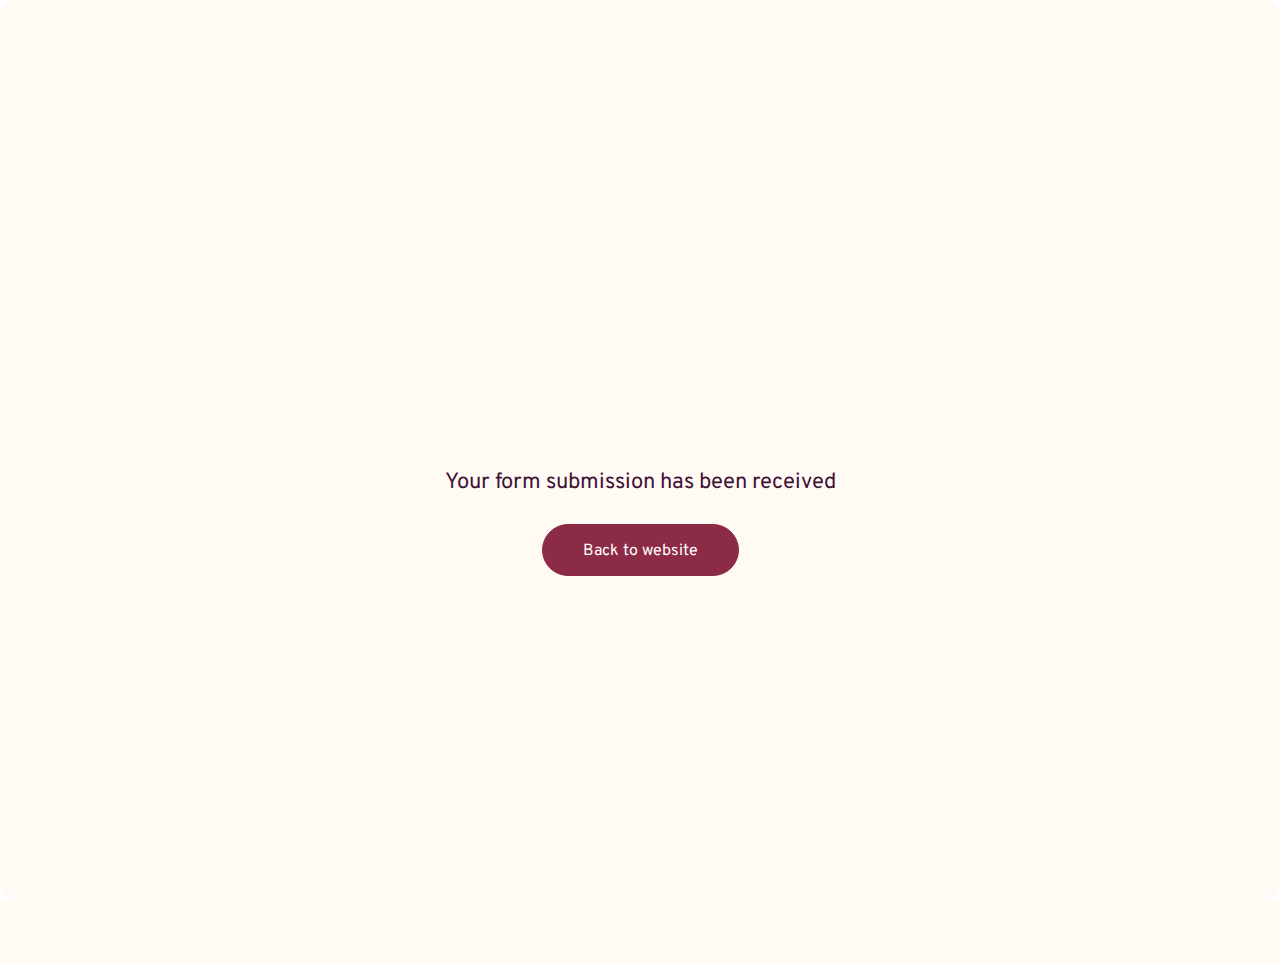
<file: contact/index.html>
<!doctype html>
<html lang="en">

<head>
	<title>Thank you!</title>
	<meta charset="UTF-8" />
	<link rel="stylesheet" href="../css/style.min.css" />
	<meta name="robots" content="noindex, nofollow" />
	<style>
		body {
			opacity: 0;
		}
	</style>
	<meta name="viewport" content="width=device-width, initial-scale=1.0" />
</head>

<body>
	<div class="wrapper">
		<header class="header"></header>
		<main class="page">
			<div class="page__seccess seccess">
				<div class="seccess__container seccess__container--center seccess__container--white">
					<h1 class="title title--seccess">Thank You!</h1>
					<div class="label label label--seccess">
						Your form submission has been received
					</div>
					<a data-watch class="button button--br" href="../index.html/">Back to website</a>
				</div>
			</div>
		</main>
		<footer class="footer"></footer>
	</div>
	<script src="../js/app.min.js"></script>
</body>

</html>
</file>
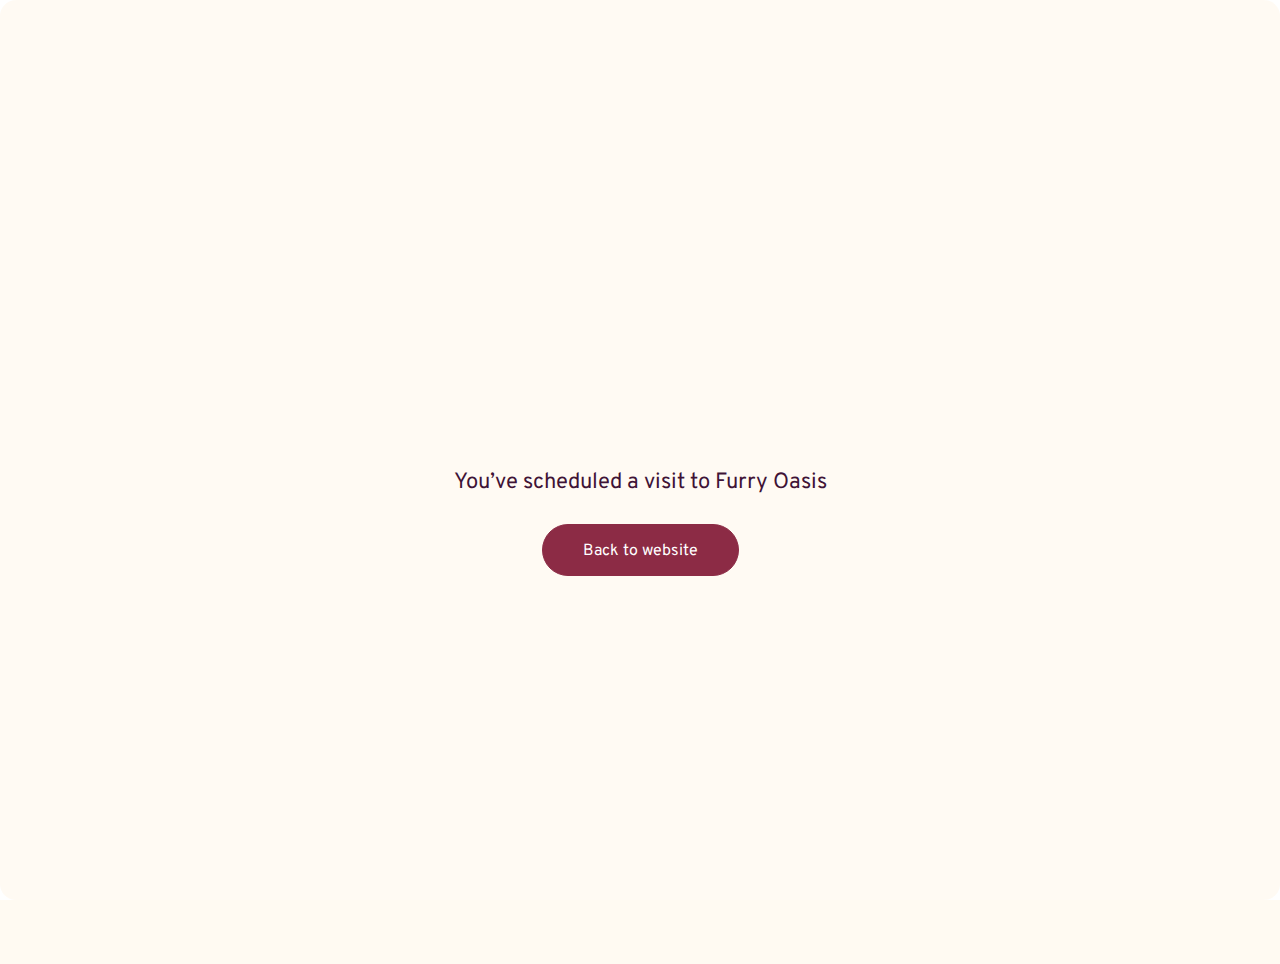
<file: schedule/index.html>
<!doctype html>
<html lang="en">

<head>
	<title>Thank you!</title>
	<meta charset="UTF-8" />
	<link rel="stylesheet" href="../css/style.min.css" />
	<meta name="robots" content="noindex, nofollow" />
	<style>
		body {
			opacity: 0;
		}
	</style>
	<meta name="viewport" content="width=device-width, initial-scale=1.0" />
</head>

<body>
	<div class="wrapper">
		<header class="header"></header>
		<main class="page">
			<div class="page__seccess seccess">
				<div class="seccess__container seccess__container--center seccess__container--white">
					<h1 class="title title--seccess">Thank You!</h1>
					<div class="label label label--seccess">
						You’ve scheduled a visit to Furry Oasis
					</div>
					<a data-watch class="button button--br" href="../index.html/">Back to website</a>
				</div>
			</div>
		</main>
		<footer class="footer"></footer>
	</div>
	<script src="../js/app.min.js"></script>
</body>

</html>
</file>
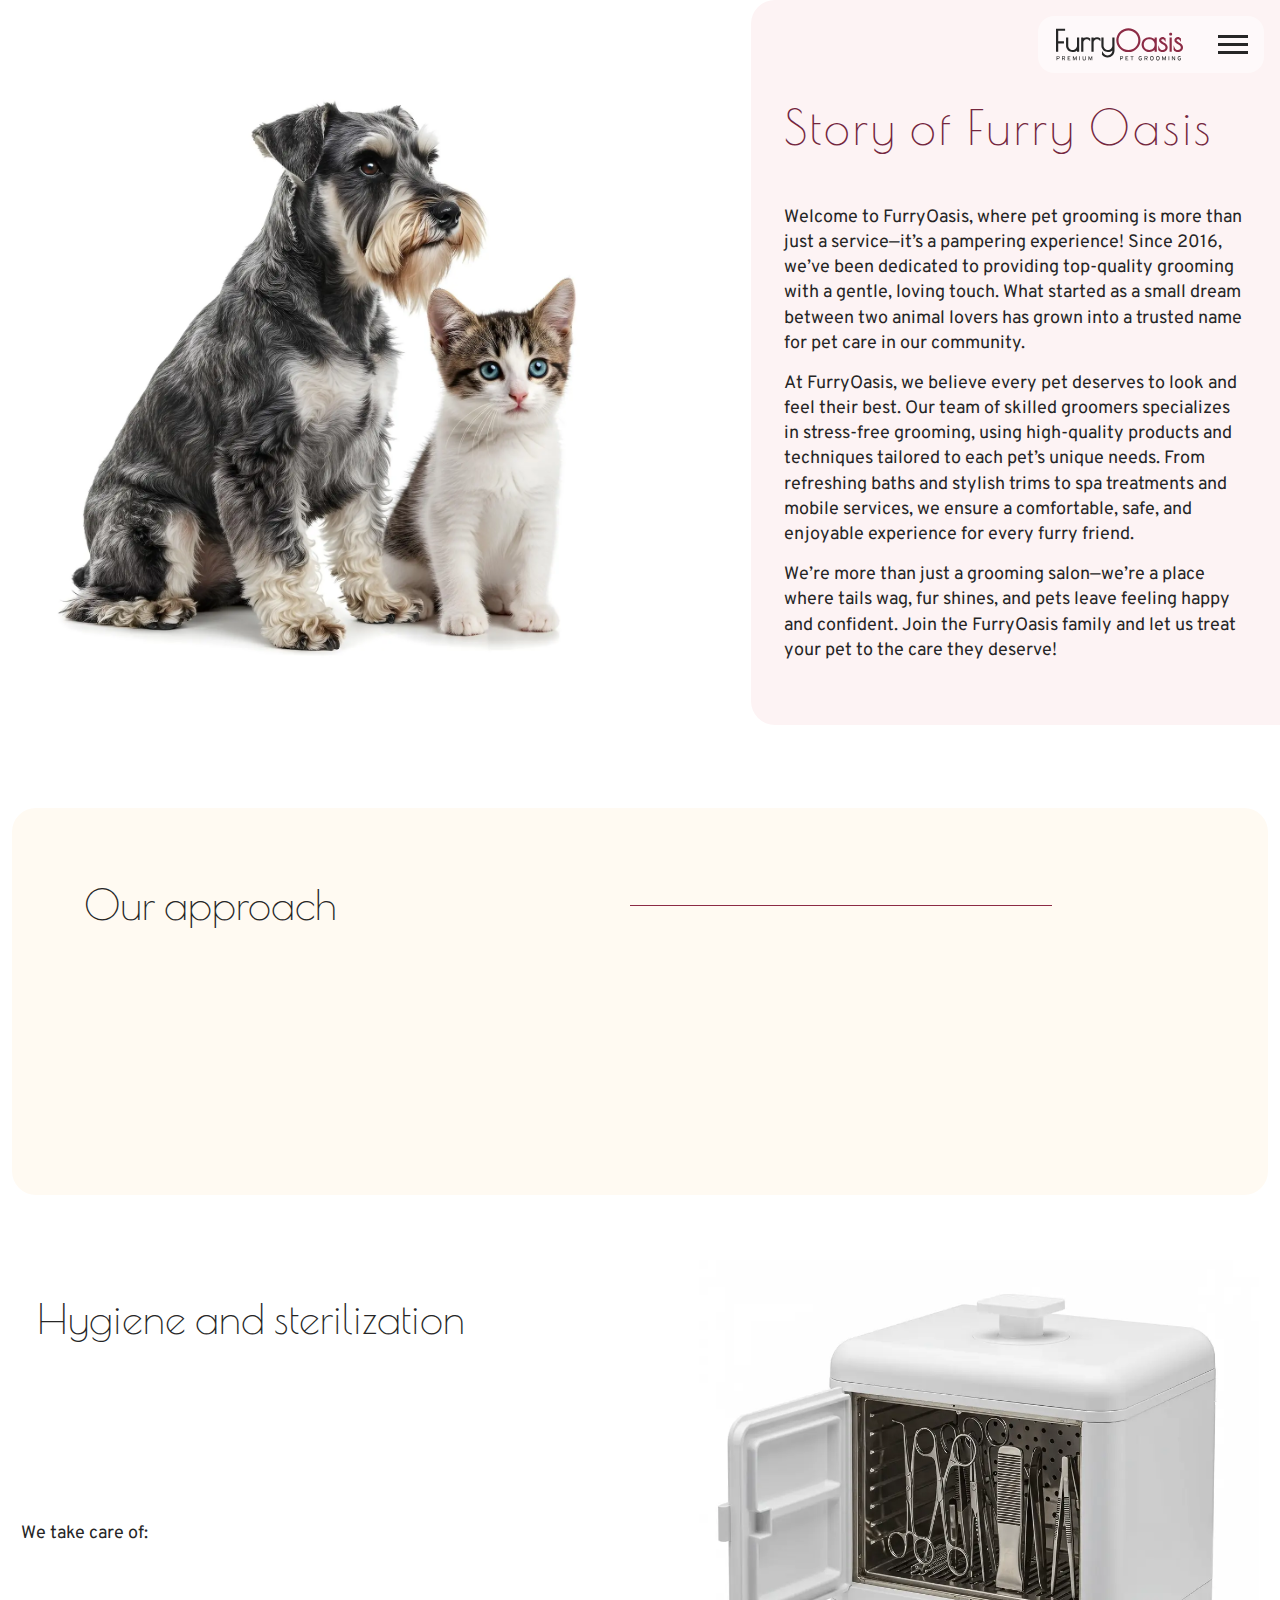
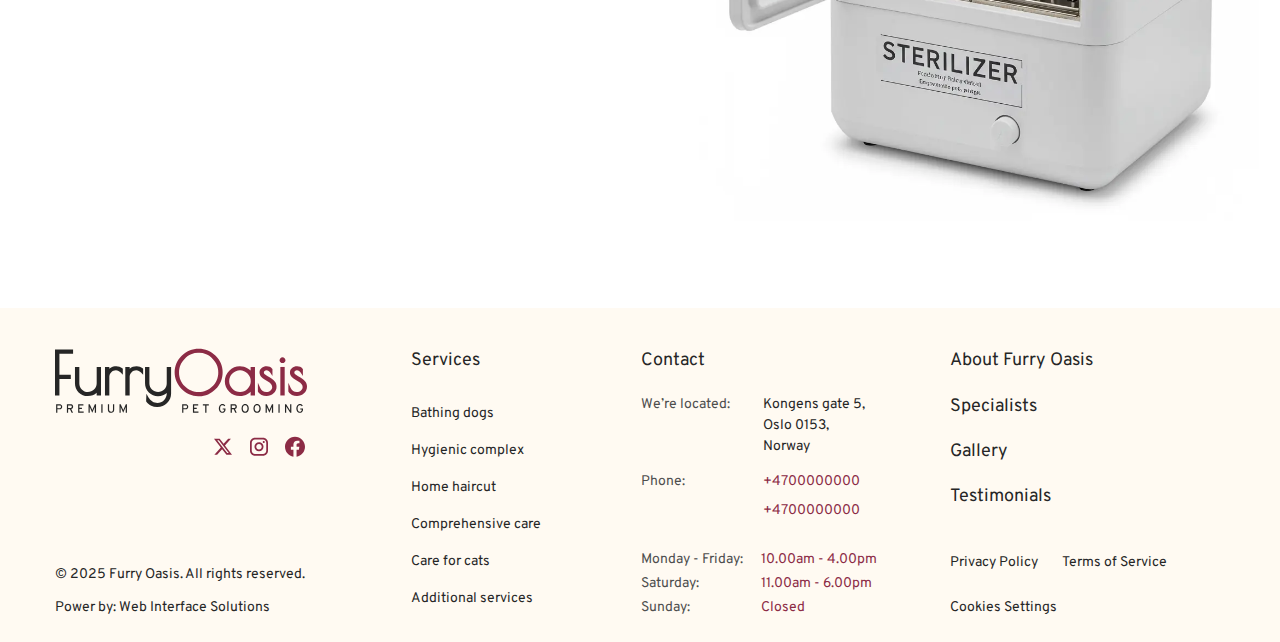
<file: about.html>
<!doctype html>
<html lang="en">

<head>
	<script async src="https://www.googletagmanager.com/gtag/js?id=G-Z068Y1ZDXC&_v=20250318161811"></script>
	<script>
		window.dataLayer = window.dataLayer || [];

		function gtag() {
			dataLayer.push(arguments);
		}
		gtag("js", new Date());

		gtag("config", "G-Z068Y1ZDXC");
	</script>
	<meta charset="UTF-8">
	<meta name="viewport" content="width=device-width, initial-scale=1.0">
	<meta name="format-detection" content="telephone=no">
	<meta name="description" content="Furry Oasis - About">
	<meta name="robots" content="noindex, nofollow">
	<title>Furry Oasis - About</title>
	<style>
		.loading body>*:not(#fls-preloader) {
			opacity: 0;
			visibility: hidden;
		}

		.loaded body>*:not(#fls-preloader) {
			transition:
				opacity 0.3s ease 0.1s,
				visibility 0.3s ease 0.1s;
			opacity: 1;
			visibility: visible;
		}
	</style>
	<link rel="stylesheet" href="css/style.min.css?_v=20250318161811">
	<link rel="shortcut icon" href="favicon.ico">
</head>

<body>
	<div class="wrapper">
		<header class="header">
			<nav class="header__nav">
				<a href="./" class="header__logo">
					<img class="header__logo-img ibg ibg--contain" src="img/logo.svg " alt="logo" />
				</a>
				<ul class="header__links">
					<li data-watch data-watch-once>
						<a class="header__link" href="about.html">About</a>
					</li>
					<li data-watch data-watch-once>
						<a class="header__link" href="./">Services</a>
					</li>
					<li data-watch data-watch-once>
						<a class="header__link" href="./">Specialists</a>
					</li>
					<li data-watch data-watch-once>
						<a class="header__link" href="./">Gallery</a>
					</li>
					<li data-watch data-watch-once>
						<a class="header__link" href="./">Testimonials</a>
					</li>
					<li data-watch data-watch-once>
						<a class="header__link" href="./">Blog</a>
					</li>
					<li data-watch data-watch-once>
						<a class="header__link" href="./">Contact</a>
					</li>
				</ul>
			</nav>

			<div class="header__actions header__actions--clear">
				<a href="./" class="header__logo">
					<img class="header__logo-img ibg ibg--contain" src="img/logo-color.svg " alt="logo" />
				</a>

				<button aria-label="menu" class="icon-menu icon-menu--clear">
					<span></span>
					<span></span>
					<span></span>
				</button>
			</div>
		</header>

		<main class="page">
			<section class="page__story story">
				<div class="story__cnt">
					<div class="story__img">
						<img class="story__image ibg ibg--contain" src="img/about/hero-about.webp" alt="Image" />
					</div>
					<div class="story__body">
						<div class="story__content">
							<h1 data-watch data-watch-once data-watch-threshold="0.6" class="story__title title">
								Story of Furry Oasis
							</h1>
							<div class="story__text text">
								<p data-watch data-watch-once>
									Welcome to FurryOasis, where pet grooming is more than just
									a service—it’s a pampering experience! Since 2016, we’ve
									been dedicated to providing top-quality grooming with a
									gentle, loving touch. What started as a small dream between
									two animal lovers has grown into a trusted name for pet care
									in our community.
								</p>
								<p data-watch data-watch-once>
									At FurryOasis, we believe every pet deserves to look and
									feel their best. Our team of skilled groomers specializes in
									stress-free grooming, using high-quality products and
									techniques tailored to each pet’s unique needs. From
									refreshing baths and stylish trims to spa treatments and
									mobile services, we ensure a comfortable, safe, and
									enjoyable experience for every furry friend.
								</p>
								<p data-watch data-watch-once>
									We’re more than just a grooming salon—we’re a place where
									tails wag, fur shines, and pets leave feeling happy and
									confident. Join the FurryOasis family and let us treat your
									pet to the care they deserve!
								</p>
							</div>
						</div>
					</div>
				</div>
			</section>
			<section class="page__approach approach">
				<div class="approach__cnt">
					<div class="block-header block-header--lr">
						<div class="block-header__lines">
							<h2 data-watch data-watch-once class="block-header__title">
								Our approach
							</h2>
							<div class="block-header__line"></div>
							<div class="block-header__label">Furry Oasis</div>
						</div>
						<div class="block-header__text text">
							<div data-watch data-watch-once>
								<p data-watch data-watch-once>
									We’ve created a cozy and luxurious space where your furry
									friend gets top-notch care and pampering. Our approach
									combines high-quality grooming with a personalized touch,
									ensuring that every pet looks and feels their best. We use
									only premium products, the latest equipment, and gentle
									techniques to keep their coat healthy, shiny, and soft. It’s
									not just about appearance—it’s about their well-being too.
								</p>
							</div>

							<div data-watch data-watch-once>
								<p data-watch data-watch-once>
									We know that every pet is unique, so we take the time to
									understand their personality and needs. Our experienced
									groomers work with patience and care, creating a calm and
									stress-free experience. At our salon, grooming isn’t just a
									service—it’s a special moment of love and care that leaves
									your pet happy, relaxed, and looking fabulous.
								</p>
							</div>
						</div>
					</div>
				</div>
			</section>
			<section class="page__hygiene hygiene">
				<div class="hygiene__container">
					<div class="hygiene__body">
						<h2 class="hygiene__title">Hygiene and sterilization</h2>
						<div class="hygiene__content">
							<div class="hygiene__text text">
								<p data-watch data-watch-once>
									At Furry Oasis, the health of your pets is our top priority,
									so we pay special attention to cleanliness and safety.
									Disinfection and sterilization are an integral part of our
									work, ensuring comfort and protection for every tailed
									guest.
								</p>
							</div>
							<div class="hygiene__list">
								We take care of:
								<ul>
									<li data-watch data-watch-once>
										Sanitizing all surfaces after each visitor;
									</li>
									<li data-watch data-watch-once>
										Sterilizing instruments after each client;
									</li>
									<li data-watch data-watch-once>
										Using disposable materials for hygiene procedures;
									</li>
									<li data-watch data-watch-once>
										Regular antibacterial and antiparasitic disinfection of
										the entire salon.
									</li>
								</ul>
							</div>
							<div class="hygiene__text text">
								<p data-watch data-watch-once>
									By entrusting us with your pet, you can be sure that it is
									in a clean, safe and comfortable environment!
								</p>
							</div>
						</div>
					</div>
					<div class="hygiene__img">
						<img class="hygiene__image ibg ibg--contain" src="img/about/sterilizer.webp" alt="Image" />
					</div>
				</div>
			</section>
		</main>
		<footer class="footer">
			<div class="footer__column">
				<div class="footer__top">
					<a data-goto-header data-goto=".wrapper" href="#" class="footer__logo">
						<img class="footer__image ibg" src="img/logo-color.svg" alt="Image" />
					</a>
					<div class="footer__social">
						<a href="#" class="footer__imglink">
							<img class="footer__simage ibg" src="img/icons/s-fb.svg" alt="Image" />
						</a>
						<a href="#" class="footer__imglink">
							<img class="footer__simage ibg" src="img/icons/s-inst.svg" alt="Image" />
						</a>
						<a href="#" class="footer__imglink">
							<img class="footer__simage ibg" src="img/icons/s-x.svg" alt="Image" />
						</a>
					</div>
				</div>
				<div class="footer__bottom">
					<div>© 2025 Furry Oasis. All rights reserved.</div>
					<div>
						Power by:
						<a class="footer__link" target="_blank" href="https://webintersol.com/">
							Web Interface Solutions</a>
					</div>
				</div>
			</div>
			<div class="footer__column">
				<h2 class="footer__title">Services</h2>
				<div class="footer__items">
					<a href="./" class="footer__link footer__link--small">Bathing dogs</a>
					<a href="./" class="footer__link footer__link--small">Hygienic complex</a>
					<a href="./" class="footer__link footer__link--small">Home haircut</a>
					<a href="./" class="footer__link footer__link--small">Comprehensive care</a>
					<a href="./" class="footer__link footer__link--small">Care for cats</a>
					<a href="./" class="footer__link footer__link--small">Additional services</a>
				</div>
			</div>
			<div class="footer__column">
				<h2 class="footer__title">Contact</h2>
				<div class="footer__contact">
					<address class="footer__box">
						<div class="footer__start">We’re located:</div>
						<div class="footer__end">Kongens gate 5, Oslo 0153, Norway</div>
						<!-- <div class="footer__end">Oslo, Norway</div> -->
					</address>
					<div class="footer__box">
						<div class="footer__start">Phone:</div>
						<div class="footer__end footer__end--color">
							<a href="tel:+4700000000">+4700000000 </a>
							<a href="tel:+4700000000">+4700000000 </a>
						</div>
					</div>

					<div class="footer__schedule">
						<div class="footer__start">Monday - Friday:</div>
						<div class="footer__end footer__end--color">10.00am - 4.00pm</div>
						<div class="footer__start">Saturday:</div>
						<div class="footer__end footer__end--color">11.00am - 6.00pm</div>
						<div class="footer__start">Sunday:</div>
						<div class="footer__end footer__end--color">Closed</div>
					</div>
				</div>
			</div>
			<div class="footer__column">
				<div class="footer__items footer__items--m">
					<a href="about.html" class="footer__link">About Furry Oasis</a>
					<a href="./" class="footer__link">Specialists</a>
					<a href="./" class="footer__link">Gallery</a>
					<a href="./" class="footer__link">Testimonials</a>
				</div>
				<div class="footer__terms">
					<a class="footer__link" href="#">Privacy Policy</a>
					<a class="footer__link" href="#">Terms of Service</a>
					<a class="footer__link" href="#">Cookies Settings</a>
				</div>
			</div>
		</footer>

	</div>
	<div>
		<div id="fls-preloader">
			<script>
				function preloader() {
					const preloaderImages = document.querySelector("[data-preloader]") ?
						document.querySelectorAll("[data-preloader] img") :
						document.querySelectorAll("img");

					// Налаштування
					const bgColor = "#000";
					const textColor = "#002117";
					const stroke = "#8c2b45";
					const fill = "#000";
					const strokeWidth = 1 + "%";

					if (preloaderImages.length) {
						const preloaderStyleTemplate = `
				<style>
					* {
						padding: 0px;
						margin: 0px;
						border: 0px;
						box-sizing: border-box;
					}
					/* Головний блок */
					#fls-preloader{
						pointer-events: none;
						z-index: -1;
						position: fixed;
						width: 100%;
						height: 100%;
						top: 0;
						left: 0;
						display: flex;
						justify-content:center;
						align-items: center;
						background-color: ${bgColor};
						transition: opacity 0.3s ease, visibility 0.3s ease ;
					}
					/* Блок з елементами */
					.fls-preloader-body{
						position: relative;
						width: 20%;
						font-size: 8vw;
						aspect-ratio: 1;
						display: flex;
						flex-direction: column;
						align-items: center;
						justify-content: center;
					}

					.preloader-counter{
						position: relative;
						text-align: center;
						width: 100%;
					}

					img {
						vertical-align: top;
						}

					.preloader-counter img{
          
						width: 70%;
          
						aspect-ratio: 1 / 1;
					}
					.lock body{
						overflow: hidden;
						touch-action: none;
						overscroll-behavior: none;
					}

					@media (max-width: 61.99875em) {
						.fls-preloader-body{
							width: 30%;
						}
					}

					@media (max-width: 29.99875em) {
						.fls-preloader-body{
							width: 50%;
						}
					}
				
				</style>`;

						document.head.insertAdjacentHTML("beforeend", preloaderStyleTemplate);

						const preloaderTemplate = document.querySelector("#fls-preloader");

						const preloaderBody = document.createElement("div");
						preloaderBody.classList.add("fls-preloader-body");

						const preloaderBodyWidth =
							preloaderTemplate.appendChild(preloaderBody).offsetWidth;

						const preloaderPrg = `
						<svg style="position: absolute; top: 0px; left: 0px; width: 100%; height: 100%; fill: ${fill}; stroke: ${stroke}; stroke-width: ${strokeWidth};">
							<circle class="preloader-circle" stroke-linecap="round" cx=${preloaderBodyWidth / 2} cy=${preloaderBodyWidth / 2} r="${(preloaderBodyWidth * (1 - parseFloat(strokeWidth) / 100)) / 2}"></circle>
						</svg>
						<div class="preloader-counter"> 
							<img src="img/logo.svg" alt="loader">
						</div>
				`;

						preloaderBody.insertAdjacentHTML("beforeend", preloaderPrg);
						document.body.appendChild(preloaderTemplate);

						const counter = document.querySelector(".preloader-counter");

						const preloaderCircle = document.querySelector(".preloader-circle");
						const totalLength = preloaderCircle.getTotalLength();

						preloaderCircle.setAttribute("stroke-dasharray", totalLength);
						preloaderCircle.setAttribute("stroke-dashoffset", totalLength);

						setTimeout(() => {
							preloaderCircle.style.transition = "stroke-dashoffset 0.3s linear";
						}, 0);

						htmlDocument = document.documentElement;
						let imagesLoadedCount = (progress = 0);

						htmlDocument.classList.add("loading");
						htmlDocument.classList.add("lock");

						preloaderImages.forEach((preloaderImage) => {
							const imgClone = document.createElement("img");
							if (imgClone) {
								imgClone.onload = imageLoaded;
								imgClone.onerror = imageLoaded;
								preloaderImage.dataset.src ?
									(imgClone.src = preloaderImage.dataset.src) :
									(imgClone.src = preloaderImage.src);
							}
						});

						function setValueProgress(progress) {
							preloaderCircle.setAttribute("stroke-dashoffset", progress);
						}

						function imageLoaded() {
							imagesLoadedCount++;
							progress = (totalLength / preloaderImages.length) * imagesLoadedCount;
							setValueProgress(totalLength - progress);

							if (Math.floor(progress) + 1 >= Math.floor(totalLength)) {
								addLoadedClass();
							} else null;
						}

						function addLoadedClass() {
							htmlDocument.classList.add("loaded");
							htmlDocument.classList.remove("lock");
							htmlDocument.classList.remove("loading");
							setInterval(() => {
								preloaderTemplate.remove();
							}, 100);
						}
					} else {
						preloaderTemplate.remove();
					}
				}
				preloader();
			</script>
		</div>
	</div>
	<script src="js/app.min.js?_v=20250318161811"></script>
</body>

</html>
</file>
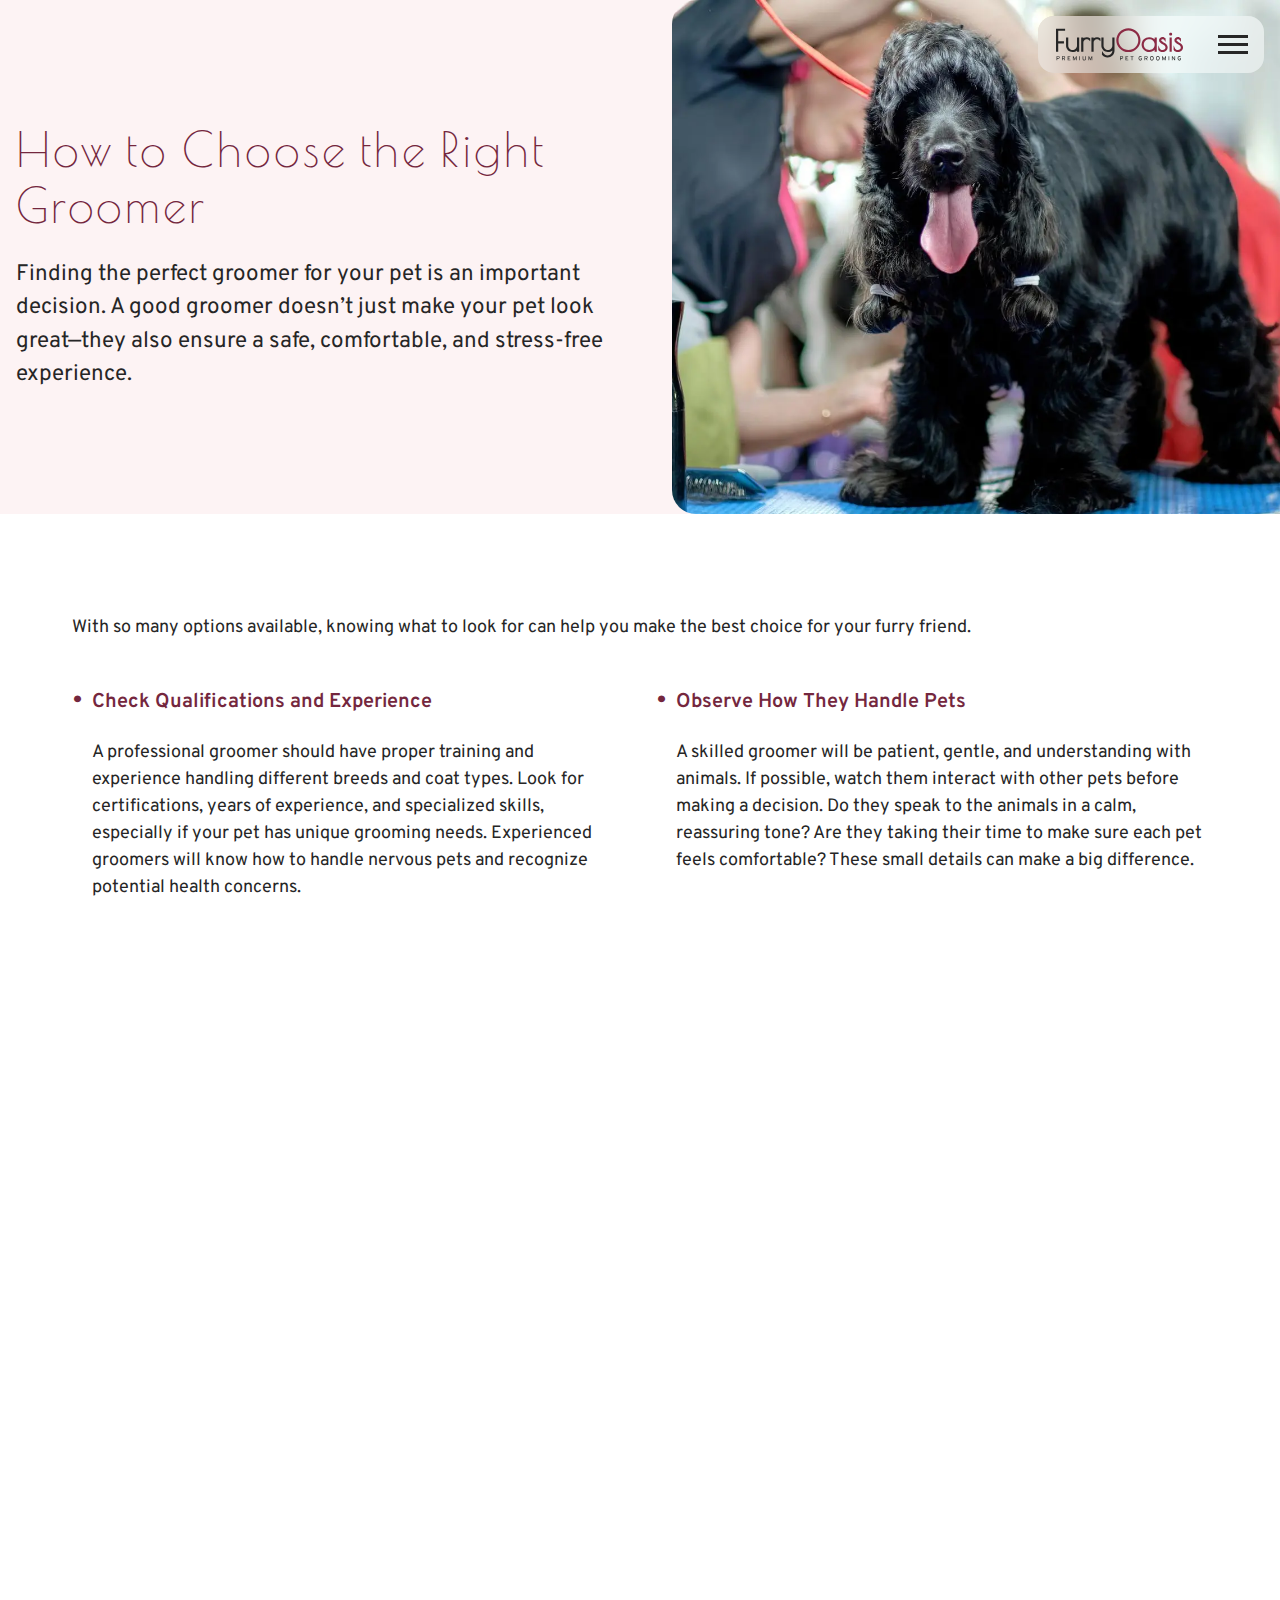
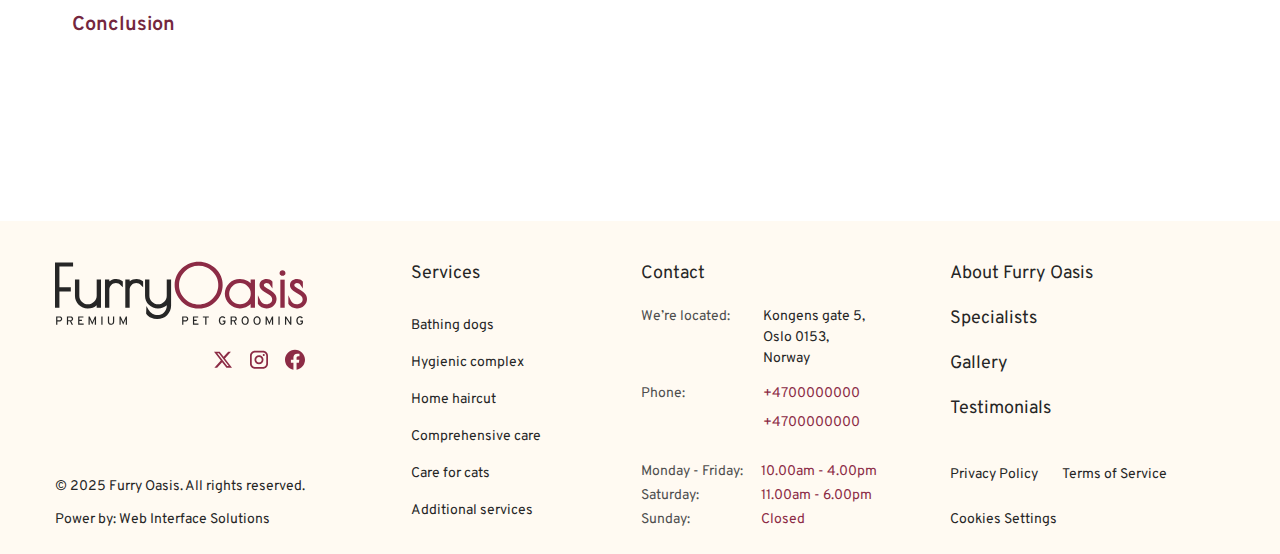
<file: how_to_choose_the_right_groomer.html>
<!doctype html>
<html lang="en">

<head>
	<script async src="https://www.googletagmanager.com/gtag/js?id=G-Z068Y1ZDXC&_v=20250318161811"></script>
	<script>
		window.dataLayer = window.dataLayer || [];

		function gtag() {
			dataLayer.push(arguments);
		}
		gtag("js", new Date());

		gtag("config", "G-Z068Y1ZDXC");
	</script>
	<meta charset="UTF-8">
	<meta name="viewport" content="width=device-width, initial-scale=1.0">
	<meta name="format-detection" content="telephone=no">
	<meta name="description" content="Furry Oasis - How to Choose the Right Groomer">
	<meta name="robots" content="noindex, nofollow">
	<title>How to Choose the Right Groomer</title>
	<style>
		.loading body>*:not(#fls-preloader) {
			opacity: 0;
			visibility: hidden;
		}

		.loaded body>*:not(#fls-preloader) {
			transition:
				opacity 0.3s ease 0.1s,
				visibility 0.3s ease 0.1s;
			opacity: 1;
			visibility: visible;
		}
	</style>
	<link rel="stylesheet" href="css/style.min.css?_v=20250318161811">
	<link rel="shortcut icon" href="favicon.ico">
</head>

<body>
	<div class="wrapper">
		<header class="header">
			<nav class="header__nav">
				<a href="./" class="header__logo">
					<img class="header__logo-img ibg ibg--contain" src="img/logo.svg " alt="logo" />
				</a>
				<ul class="header__links">
					<li data-watch data-watch-once>
						<a class="header__link" href="about.html">About</a>
					</li>
					<li data-watch data-watch-once>
						<a class="header__link" href="./">Services</a>
					</li>
					<li data-watch data-watch-once>
						<a class="header__link" href="./">Specialists</a>
					</li>
					<li data-watch data-watch-once>
						<a class="header__link" href="./">Gallery</a>
					</li>
					<li data-watch data-watch-once>
						<a class="header__link" href="./">Testimonials</a>
					</li>
					<li data-watch data-watch-once>
						<a class="header__link" href="./">Blog</a>
					</li>
					<li data-watch data-watch-once>
						<a class="header__link" href="./">Contact</a>
					</li>
				</ul>
			</nav>

			<div class="header__actions header__actions--clear">
				<a href="./" class="header__logo">
					<img class="header__logo-img ibg ibg--contain" src="img/logo-color.svg " alt="logo" />
				</a>

				<button aria-label="menu" class="icon-menu icon-menu--clear">
					<span></span>
					<span></span>
					<span></span>
				</button>
			</div>
		</header>

		<main class="page">
			<section class="page__blog-hero blog-hero">
				<div class="blog-hero__content">
					<div class="blog-hero__body">
						<h1 data-watch data-watch-once data-watch-threshold="0.6" class="blog-hero__title title">
							How to Choose the Right Groomer
						</h1>
						<div class="blog-hero__text text">
							<p data-watch data-watch-once>
								Finding the perfect groomer for your pet is an important
								decision. A good groomer doesn’t just make your pet look
								great—they also ensure a safe, comfortable, and stress-free
								experience.
							</p>
						</div>
					</div>
					<div class="blog-hero__img">
						<img class="blog-hero__image ibg" src="img/blog/5-5.webp" alt="Image" />
					</div>
				</div>
			</section>
			<section class="page__content content">
				<div class="content__cnt">
					<div class="content__text text">
						<p data-watch data-watch-once>
							With so many options available, knowing what to look for can
							help you make the best choice for your furry friend.
						</p>
					</div>
					<div class="content__body">
						<div class="content__items">
							<ul class="content__column">
								<li data-watch data-watch-once>
									<h2>Check Qualifications and Experience</h2>
									<div>
										<p>
											A professional groomer should have proper training and
											experience handling different breeds and coat types.
											Look for certifications, years of experience, and
											specialized skills, especially if your pet has unique
											grooming needs. Experienced groomers will know how to
											handle nervous pets and recognize potential health
											concerns.
										</p>
									</div>
								</li>
								<li data-watch data-watch-once>
									<h2>Visit the Grooming Facility</h2>
									<div>
										<p>
											Before booking an appointment, visit the grooming salon
											to see the environment. A reputable groomer will
											maintain a clean, safe, and well-organized space. Check
											if the facility is free of strong odors, has sanitized
											tools, and provides a comfortable area for pets to wait.
										</p>
									</div>
								</li>
								<li data-watch data-watch-once>
									<h2>Ask About Grooming Techniques and Products</h2>
									<div>
										<p>
											Different pets have different sensitivities, so it’s
											important to ask about the products and techniques used.
											A good groomer should use pet-safe shampoos and
											conditioners suited to your pet’s skin and coat type. If
											your pet has allergies or skin conditions, the groomer
											should be willing to accommodate special requests.
										</p>
									</div>
								</li>
								<li data-watch data-watch-once>
									<h2>Read Reviews and Ask for Recommendations</h2>
									<div>
										<p>
											Online reviews and word-of-mouth recommendations are
											great ways to find a trustworthy groomer. Ask fellow pet
											owners, your veterinarian, or local pet groups for their
											experiences. Look for groomers with consistently
											positive feedback regarding their professionalism, care,
											and customer service.
										</p>
									</div>
								</li>
							</ul>
							<ul class="content__column">
								<li data-watch data-watch-once>
									<h2>Observe How They Handle Pets</h2>
									<div>
										<p>
											A skilled groomer will be patient, gentle, and
											understanding with animals. If possible, watch them
											interact with other pets before making a decision. Do
											they speak to the animals in a calm, reassuring tone?
											Are they taking their time to make sure each pet feels
											comfortable? These small details can make a big
											difference.
										</p>
									</div>
								</li>
								<li data-watch data-watch-once>
									<h2>Inquire About Safety Measures</h2>
									<div>
										<p>
											Your pet’s safety should always come first. Ask about
											the salon’s procedures for handling anxious pets,
											emergency situations, and sanitation. A responsible
											groomer will have protocols in place to prevent
											accidents and ensure a low-stress experience for every
											pet.
										</p>
									</div>
								</li>
								<li data-watch data-watch-once>
									<h2>Start with a Trial Appointment</h2>
									<div>
										<p>
											If you’re unsure, book a simple service like a bath or
											nail trim before scheduling a full grooming session.
											This allows you to see how your pet reacts to the
											groomer and whether they feel comfortable in the
											environment.
										</p>
									</div>
								</li>
							</ul>
						</div>
					</div>
					<h2 class="content__title">Conclusion</h2>
					<div class="content__text text">
						<p data-watch data-watch-once>
							Choosing the right groomer is essential for your pet’s health,
							comfort, and happiness. By doing some research, visiting the
							facility, and ensuring they prioritize safety and gentle care,
							you can find a
						</p>
					</div>
				</div>
			</section>
		</main>
		<footer class="footer">
			<div class="footer__column">
				<div class="footer__top">
					<a data-goto-header data-goto=".wrapper" href="#" class="footer__logo">
						<img class="footer__image ibg" src="img/logo-color.svg" alt="Image" />
					</a>
					<div class="footer__social">
						<a href="#" class="footer__imglink">
							<img class="footer__simage ibg" src="img/icons/s-fb.svg" alt="Image" />
						</a>
						<a href="#" class="footer__imglink">
							<img class="footer__simage ibg" src="img/icons/s-inst.svg" alt="Image" />
						</a>
						<a href="#" class="footer__imglink">
							<img class="footer__simage ibg" src="img/icons/s-x.svg" alt="Image" />
						</a>
					</div>
				</div>
				<div class="footer__bottom">
					<div>© 2025 Furry Oasis. All rights reserved.</div>
					<div>
						Power by:
						<a class="footer__link" target="_blank" href="https://webintersol.com/">
							Web Interface Solutions</a>
					</div>
				</div>
			</div>
			<div class="footer__column">
				<h2 class="footer__title">Services</h2>
				<div class="footer__items">
					<a href="./" class="footer__link footer__link--small">Bathing dogs</a>
					<a href="./" class="footer__link footer__link--small">Hygienic complex</a>
					<a href="./" class="footer__link footer__link--small">Home haircut</a>
					<a href="./" class="footer__link footer__link--small">Comprehensive care</a>
					<a href="./" class="footer__link footer__link--small">Care for cats</a>
					<a href="./" class="footer__link footer__link--small">Additional services</a>
				</div>
			</div>
			<div class="footer__column">
				<h2 class="footer__title">Contact</h2>
				<div class="footer__contact">
					<address class="footer__box">
						<div class="footer__start">We’re located:</div>
						<div class="footer__end">Kongens gate 5, Oslo 0153, Norway</div>
						<!-- <div class="footer__end">Oslo, Norway</div> -->
					</address>
					<div class="footer__box">
						<div class="footer__start">Phone:</div>
						<div class="footer__end footer__end--color">
							<a href="tel:+4700000000">+4700000000 </a>
							<a href="tel:+4700000000">+4700000000 </a>
						</div>
					</div>

					<div class="footer__schedule">
						<div class="footer__start">Monday - Friday:</div>
						<div class="footer__end footer__end--color">10.00am - 4.00pm</div>
						<div class="footer__start">Saturday:</div>
						<div class="footer__end footer__end--color">11.00am - 6.00pm</div>
						<div class="footer__start">Sunday:</div>
						<div class="footer__end footer__end--color">Closed</div>
					</div>
				</div>
			</div>
			<div class="footer__column">
				<div class="footer__items footer__items--m">
					<a href="about.html" class="footer__link">About Furry Oasis</a>
					<a href="./" class="footer__link">Specialists</a>
					<a href="./" class="footer__link">Gallery</a>
					<a href="./" class="footer__link">Testimonials</a>
				</div>
				<div class="footer__terms">
					<a class="footer__link" href="#">Privacy Policy</a>
					<a class="footer__link" href="#">Terms of Service</a>
					<a class="footer__link" href="#">Cookies Settings</a>
				</div>
			</div>
		</footer>

	</div>
	<div>
		<div id="fls-preloader">
			<script>
				function preloader() {
					const preloaderImages = document.querySelector("[data-preloader]") ?
						document.querySelectorAll("[data-preloader] img") :
						document.querySelectorAll("img");

					// Налаштування
					const bgColor = "#000";
					const textColor = "#002117";
					const stroke = "#8c2b45";
					const fill = "#000";
					const strokeWidth = 1 + "%";

					if (preloaderImages.length) {
						const preloaderStyleTemplate = `
				<style>
					* {
						padding: 0px;
						margin: 0px;
						border: 0px;
						box-sizing: border-box;
					}
					/* Головний блок */
					#fls-preloader{
						pointer-events: none;
						z-index: -1;
						position: fixed;
						width: 100%;
						height: 100%;
						top: 0;
						left: 0;
						display: flex;
						justify-content:center;
						align-items: center;
						background-color: ${bgColor};
						transition: opacity 0.3s ease, visibility 0.3s ease ;
					}
					/* Блок з елементами */
					.fls-preloader-body{
						position: relative;
						width: 20%;
						font-size: 8vw;
						aspect-ratio: 1;
						display: flex;
						flex-direction: column;
						align-items: center;
						justify-content: center;
					}

					.preloader-counter{
						position: relative;
						text-align: center;
						width: 100%;
					}

					img {
						vertical-align: top;
						}

					.preloader-counter img{
          
						width: 70%;
          
						aspect-ratio: 1 / 1;
					}
					.lock body{
						overflow: hidden;
						touch-action: none;
						overscroll-behavior: none;
					}

					@media (max-width: 61.99875em) {
						.fls-preloader-body{
							width: 30%;
						}
					}

					@media (max-width: 29.99875em) {
						.fls-preloader-body{
							width: 50%;
						}
					}
				
				</style>`;

						document.head.insertAdjacentHTML("beforeend", preloaderStyleTemplate);

						const preloaderTemplate = document.querySelector("#fls-preloader");

						const preloaderBody = document.createElement("div");
						preloaderBody.classList.add("fls-preloader-body");

						const preloaderBodyWidth =
							preloaderTemplate.appendChild(preloaderBody).offsetWidth;

						const preloaderPrg = `
						<svg style="position: absolute; top: 0px; left: 0px; width: 100%; height: 100%; fill: ${fill}; stroke: ${stroke}; stroke-width: ${strokeWidth};">
							<circle class="preloader-circle" stroke-linecap="round" cx=${preloaderBodyWidth / 2} cy=${preloaderBodyWidth / 2} r="${(preloaderBodyWidth * (1 - parseFloat(strokeWidth) / 100)) / 2}"></circle>
						</svg>
						<div class="preloader-counter"> 
							<img src="img/logo.svg" alt="loader">
						</div>
				`;

						preloaderBody.insertAdjacentHTML("beforeend", preloaderPrg);
						document.body.appendChild(preloaderTemplate);

						const counter = document.querySelector(".preloader-counter");

						const preloaderCircle = document.querySelector(".preloader-circle");
						const totalLength = preloaderCircle.getTotalLength();

						preloaderCircle.setAttribute("stroke-dasharray", totalLength);
						preloaderCircle.setAttribute("stroke-dashoffset", totalLength);

						setTimeout(() => {
							preloaderCircle.style.transition = "stroke-dashoffset 0.3s linear";
						}, 0);

						htmlDocument = document.documentElement;
						let imagesLoadedCount = (progress = 0);

						htmlDocument.classList.add("loading");
						htmlDocument.classList.add("lock");

						preloaderImages.forEach((preloaderImage) => {
							const imgClone = document.createElement("img");
							if (imgClone) {
								imgClone.onload = imageLoaded;
								imgClone.onerror = imageLoaded;
								preloaderImage.dataset.src ?
									(imgClone.src = preloaderImage.dataset.src) :
									(imgClone.src = preloaderImage.src);
							}
						});

						function setValueProgress(progress) {
							preloaderCircle.setAttribute("stroke-dashoffset", progress);
						}

						function imageLoaded() {
							imagesLoadedCount++;
							progress = (totalLength / preloaderImages.length) * imagesLoadedCount;
							setValueProgress(totalLength - progress);

							if (Math.floor(progress) + 1 >= Math.floor(totalLength)) {
								addLoadedClass();
							} else null;
						}

						function addLoadedClass() {
							htmlDocument.classList.add("loaded");
							htmlDocument.classList.remove("lock");
							htmlDocument.classList.remove("loading");
							setInterval(() => {
								preloaderTemplate.remove();
							}, 100);
						}
					} else {
						preloaderTemplate.remove();
					}
				}
				preloader();
			</script>
		</div>
	</div>
	<script src="js/app.min.js?_v=20250318161811"></script>
</body>

</html>
</file>
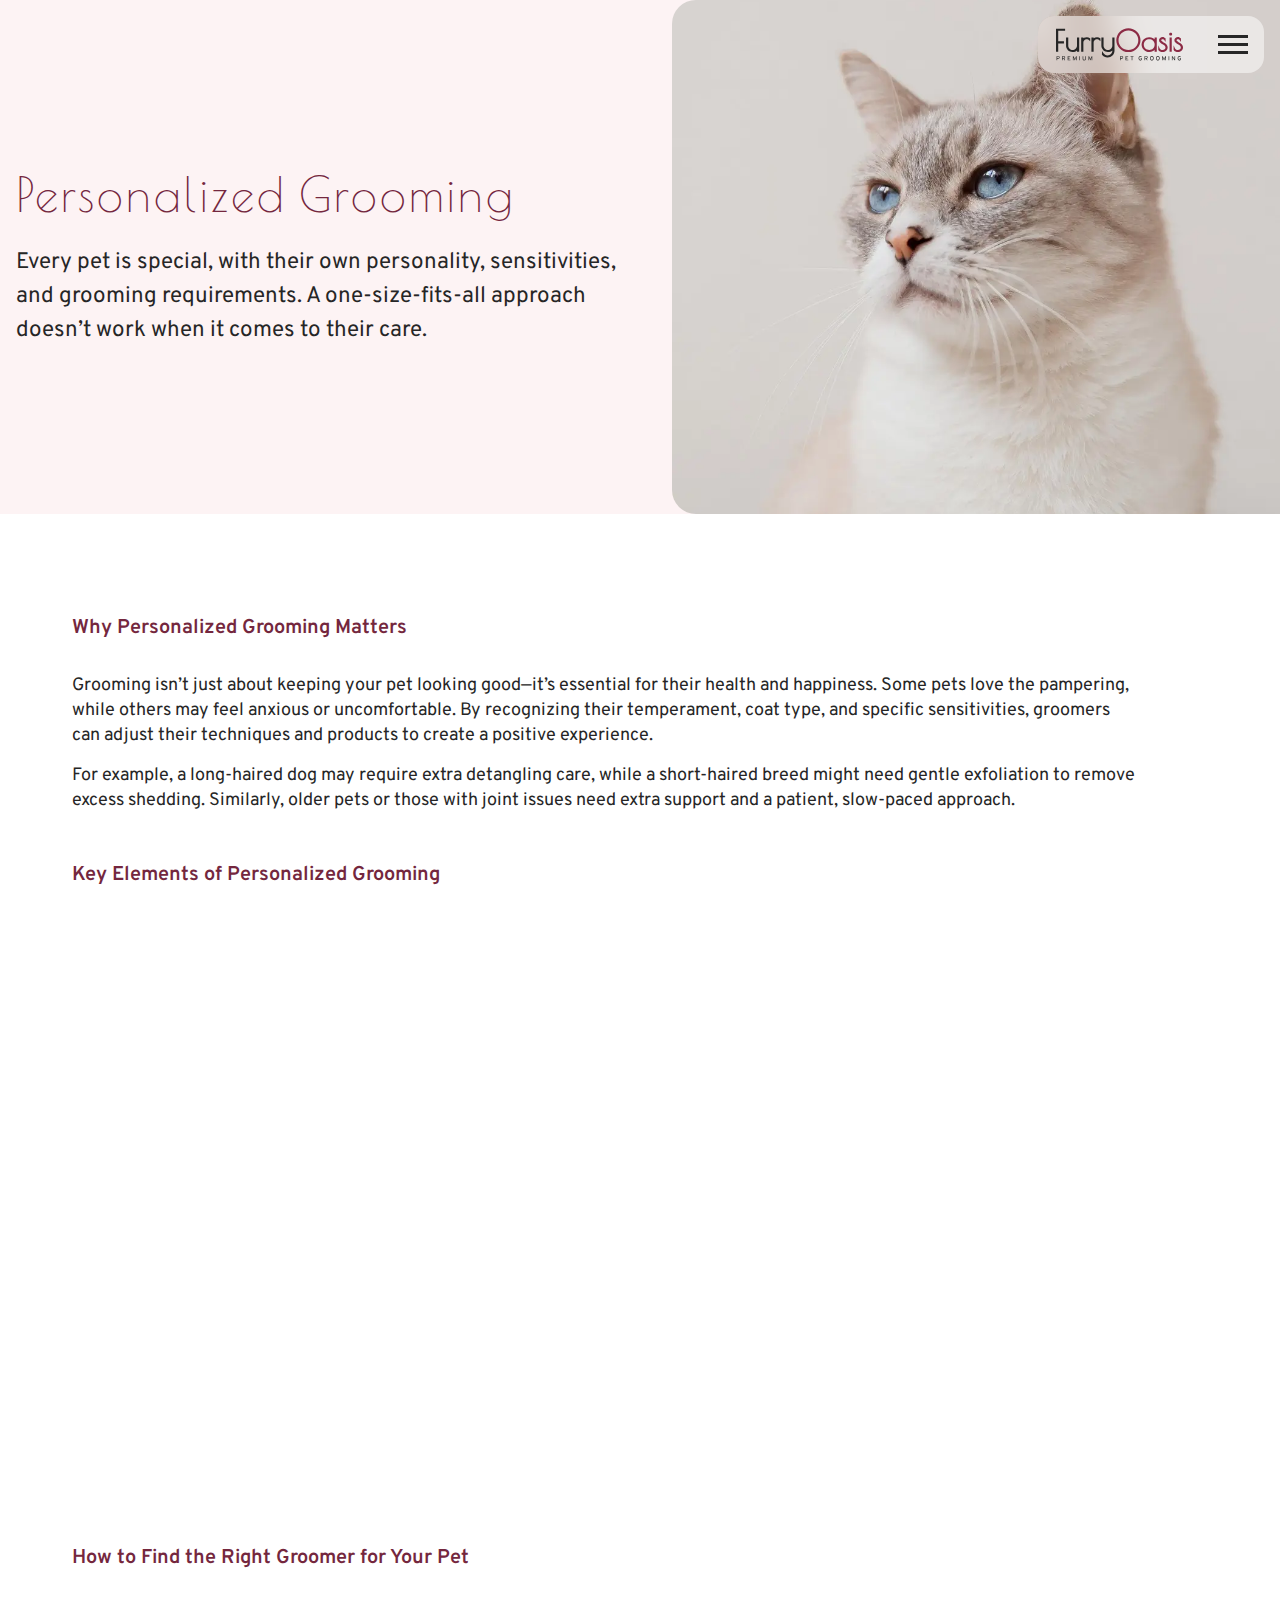
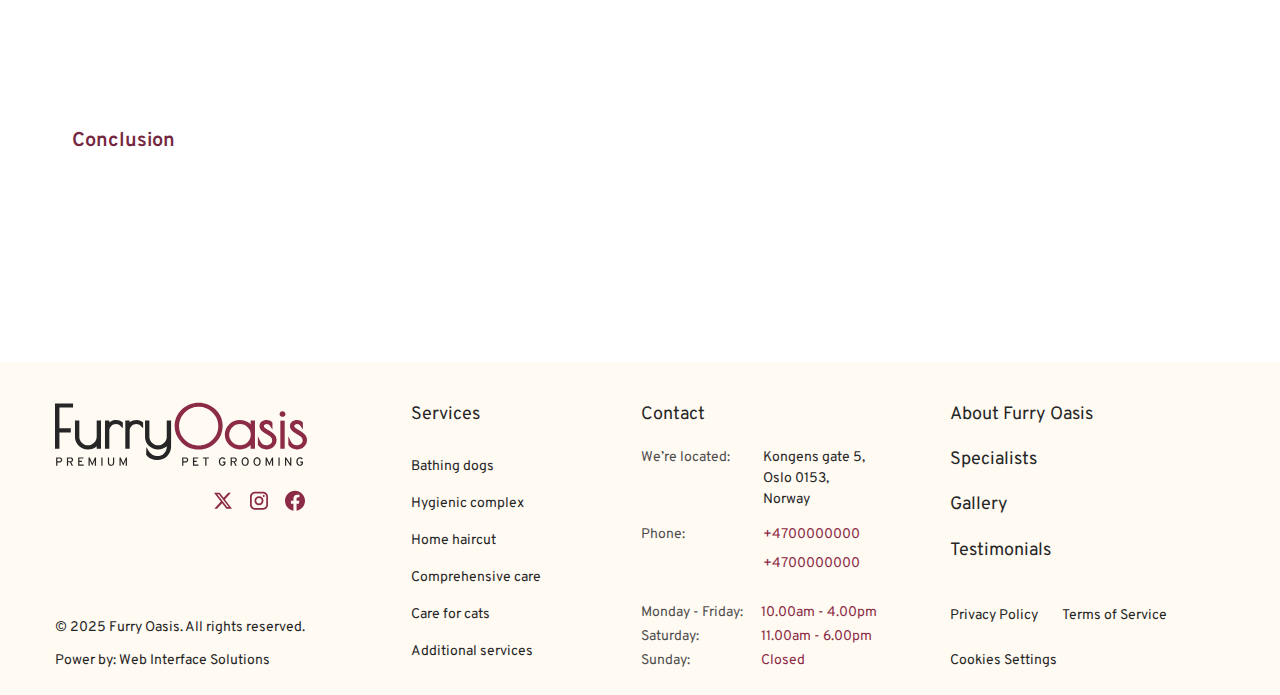
<file: personalized_grooming.html>
<!doctype html>
<html lang="en">

<head>
	<script async src="https://www.googletagmanager.com/gtag/js?id=G-Z068Y1ZDXC&_v=20250318161811"></script>
	<script>
		window.dataLayer = window.dataLayer || [];

		function gtag() {
			dataLayer.push(arguments);
		}
		gtag("js", new Date());

		gtag("config", "G-Z068Y1ZDXC");
	</script>
	<meta charset="UTF-8">
	<meta name="viewport" content="width=device-width, initial-scale=1.0">
	<meta name="format-detection" content="telephone=no">
	<meta name="description" content="Furry Oasis - Personalized Grooming">
	<meta name="robots" content="noindex, nofollow">
	<title>Personalized Grooming</title>
	<style>
		.loading body>*:not(#fls-preloader) {
			opacity: 0;
			visibility: hidden;
		}

		.loaded body>*:not(#fls-preloader) {
			transition:
				opacity 0.3s ease 0.1s,
				visibility 0.3s ease 0.1s;
			opacity: 1;
			visibility: visible;
		}
	</style>
	<link rel="stylesheet" href="css/style.min.css?_v=20250318161811">
	<link rel="shortcut icon" href="favicon.ico">
</head>

<body>
	<div class="wrapper">
		<header class="header">
			<nav class="header__nav">
				<a href="./" class="header__logo">
					<img class="header__logo-img ibg ibg--contain" src="img/logo.svg " alt="logo" />
				</a>
				<ul class="header__links">
					<li data-watch data-watch-once>
						<a class="header__link" href="about.html">About</a>
					</li>
					<li data-watch data-watch-once>
						<a class="header__link" href="./">Services</a>
					</li>
					<li data-watch data-watch-once>
						<a class="header__link" href="./">Specialists</a>
					</li>
					<li data-watch data-watch-once>
						<a class="header__link" href="./">Gallery</a>
					</li>
					<li data-watch data-watch-once>
						<a class="header__link" href="./">Testimonials</a>
					</li>
					<li data-watch data-watch-once>
						<a class="header__link" href="./">Blog</a>
					</li>
					<li data-watch data-watch-once>
						<a class="header__link" href="./">Contact</a>
					</li>
				</ul>
			</nav>

			<div class="header__actions header__actions--clear">
				<a href="./" class="header__logo">
					<img class="header__logo-img ibg ibg--contain" src="img/logo-color.svg " alt="logo" />
				</a>

				<button aria-label="menu" class="icon-menu icon-menu--clear">
					<span></span>
					<span></span>
					<span></span>
				</button>
			</div>
		</header>

		<main class="page">
			<section class="page__blog-hero blog-hero">
				<div class="blog-hero__content">
					<div class="blog-hero__body">
						<h1 data-watch data-watch-once data-watch-threshold="0.6" class="blog-hero__title title">
							Personalized Grooming
						</h1>
						<div class="blog-hero__text text">
							<p data-watch data-watch-once>
								Every pet is special, with their own personality,
								sensitivities, and grooming requirements. A one-size-fits-all
								approach doesn’t work when it comes to their care.
							</p>
						</div>
					</div>
					<div class="blog-hero__img">
						<img class="blog-hero__image ibg" src="img/blog/2-2.webp" alt="Image" />
					</div>
				</div>
			</section>
			<section class="page__content content">
				<div class="content__cnt">
					<h2 class="content__title">Why Personalized Grooming Matters</h2>
					<div class="content__text text">
						<p data-watch data-watch-once>
							Grooming isn’t just about keeping your pet looking good—it’s
							essential for their health and happiness. Some pets love the
							pampering, while others may feel anxious or uncomfortable. By
							recognizing their temperament, coat type, and specific
							sensitivities, groomers can adjust their techniques and products
							to create a positive experience.
						</p>
						<p data-watch data-watch-once>
							For example, a long-haired dog may require extra detangling
							care, while a short-haired breed might need gentle exfoliation
							to remove excess shedding. Similarly, older pets or those with
							joint issues need extra support and a patient, slow-paced
							approach.
						</p>
					</div>
					<h2 class="content__title">
						Key Elements of Personalized Grooming
					</h2>
					<div class="content__body">
						<div class="content__items">
							<ul class="content__column">
								<li data-watch data-watch-once>
									<h3>Breed-Specific Care</h3>
									<div>
										<p>
											Different breeds have different grooming needs. A
											Poodle’s curly coat requires regular trimming and
											brushing, while a Husky benefits from specialized
											deshedding treatments. Tailoring services to
											breed-specific requirements prevents discomfort and
											promotes coat health
										</p>
									</div>
								</li>
								<li data-watch data-watch-once>
									<h3>Skin and Coat Considerations</h3>
									<div>
										<p>
											Pets with sensitive skin need hypoallergenic shampoos
											and conditioners, while those prone to matting require
											frequent brushing and detangling. Understanding coat
											texture and skin conditions ensures the right products
											and techniques are used.
										</p>
									</div>
								</li>
								<li data-watch data-watch-once>
									<h3>Comfort and Stress Reduction</h3>
									<div>
										<p>
											Some pets are naturally anxious about grooming. A
											skilled groomer will adjust their approach, using
											calming techniques, breaks, or even specialized tools
											like silent clippers for noise-sensitive animals.
										</p>
									</div>
								</li>
							</ul>
							<ul class="content__column">
								<li data-watch data-watch-once>
									<h3>Personalized Styling</h3>
									<div>
										<p>
											Owners may have preferences for their pet’s appearance,
											whether it’s a breed-standard cut or a unique style that
											matches their pet’s personality. Discussing preferences
											ensures satisfaction for both pet and owner.
										</p>
									</div>
								</li>
								<li data-watch data-watch-once>
									<h3>Health Monitoring</h3>
									<div>
										<p>
											A personalized grooming experience includes checking for
											early signs of health issues, such as lumps, skin
											irritations, or ear infections. Regular visits to a
											knowledgeable groomer can help detect problems before
											they become serious.
										</p>
									</div>
								</li>
							</ul>
						</div>
					</div>
					<h2 class="content__title">
						How to Find the Right Groomer for Your Pet
					</h2>
					<div class="content__text text">
						<p data-watch data-watch-once>
							Choosing a professional groomer who understands and prioritizes
							personalized care is key. Look for groomers who take the time to
							ask about your pet’s temperament, health history, and grooming
							preferences. A good groomer will adjust their approach based on
							your pet’s comfort level and needs.
						</p>
					</div>
					<h2 class="content__title">Conclusion</h2>
					<div class="content__text text">
						<p data-watch data-watch-once>
							Personalized grooming goes beyond aesthetics—it’s about making
							sure your pet feels comfortable, happy, and well cared for. By
							understanding their unique needs and preferences, you can ensure
							each grooming session is a positive and beneficial experience.
							Whether it’s a simple bath, a stylish trim, or a full spa
							treatment, personalized grooming helps your pet look and feel
							their best.
						</p>
					</div>
				</div>
			</section>
		</main>
		<footer class="footer">
			<div class="footer__column">
				<div class="footer__top">
					<a data-goto-header data-goto=".wrapper" href="#" class="footer__logo">
						<img class="footer__image ibg" src="img/logo-color.svg" alt="Image" />
					</a>
					<div class="footer__social">
						<a href="#" class="footer__imglink">
							<img class="footer__simage ibg" src="img/icons/s-fb.svg" alt="Image" />
						</a>
						<a href="#" class="footer__imglink">
							<img class="footer__simage ibg" src="img/icons/s-inst.svg" alt="Image" />
						</a>
						<a href="#" class="footer__imglink">
							<img class="footer__simage ibg" src="img/icons/s-x.svg" alt="Image" />
						</a>
					</div>
				</div>
				<div class="footer__bottom">
					<div>© 2025 Furry Oasis. All rights reserved.</div>
					<div>
						Power by:
						<a class="footer__link" target="_blank" href="https://webintersol.com/">
							Web Interface Solutions</a>
					</div>
				</div>
			</div>
			<div class="footer__column">
				<h2 class="footer__title">Services</h2>
				<div class="footer__items">
					<a href="./" class="footer__link footer__link--small">Bathing dogs</a>
					<a href="./" class="footer__link footer__link--small">Hygienic complex</a>
					<a href="./" class="footer__link footer__link--small">Home haircut</a>
					<a href="./" class="footer__link footer__link--small">Comprehensive care</a>
					<a href="./" class="footer__link footer__link--small">Care for cats</a>
					<a href="./" class="footer__link footer__link--small">Additional services</a>
				</div>
			</div>
			<div class="footer__column">
				<h2 class="footer__title">Contact</h2>
				<div class="footer__contact">
					<address class="footer__box">
						<div class="footer__start">We’re located:</div>
						<div class="footer__end">Kongens gate 5, Oslo 0153, Norway</div>
						<!-- <div class="footer__end">Oslo, Norway</div> -->
					</address>
					<div class="footer__box">
						<div class="footer__start">Phone:</div>
						<div class="footer__end footer__end--color">
							<a href="tel:+4700000000">+4700000000 </a>
							<a href="tel:+4700000000">+4700000000 </a>
						</div>
					</div>

					<div class="footer__schedule">
						<div class="footer__start">Monday - Friday:</div>
						<div class="footer__end footer__end--color">10.00am - 4.00pm</div>
						<div class="footer__start">Saturday:</div>
						<div class="footer__end footer__end--color">11.00am - 6.00pm</div>
						<div class="footer__start">Sunday:</div>
						<div class="footer__end footer__end--color">Closed</div>
					</div>
				</div>
			</div>
			<div class="footer__column">
				<div class="footer__items footer__items--m">
					<a href="about.html" class="footer__link">About Furry Oasis</a>
					<a href="./" class="footer__link">Specialists</a>
					<a href="./" class="footer__link">Gallery</a>
					<a href="./" class="footer__link">Testimonials</a>
				</div>
				<div class="footer__terms">
					<a class="footer__link" href="#">Privacy Policy</a>
					<a class="footer__link" href="#">Terms of Service</a>
					<a class="footer__link" href="#">Cookies Settings</a>
				</div>
			</div>
		</footer>

	</div>
	<div>
		<div id="fls-preloader">
			<script>
				function preloader() {
					const preloaderImages = document.querySelector("[data-preloader]") ?
						document.querySelectorAll("[data-preloader] img") :
						document.querySelectorAll("img");

					// Налаштування
					const bgColor = "#000";
					const textColor = "#002117";
					const stroke = "#8c2b45";
					const fill = "#000";
					const strokeWidth = 1 + "%";

					if (preloaderImages.length) {
						const preloaderStyleTemplate = `
				<style>
					* {
						padding: 0px;
						margin: 0px;
						border: 0px;
						box-sizing: border-box;
					}
					/* Головний блок */
					#fls-preloader{
						pointer-events: none;
						z-index: -1;
						position: fixed;
						width: 100%;
						height: 100%;
						top: 0;
						left: 0;
						display: flex;
						justify-content:center;
						align-items: center;
						background-color: ${bgColor};
						transition: opacity 0.3s ease, visibility 0.3s ease ;
					}
					/* Блок з елементами */
					.fls-preloader-body{
						position: relative;
						width: 20%;
						font-size: 8vw;
						aspect-ratio: 1;
						display: flex;
						flex-direction: column;
						align-items: center;
						justify-content: center;
					}

					.preloader-counter{
						position: relative;
						text-align: center;
						width: 100%;
					}

					img {
						vertical-align: top;
						}

					.preloader-counter img{
          
						width: 70%;
          
						aspect-ratio: 1 / 1;
					}
					.lock body{
						overflow: hidden;
						touch-action: none;
						overscroll-behavior: none;
					}

					@media (max-width: 61.99875em) {
						.fls-preloader-body{
							width: 30%;
						}
					}

					@media (max-width: 29.99875em) {
						.fls-preloader-body{
							width: 50%;
						}
					}
				
				</style>`;

						document.head.insertAdjacentHTML("beforeend", preloaderStyleTemplate);

						const preloaderTemplate = document.querySelector("#fls-preloader");

						const preloaderBody = document.createElement("div");
						preloaderBody.classList.add("fls-preloader-body");

						const preloaderBodyWidth =
							preloaderTemplate.appendChild(preloaderBody).offsetWidth;

						const preloaderPrg = `
						<svg style="position: absolute; top: 0px; left: 0px; width: 100%; height: 100%; fill: ${fill}; stroke: ${stroke}; stroke-width: ${strokeWidth};">
							<circle class="preloader-circle" stroke-linecap="round" cx=${preloaderBodyWidth / 2} cy=${preloaderBodyWidth / 2} r="${(preloaderBodyWidth * (1 - parseFloat(strokeWidth) / 100)) / 2}"></circle>
						</svg>
						<div class="preloader-counter"> 
							<img src="img/logo.svg" alt="loader">
						</div>
				`;

						preloaderBody.insertAdjacentHTML("beforeend", preloaderPrg);
						document.body.appendChild(preloaderTemplate);

						const counter = document.querySelector(".preloader-counter");

						const preloaderCircle = document.querySelector(".preloader-circle");
						const totalLength = preloaderCircle.getTotalLength();

						preloaderCircle.setAttribute("stroke-dasharray", totalLength);
						preloaderCircle.setAttribute("stroke-dashoffset", totalLength);

						setTimeout(() => {
							preloaderCircle.style.transition = "stroke-dashoffset 0.3s linear";
						}, 0);

						htmlDocument = document.documentElement;
						let imagesLoadedCount = (progress = 0);

						htmlDocument.classList.add("loading");
						htmlDocument.classList.add("lock");

						preloaderImages.forEach((preloaderImage) => {
							const imgClone = document.createElement("img");
							if (imgClone) {
								imgClone.onload = imageLoaded;
								imgClone.onerror = imageLoaded;
								preloaderImage.dataset.src ?
									(imgClone.src = preloaderImage.dataset.src) :
									(imgClone.src = preloaderImage.src);
							}
						});

						function setValueProgress(progress) {
							preloaderCircle.setAttribute("stroke-dashoffset", progress);
						}

						function imageLoaded() {
							imagesLoadedCount++;
							progress = (totalLength / preloaderImages.length) * imagesLoadedCount;
							setValueProgress(totalLength - progress);

							if (Math.floor(progress) + 1 >= Math.floor(totalLength)) {
								addLoadedClass();
							} else null;
						}

						function addLoadedClass() {
							htmlDocument.classList.add("loaded");
							htmlDocument.classList.remove("lock");
							htmlDocument.classList.remove("loading");
							setInterval(() => {
								preloaderTemplate.remove();
							}, 100);
						}
					} else {
						preloaderTemplate.remove();
					}
				}
				preloader();
			</script>
		</div>
	</div>
	<script src="js/app.min.js?_v=20250318161811"></script>
</body>

</html>
</file>
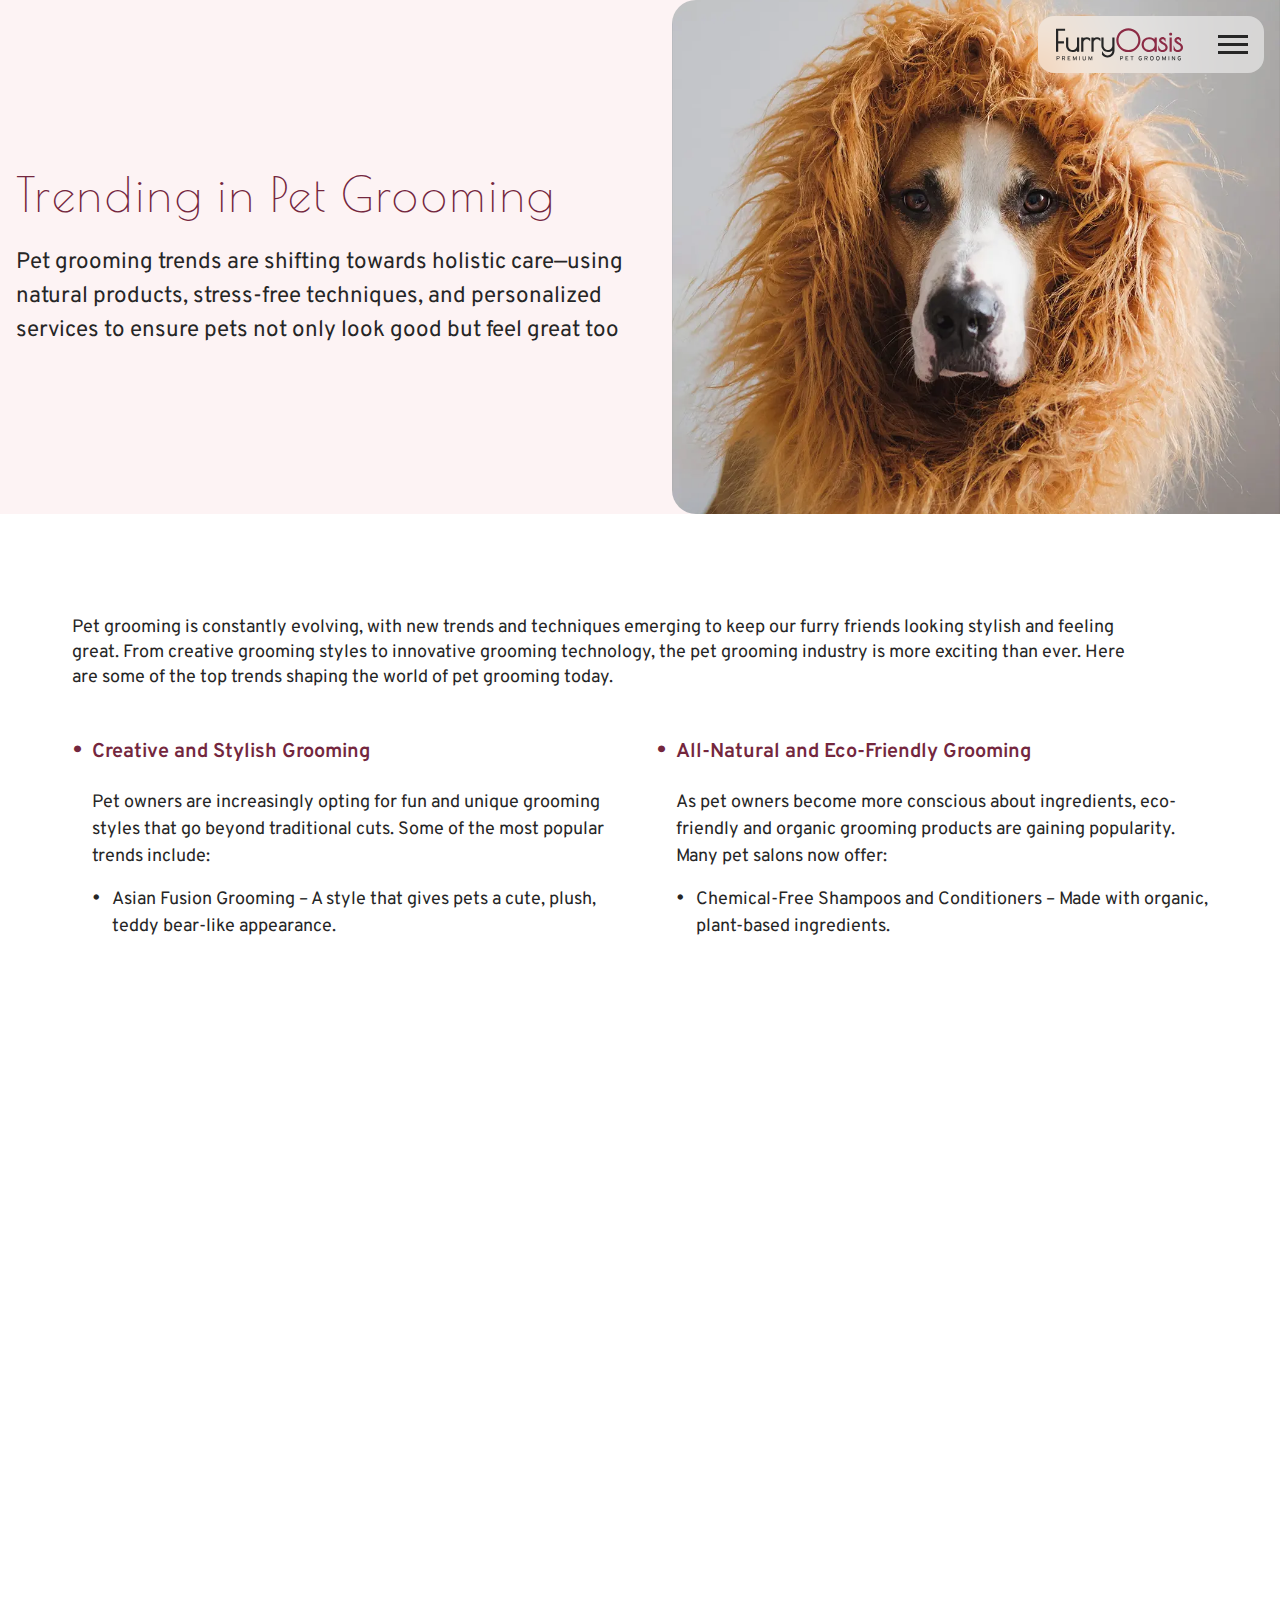
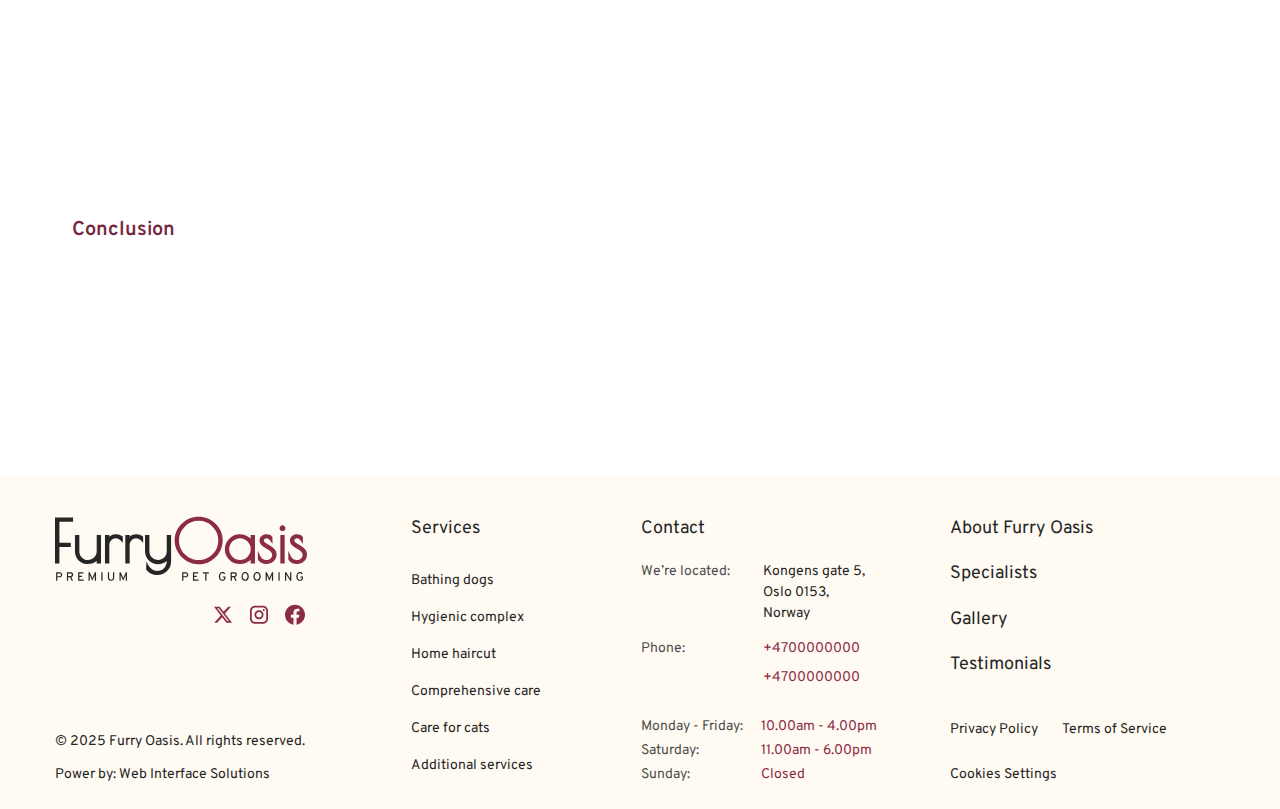
<file: pet_grooming.html>
<!doctype html>
<html lang="en">

<head>
	<script async src="https://www.googletagmanager.com/gtag/js?id=G-Z068Y1ZDXC&_v=20250318161811"></script>
	<script>
		window.dataLayer = window.dataLayer || [];

		function gtag() {
			dataLayer.push(arguments);
		}
		gtag("js", new Date());

		gtag("config", "G-Z068Y1ZDXC");
	</script>
	<meta charset="UTF-8">
	<meta name="viewport" content="width=device-width, initial-scale=1.0">
	<meta name="format-detection" content="telephone=no">
	<meta name="description" content="Furry Oasis - Trending in Pet Grooming">
	<meta name="robots" content="noindex, nofollow">
	<title>Trending in Pet Grooming</title>
	<style>
		.loading body>*:not(#fls-preloader) {
			opacity: 0;
			visibility: hidden;
		}

		.loaded body>*:not(#fls-preloader) {
			transition:
				opacity 0.3s ease 0.1s,
				visibility 0.3s ease 0.1s;
			opacity: 1;
			visibility: visible;
		}
	</style>
	<link rel="stylesheet" href="css/style.min.css?_v=20250318161811">
	<link rel="shortcut icon" href="favicon.ico">
</head>

<body>
	<div class="wrapper">
		<header class="header">
			<nav class="header__nav">
				<a href="./" class="header__logo">
					<img class="header__logo-img ibg ibg--contain" src="img/logo.svg " alt="logo" />
				</a>
				<ul class="header__links">
					<li data-watch data-watch-once>
						<a class="header__link" href="about.html">About</a>
					</li>
					<li data-watch data-watch-once>
						<a class="header__link" href="./">Services</a>
					</li>
					<li data-watch data-watch-once>
						<a class="header__link" href="./">Specialists</a>
					</li>
					<li data-watch data-watch-once>
						<a class="header__link" href="./">Gallery</a>
					</li>
					<li data-watch data-watch-once>
						<a class="header__link" href="./">Testimonials</a>
					</li>
					<li data-watch data-watch-once>
						<a class="header__link" href="./">Blog</a>
					</li>
					<li data-watch data-watch-once>
						<a class="header__link" href="./">Contact</a>
					</li>
				</ul>
			</nav>

			<div class="header__actions header__actions--clear">
				<a href="./" class="header__logo">
					<img class="header__logo-img ibg ibg--contain" src="img/logo-color.svg " alt="logo" />
				</a>

				<button aria-label="menu" class="icon-menu icon-menu--clear">
					<span></span>
					<span></span>
					<span></span>
				</button>
			</div>
		</header>

		<main class="page">
			<section class="page__blog-hero blog-hero">
				<div class="blog-hero__content">
					<div class="blog-hero__body">
						<h1 data-watch data-watch-once data-watch-threshold="0.6" class="blog-hero__title title">Trending in Pet Grooming</h1>
						<div class="blog-hero__text text">
							<p data-watch data-watch-once>
								Pet grooming trends are shifting towards holistic care—using
								natural products, stress-free techniques, and personalized
								services to ensure pets not only look good but feel great too
							</p>
						</div>
					</div>
					<div class="blog-hero__img">
						<img class="blog-hero__image ibg" src="img/blog/1-1.webp" alt="Image" />
					</div>
				</div>
			</section>
			<section class="page__content content">
				<div class="content__cnt">
					<div class="content__text text">
						<p data-watch data-watch-once>
							Pet grooming is constantly evolving, with new trends and
							techniques emerging to keep our furry friends looking stylish
							and feeling great. From creative grooming styles to innovative
							grooming technology, the pet grooming industry is more exciting
							than ever. Here are some of the top trends shaping the world of
							pet grooming today.
						</p>
					</div>
					<div class="content__body">
						<div class="content__items">
							<ul class="content__column">
								<li data-watch data-watch-once>
									<h2>Creative and Stylish Grooming</h2>
									<div>
										<p>
											Pet owners are increasingly opting for fun and unique
											grooming styles that go beyond traditional cuts. Some of
											the most popular trends include:
										</p>
									</div>
									<ul>
										<li data-watch data-watch-once>
											Asian Fusion Grooming – A style that gives pets a cute,
											plush, teddy bear-like appearance.
										</li>
										<li data-watch data-watch-once>
											Bright and Playful Dye Jobs – Safe, pet-friendly dyes
											allow for fun pops of color, from pastel highlights to
											full-body artistic designs.
										</li>
										<li data-watch data-watch-once>
											Breed-Specific Styling – More pet parents are requesting
											customized cuts that highlight their pet’s breed
											characteristics while adding a modern twist.
										</li>
									</ul>
								</li>
								<li data-watch data-watch-once>
									<h2>Spa-Like Luxury Grooming Treatments</h2>
									<div>
										<p>
											High-end grooming services are on the rise, offering
											pets a full spa experience. Popular luxury treatments
											include:
										</p>
									</div>
									<ul>
										<li data-watch data-watch-once>
											Aromatherapy Baths – Using essential oils to create a
											calming, relaxing experience.
										</li>
										<li data-watch data-watch-once>
											Hydrotherapy Massages – Water-based treatments that
											promote muscle relaxation and joint health.
										</li>
										<li data-watch data-watch-once>
											Facial Treatments – Special shampoos and conditioners
											designed to brighten fur and keep the face fresh and
											clean.
										</li>
									</ul>
								</li>
								<li data-watch data-watch-once>
									<h2>High-Tech Grooming Tools and Equipment</h2>
									<div>
										<p>
											Technology is transforming pet grooming, making the
											process safer, faster, and more comfortable for pets.
											Some cutting-edge advancements include:
										</p>
									</div>
									<ul>
										<li data-watch data-watch-once>
											Silent Clippers and Dryers – Designed for
											noise-sensitive pets to reduce stress during grooming.
										</li>
										<li data-watch data-watch-once>
											Self-Cleaning Brushes – Making it easier to remove
											excess fur and prevent matting.
										</li>
										<li data-watch data-watch-once>
											Ozone Therapy Machines – Used to treat skin conditions
											and improve coat health.
										</li>
									</ul>
								</li>
							</ul>
							<ul class="content__column">
								<li data-watch data-watch-once>
									<h2>All-Natural and Eco-Friendly Grooming</h2>
									<div>
										<p>
											As pet owners become more conscious about ingredients,
											eco-friendly and organic grooming products are gaining
											popularity. Many pet salons now offer:
										</p>
									</div>
									<ul>
										<li data-watch data-watch-once>
											Chemical-Free Shampoos and Conditioners – Made with
											organic, plant-based ingredients.
										</li>
										<li data-watch data-watch-once>
											Biodegradable Grooming Wipes – A sustainable option for
											quick clean-ups.
										</li>
										<li data-watch data-watch-once>
											Waterless Grooming Products – Perfect for pets who
											dislike baths or need a quick refresh.
										</li>
									</ul>
								</li>
								<li data-watch data-watch-once>
									<h2>Mobile and In-Home Grooming Services</h2>
									<div>
										<p>
											With busy schedules, many pet owners are turning to
											mobile grooming vans and in-home services for
											convenience. These options reduce stress for pets by
											eliminating the need for travel and providing one-on-one
											attention in a familiar setting.
										</p>
									</div>
								</li>
								<li data-watch data-watch-once>
									<h2>
										Specialized Grooming for Senior Pets and Special Needs
										Animals
									</h2>
									<div>
										<p>
											Older pets and those with health conditions require
											extra care during grooming. Groomers are now offering
											specialized services such as:
										</p>
									</div>
									<ul>
										<li data-watch data-watch-once>
											Gentle Handling Techniques – Designed for pets with
											arthritis or mobility issues.
										</li>
										<li data-watch data-watch-once>
											Customized Grooming Sessions – Adjusting the pace and
											duration to suit the pet’s comfort level.
										</li>
										<li data-watch data-watch-once>
											Facial Treatments – Special shampoos and conditioners
											designed to brighten fur and keep the face fresh and
											clean.
										</li>
									</ul>
								</li>
							</ul>
						</div>
					</div>
					<h2 class="content__title">Conclusion</h2>
					<div class="content__text text">
						<p data-watch data-watch-once>
							Pet grooming is no longer just about basic hygiene—it’s an art
							form and a wellness experience tailored to each pet’s needs.
							Whether it’s luxury spa treatments, eco-friendly products, or
							high-tech grooming tools, the latest trends ensure pets look
							their best while feeling relaxed and pampered. As the industry
							continues to grow, pet owners have more options than ever to
							give their furry friends the best care possible.
						</p>
					</div>
				</div>
			</section>
		</main>
		<footer class="footer">
			<div class="footer__column">
				<div class="footer__top">
					<a data-goto-header data-goto=".wrapper" href="#" class="footer__logo">
						<img class="footer__image ibg" src="img/logo-color.svg" alt="Image" />
					</a>
					<div class="footer__social">
						<a href="#" class="footer__imglink">
							<img class="footer__simage ibg" src="img/icons/s-fb.svg" alt="Image" />
						</a>
						<a href="#" class="footer__imglink">
							<img class="footer__simage ibg" src="img/icons/s-inst.svg" alt="Image" />
						</a>
						<a href="#" class="footer__imglink">
							<img class="footer__simage ibg" src="img/icons/s-x.svg" alt="Image" />
						</a>
					</div>
				</div>
				<div class="footer__bottom">
					<div>© 2025 Furry Oasis. All rights reserved.</div>
					<div>
						Power by:
						<a class="footer__link" target="_blank" href="https://webintersol.com/">
							Web Interface Solutions</a>
					</div>
				</div>
			</div>
			<div class="footer__column">
				<h2 class="footer__title">Services</h2>
				<div class="footer__items">
					<a href="./" class="footer__link footer__link--small">Bathing dogs</a>
					<a href="./" class="footer__link footer__link--small">Hygienic complex</a>
					<a href="./" class="footer__link footer__link--small">Home haircut</a>
					<a href="./" class="footer__link footer__link--small">Comprehensive care</a>
					<a href="./" class="footer__link footer__link--small">Care for cats</a>
					<a href="./" class="footer__link footer__link--small">Additional services</a>
				</div>
			</div>
			<div class="footer__column">
				<h2 class="footer__title">Contact</h2>
				<div class="footer__contact">
					<address class="footer__box">
						<div class="footer__start">We’re located:</div>
						<div class="footer__end">Kongens gate 5, Oslo 0153, Norway</div>
						<!-- <div class="footer__end">Oslo, Norway</div> -->
					</address>
					<div class="footer__box">
						<div class="footer__start">Phone:</div>
						<div class="footer__end footer__end--color">
							<a href="tel:+4700000000">+4700000000 </a>
							<a href="tel:+4700000000">+4700000000 </a>
						</div>
					</div>

					<div class="footer__schedule">
						<div class="footer__start">Monday - Friday:</div>
						<div class="footer__end footer__end--color">10.00am - 4.00pm</div>
						<div class="footer__start">Saturday:</div>
						<div class="footer__end footer__end--color">11.00am - 6.00pm</div>
						<div class="footer__start">Sunday:</div>
						<div class="footer__end footer__end--color">Closed</div>
					</div>
				</div>
			</div>
			<div class="footer__column">
				<div class="footer__items footer__items--m">
					<a href="about.html" class="footer__link">About Furry Oasis</a>
					<a href="./" class="footer__link">Specialists</a>
					<a href="./" class="footer__link">Gallery</a>
					<a href="./" class="footer__link">Testimonials</a>
				</div>
				<div class="footer__terms">
					<a class="footer__link" href="#">Privacy Policy</a>
					<a class="footer__link" href="#">Terms of Service</a>
					<a class="footer__link" href="#">Cookies Settings</a>
				</div>
			</div>
		</footer>

	</div>
	<div>
		<div id="fls-preloader">
			<script>
				function preloader() {
					const preloaderImages = document.querySelector("[data-preloader]") ?
						document.querySelectorAll("[data-preloader] img") :
						document.querySelectorAll("img");

					// Налаштування
					const bgColor = "#000";
					const textColor = "#002117";
					const stroke = "#8c2b45";
					const fill = "#000";
					const strokeWidth = 1 + "%";

					if (preloaderImages.length) {
						const preloaderStyleTemplate = `
				<style>
					* {
						padding: 0px;
						margin: 0px;
						border: 0px;
						box-sizing: border-box;
					}
					/* Головний блок */
					#fls-preloader{
						pointer-events: none;
						z-index: -1;
						position: fixed;
						width: 100%;
						height: 100%;
						top: 0;
						left: 0;
						display: flex;
						justify-content:center;
						align-items: center;
						background-color: ${bgColor};
						transition: opacity 0.3s ease, visibility 0.3s ease ;
					}
					/* Блок з елементами */
					.fls-preloader-body{
						position: relative;
						width: 20%;
						font-size: 8vw;
						aspect-ratio: 1;
						display: flex;
						flex-direction: column;
						align-items: center;
						justify-content: center;
					}

					.preloader-counter{
						position: relative;
						text-align: center;
						width: 100%;
					}

					img {
						vertical-align: top;
						}

					.preloader-counter img{
          
						width: 70%;
          
						aspect-ratio: 1 / 1;
					}
					.lock body{
						overflow: hidden;
						touch-action: none;
						overscroll-behavior: none;
					}

					@media (max-width: 61.99875em) {
						.fls-preloader-body{
							width: 30%;
						}
					}

					@media (max-width: 29.99875em) {
						.fls-preloader-body{
							width: 50%;
						}
					}
				
				</style>`;

						document.head.insertAdjacentHTML("beforeend", preloaderStyleTemplate);

						const preloaderTemplate = document.querySelector("#fls-preloader");

						const preloaderBody = document.createElement("div");
						preloaderBody.classList.add("fls-preloader-body");

						const preloaderBodyWidth =
							preloaderTemplate.appendChild(preloaderBody).offsetWidth;

						const preloaderPrg = `
						<svg style="position: absolute; top: 0px; left: 0px; width: 100%; height: 100%; fill: ${fill}; stroke: ${stroke}; stroke-width: ${strokeWidth};">
							<circle class="preloader-circle" stroke-linecap="round" cx=${preloaderBodyWidth / 2} cy=${preloaderBodyWidth / 2} r="${(preloaderBodyWidth * (1 - parseFloat(strokeWidth) / 100)) / 2}"></circle>
						</svg>
						<div class="preloader-counter"> 
							<img src="img/logo.svg" alt="loader">
						</div>
				`;

						preloaderBody.insertAdjacentHTML("beforeend", preloaderPrg);
						document.body.appendChild(preloaderTemplate);

						const counter = document.querySelector(".preloader-counter");

						const preloaderCircle = document.querySelector(".preloader-circle");
						const totalLength = preloaderCircle.getTotalLength();

						preloaderCircle.setAttribute("stroke-dasharray", totalLength);
						preloaderCircle.setAttribute("stroke-dashoffset", totalLength);

						setTimeout(() => {
							preloaderCircle.style.transition = "stroke-dashoffset 0.3s linear";
						}, 0);

						htmlDocument = document.documentElement;
						let imagesLoadedCount = (progress = 0);

						htmlDocument.classList.add("loading");
						htmlDocument.classList.add("lock");

						preloaderImages.forEach((preloaderImage) => {
							const imgClone = document.createElement("img");
							if (imgClone) {
								imgClone.onload = imageLoaded;
								imgClone.onerror = imageLoaded;
								preloaderImage.dataset.src ?
									(imgClone.src = preloaderImage.dataset.src) :
									(imgClone.src = preloaderImage.src);
							}
						});

						function setValueProgress(progress) {
							preloaderCircle.setAttribute("stroke-dashoffset", progress);
						}

						function imageLoaded() {
							imagesLoadedCount++;
							progress = (totalLength / preloaderImages.length) * imagesLoadedCount;
							setValueProgress(totalLength - progress);

							if (Math.floor(progress) + 1 >= Math.floor(totalLength)) {
								addLoadedClass();
							} else null;
						}

						function addLoadedClass() {
							htmlDocument.classList.add("loaded");
							htmlDocument.classList.remove("lock");
							htmlDocument.classList.remove("loading");
							setInterval(() => {
								preloaderTemplate.remove();
							}, 100);
						}
					} else {
						preloaderTemplate.remove();
					}
				}
				preloader();
			</script>
		</div>
	</div>
	<script src="js/app.min.js?_v=20250318161811"></script>
</body>

</html>
</file>
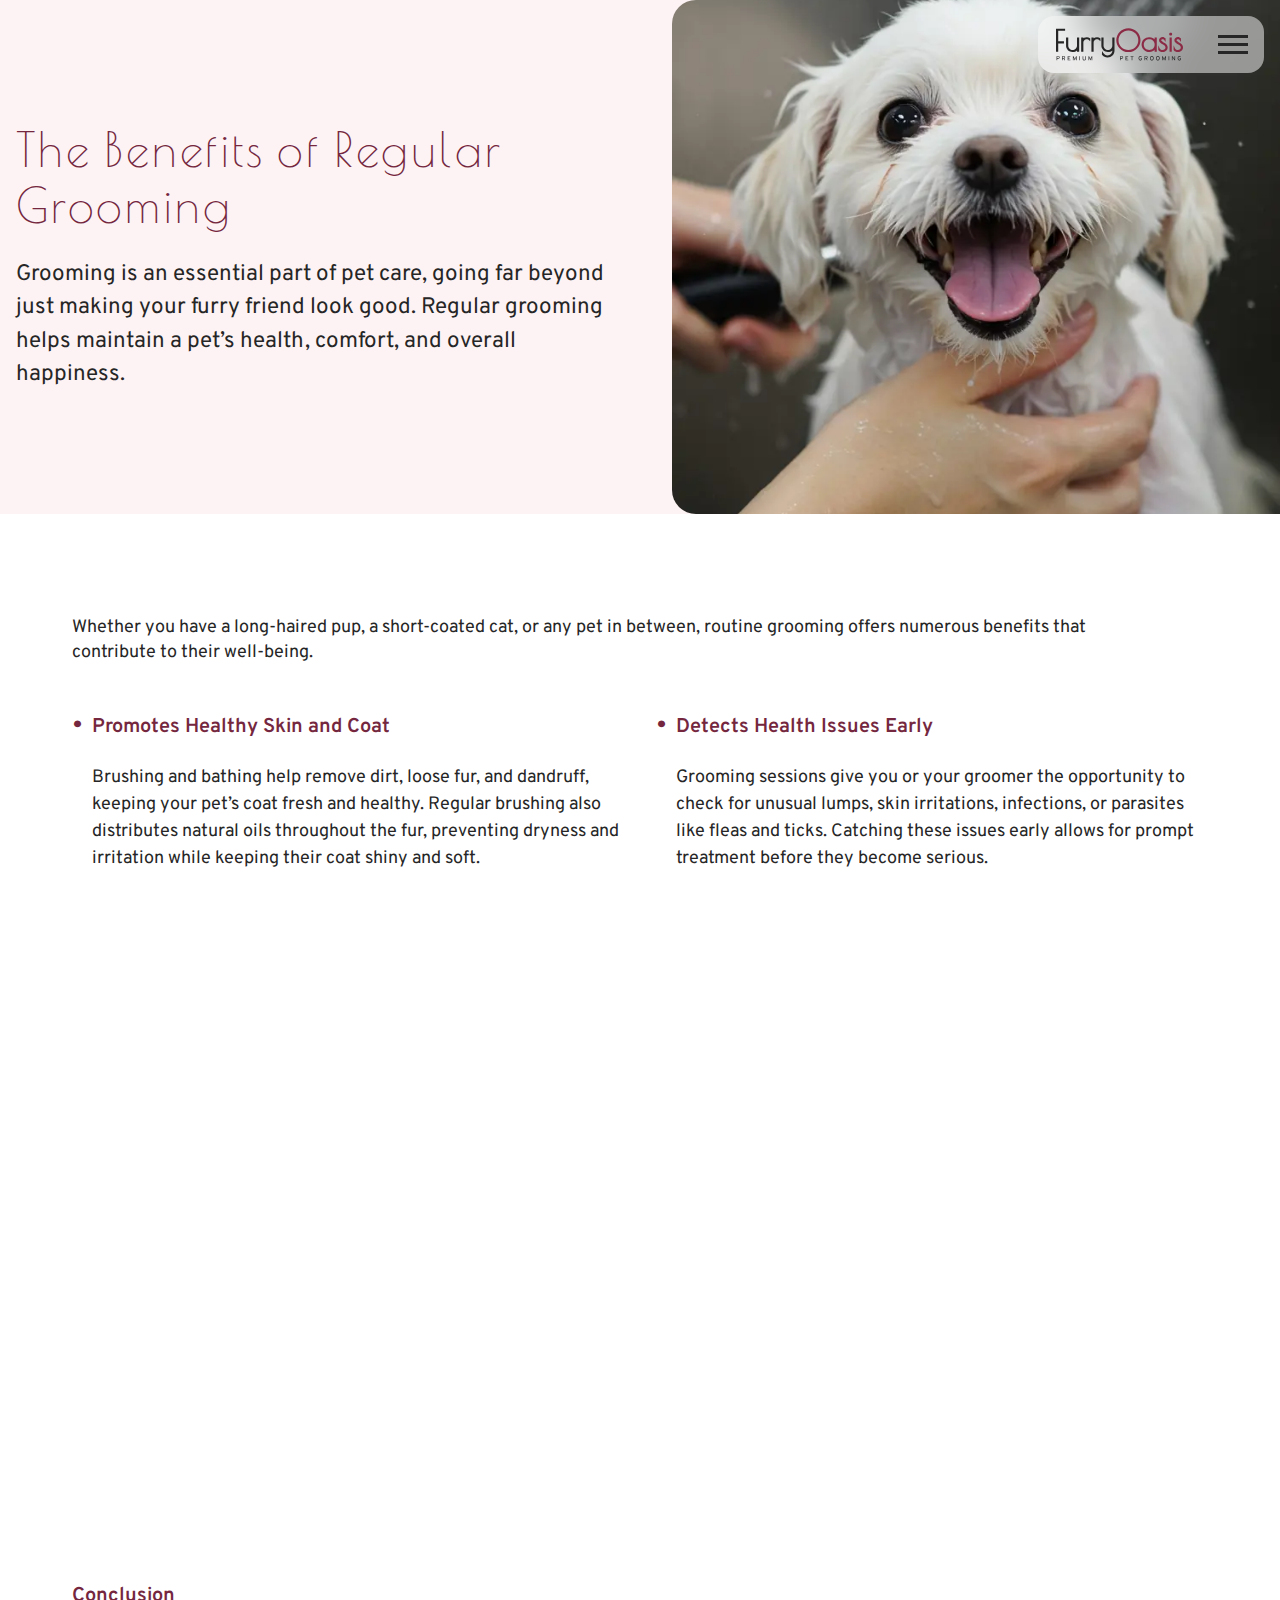
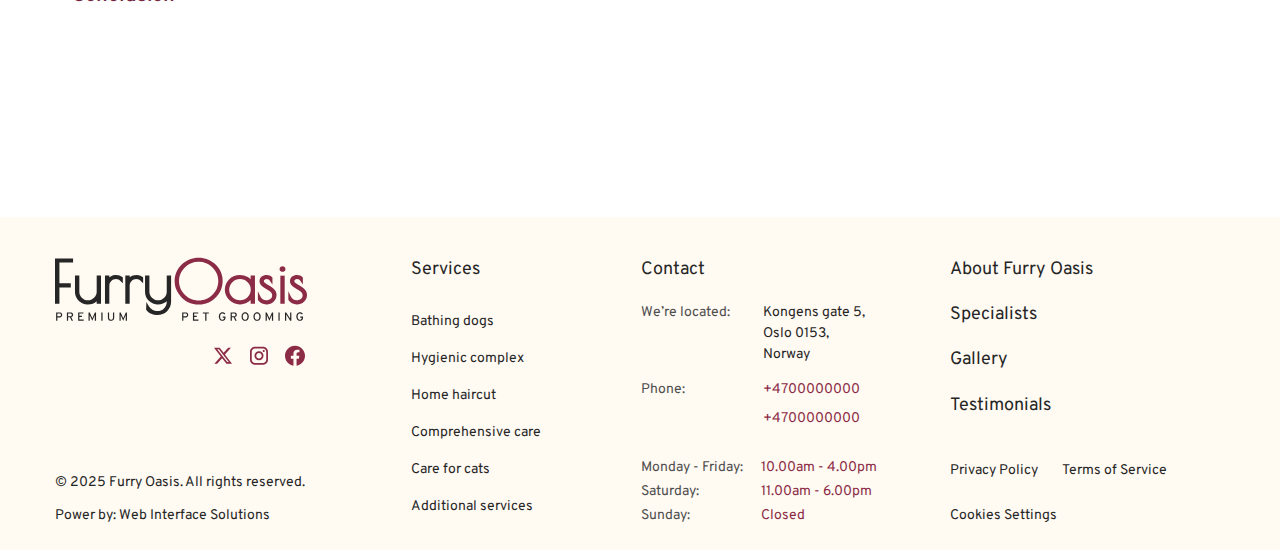
<file: the_benefits_of_regular_grooming.html>
<!doctype html>
<html lang="en">

<head>
	<script async src="https://www.googletagmanager.com/gtag/js?id=G-Z068Y1ZDXC&_v=20250318161811"></script>
	<script>
		window.dataLayer = window.dataLayer || [];

		function gtag() {
			dataLayer.push(arguments);
		}
		gtag("js", new Date());

		gtag("config", "G-Z068Y1ZDXC");
	</script>
	<meta charset="UTF-8">
	<meta name="viewport" content="width=device-width, initial-scale=1.0">
	<meta name="format-detection" content="telephone=no">
	<meta name="description" content="Furry Oasis - The Benefits of Regular Grooming">
	<meta name="robots" content="noindex, nofollow">
	<title>The Benefits of Regular Grooming</title>
	<style>
		.loading body>*:not(#fls-preloader) {
			opacity: 0;
			visibility: hidden;
		}

		.loaded body>*:not(#fls-preloader) {
			transition:
				opacity 0.3s ease 0.1s,
				visibility 0.3s ease 0.1s;
			opacity: 1;
			visibility: visible;
		}
	</style>
	<link rel="stylesheet" href="css/style.min.css?_v=20250318161811">
	<link rel="shortcut icon" href="favicon.ico">
</head>

<body>
	<div class="wrapper">
		<header class="header">
			<nav class="header__nav">
				<a href="./" class="header__logo">
					<img class="header__logo-img ibg ibg--contain" src="img/logo.svg " alt="logo" />
				</a>
				<ul class="header__links">
					<li data-watch data-watch-once>
						<a class="header__link" href="about.html">About</a>
					</li>
					<li data-watch data-watch-once>
						<a class="header__link" href="./">Services</a>
					</li>
					<li data-watch data-watch-once>
						<a class="header__link" href="./">Specialists</a>
					</li>
					<li data-watch data-watch-once>
						<a class="header__link" href="./">Gallery</a>
					</li>
					<li data-watch data-watch-once>
						<a class="header__link" href="./">Testimonials</a>
					</li>
					<li data-watch data-watch-once>
						<a class="header__link" href="./">Blog</a>
					</li>
					<li data-watch data-watch-once>
						<a class="header__link" href="./">Contact</a>
					</li>
				</ul>
			</nav>

			<div class="header__actions header__actions--clear">
				<a href="./" class="header__logo">
					<img class="header__logo-img ibg ibg--contain" src="img/logo-color.svg " alt="logo" />
				</a>

				<button aria-label="menu" class="icon-menu icon-menu--clear">
					<span></span>
					<span></span>
					<span></span>
				</button>
			</div>
		</header>

		<main class="page">
			<section class="page__blog-hero blog-hero">
				<div class="blog-hero__content">
					<div class="blog-hero__body">
						<h1 data-watch data-watch-once data-watch-threshold="0.6" class="blog-hero__title title">
							The Benefits of Regular Grooming
						</h1>
						<div class="blog-hero__text text">
							<p data-watch data-watch-once>
								Grooming is an essential part of pet care, going far beyond
								just making your furry friend look good. Regular grooming
								helps maintain a pet’s health, comfort, and overall happiness.
							</p>
						</div>
					</div>
					<div class="blog-hero__img">
						<img class="blog-hero__image ibg" src="img/blog/4-4.webp" alt="Image" />
					</div>
				</div>
			</section>
			<section class="page__content content">
				<div class="content__cnt">
					<div class="content__text text">
						<p data-watch data-watch-once>
							Whether you have a long-haired pup, a short-coated cat, or any
							pet in between, routine grooming offers numerous benefits that
							contribute to their well-being.
						</p>
					</div>
					<div class="content__body">
						<div class="content__items">
							<ul class="content__column">
								<li data-watch data-watch-once>
									<h2>Promotes Healthy Skin and Coat</h2>
									<div>
										<p>
											Brushing and bathing help remove dirt, loose fur, and
											dandruff, keeping your pet’s coat fresh and healthy.
											Regular brushing also distributes natural oils
											throughout the fur, preventing dryness and irritation
											while keeping their coat shiny and soft.
										</p>
									</div>
								</li>
								<li data-watch data-watch-once>
									<h2>Prevents Matting and Shedding Issues</h2>
									<div>
										<p>
											Pets with longer hair are prone to tangles and mats,
											which can cause discomfort and even lead to skin
											infections. Regular grooming prevents these issues and
											keeps your pet’s coat manageable. For short-haired
											breeds, frequent brushing helps minimize excessive
											shedding and keeps your home cleaner.
										</p>
									</div>
								</li>
								<li data-watch data-watch-once>
									<h2>Supports Ear, Eye, and Dental Health</h2>
									<div>
										<p>
											Grooming isn’t just about fur—it includes cleaning
											sensitive areas like ears, eyes, and teeth. Checking and
											cleaning your pet’s ears helps prevent infections, while
											trimming fur around the eyes reduces irritation. Regular
											brushing of teeth helps prevent plaque buildup, bad
											breath, and gum disease.
										</p>
									</div>
								</li>
								<li data-watch data-watch-once>
									<h2>Keeps Nails Trimmed and Paws Healthy</h2>
									<div>
										<p>
											Overgrown nails can be painful for pets, making walking
											uncomfortable and even leading to joint issues over
											time. Routine nail trims help prevent these problems,
											ensuring your pet moves around comfortably. Grooming
											also includes checking paws for cuts, cracks, or debris
											that could cause discomfort.
										</p>
									</div>
								</li>
							</ul>
							<ul class="content__column">
								<li data-watch data-watch-once>
									<h2>Detects Health Issues Early</h2>
									<div>
										<p>
											Grooming sessions give you or your groomer the
											opportunity to check for unusual lumps, skin
											irritations, infections, or parasites like fleas and
											ticks. Catching these issues early allows for prompt
											treatment before they become serious.
										</p>
									</div>
								</li>
								<li data-watch data-watch-once>
									<h2>Enhances Comfort and Reduces Stress</h2>
									<div>
										<p>
											A well-groomed pet feels more comfortable and relaxed.
											Removing excess fur, keeping their coat free of mats,
											and maintaining clean ears and nails contribute to their
											overall well-being. Regular grooming also reduces
											anxiety for pets who get nervous during grooming
											sessions, as they become more familiar with the process.
										</p>
									</div>
								</li>
								<li data-watch data-watch-once>
									<h2>Strengthens the Bond Between You and Your Pet</h2>
									<div>
										<p>
											If you groom your pet at home, the process can be a
											great bonding experience. Gentle brushing and care
											create a sense of trust and affection, making your pet
											feel safe and loved. Even if you take them to a
											professional groomer, regular visits reinforce positive
											interactions with humans.
										</p>
									</div>
								</li>
							</ul>
						</div>
					</div>

					<h2 class="content__title">Conclusion</h2>
					<div class="content__text text">
						<p data-watch data-watch-once>
							Regular grooming is a vital part of keeping your pet happy,
							healthy, and comfortable. It’s more than just a beauty
							routine—it’s a way to ensure their well-being and catch
							potential health concerns early. Whether you groom your pet at
							home or visit a professional, maintaining a consistent schedule
							will keep them looking and feeling their best!
						</p>
					</div>
				</div>
			</section>
		</main>
		<footer class="footer">
			<div class="footer__column">
				<div class="footer__top">
					<a data-goto-header data-goto=".wrapper" href="#" class="footer__logo">
						<img class="footer__image ibg" src="img/logo-color.svg" alt="Image" />
					</a>
					<div class="footer__social">
						<a href="#" class="footer__imglink">
							<img class="footer__simage ibg" src="img/icons/s-fb.svg" alt="Image" />
						</a>
						<a href="#" class="footer__imglink">
							<img class="footer__simage ibg" src="img/icons/s-inst.svg" alt="Image" />
						</a>
						<a href="#" class="footer__imglink">
							<img class="footer__simage ibg" src="img/icons/s-x.svg" alt="Image" />
						</a>
					</div>
				</div>
				<div class="footer__bottom">
					<div>© 2025 Furry Oasis. All rights reserved.</div>
					<div>
						Power by:
						<a class="footer__link" target="_blank" href="https://webintersol.com/">
							Web Interface Solutions</a>
					</div>
				</div>
			</div>
			<div class="footer__column">
				<h2 class="footer__title">Services</h2>
				<div class="footer__items">
					<a href="./" class="footer__link footer__link--small">Bathing dogs</a>
					<a href="./" class="footer__link footer__link--small">Hygienic complex</a>
					<a href="./" class="footer__link footer__link--small">Home haircut</a>
					<a href="./" class="footer__link footer__link--small">Comprehensive care</a>
					<a href="./" class="footer__link footer__link--small">Care for cats</a>
					<a href="./" class="footer__link footer__link--small">Additional services</a>
				</div>
			</div>
			<div class="footer__column">
				<h2 class="footer__title">Contact</h2>
				<div class="footer__contact">
					<address class="footer__box">
						<div class="footer__start">We’re located:</div>
						<div class="footer__end">Kongens gate 5, Oslo 0153, Norway</div>
						<!-- <div class="footer__end">Oslo, Norway</div> -->
					</address>
					<div class="footer__box">
						<div class="footer__start">Phone:</div>
						<div class="footer__end footer__end--color">
							<a href="tel:+4700000000">+4700000000 </a>
							<a href="tel:+4700000000">+4700000000 </a>
						</div>
					</div>

					<div class="footer__schedule">
						<div class="footer__start">Monday - Friday:</div>
						<div class="footer__end footer__end--color">10.00am - 4.00pm</div>
						<div class="footer__start">Saturday:</div>
						<div class="footer__end footer__end--color">11.00am - 6.00pm</div>
						<div class="footer__start">Sunday:</div>
						<div class="footer__end footer__end--color">Closed</div>
					</div>
				</div>
			</div>
			<div class="footer__column">
				<div class="footer__items footer__items--m">
					<a href="about.html" class="footer__link">About Furry Oasis</a>
					<a href="./" class="footer__link">Specialists</a>
					<a href="./" class="footer__link">Gallery</a>
					<a href="./" class="footer__link">Testimonials</a>
				</div>
				<div class="footer__terms">
					<a class="footer__link" href="#">Privacy Policy</a>
					<a class="footer__link" href="#">Terms of Service</a>
					<a class="footer__link" href="#">Cookies Settings</a>
				</div>
			</div>
		</footer>

	</div>
	<div>
		<div id="fls-preloader">
			<script>
				function preloader() {
					const preloaderImages = document.querySelector("[data-preloader]") ?
						document.querySelectorAll("[data-preloader] img") :
						document.querySelectorAll("img");

					// Налаштування
					const bgColor = "#000";
					const textColor = "#002117";
					const stroke = "#8c2b45";
					const fill = "#000";
					const strokeWidth = 1 + "%";

					if (preloaderImages.length) {
						const preloaderStyleTemplate = `
				<style>
					* {
						padding: 0px;
						margin: 0px;
						border: 0px;
						box-sizing: border-box;
					}
					/* Головний блок */
					#fls-preloader{
						pointer-events: none;
						z-index: -1;
						position: fixed;
						width: 100%;
						height: 100%;
						top: 0;
						left: 0;
						display: flex;
						justify-content:center;
						align-items: center;
						background-color: ${bgColor};
						transition: opacity 0.3s ease, visibility 0.3s ease ;
					}
					/* Блок з елементами */
					.fls-preloader-body{
						position: relative;
						width: 20%;
						font-size: 8vw;
						aspect-ratio: 1;
						display: flex;
						flex-direction: column;
						align-items: center;
						justify-content: center;
					}

					.preloader-counter{
						position: relative;
						text-align: center;
						width: 100%;
					}

					img {
						vertical-align: top;
						}

					.preloader-counter img{
          
						width: 70%;
          
						aspect-ratio: 1 / 1;
					}
					.lock body{
						overflow: hidden;
						touch-action: none;
						overscroll-behavior: none;
					}

					@media (max-width: 61.99875em) {
						.fls-preloader-body{
							width: 30%;
						}
					}

					@media (max-width: 29.99875em) {
						.fls-preloader-body{
							width: 50%;
						}
					}
				
				</style>`;

						document.head.insertAdjacentHTML("beforeend", preloaderStyleTemplate);

						const preloaderTemplate = document.querySelector("#fls-preloader");

						const preloaderBody = document.createElement("div");
						preloaderBody.classList.add("fls-preloader-body");

						const preloaderBodyWidth =
							preloaderTemplate.appendChild(preloaderBody).offsetWidth;

						const preloaderPrg = `
						<svg style="position: absolute; top: 0px; left: 0px; width: 100%; height: 100%; fill: ${fill}; stroke: ${stroke}; stroke-width: ${strokeWidth};">
							<circle class="preloader-circle" stroke-linecap="round" cx=${preloaderBodyWidth / 2} cy=${preloaderBodyWidth / 2} r="${(preloaderBodyWidth * (1 - parseFloat(strokeWidth) / 100)) / 2}"></circle>
						</svg>
						<div class="preloader-counter"> 
							<img src="img/logo.svg" alt="loader">
						</div>
				`;

						preloaderBody.insertAdjacentHTML("beforeend", preloaderPrg);
						document.body.appendChild(preloaderTemplate);

						const counter = document.querySelector(".preloader-counter");

						const preloaderCircle = document.querySelector(".preloader-circle");
						const totalLength = preloaderCircle.getTotalLength();

						preloaderCircle.setAttribute("stroke-dasharray", totalLength);
						preloaderCircle.setAttribute("stroke-dashoffset", totalLength);

						setTimeout(() => {
							preloaderCircle.style.transition = "stroke-dashoffset 0.3s linear";
						}, 0);

						htmlDocument = document.documentElement;
						let imagesLoadedCount = (progress = 0);

						htmlDocument.classList.add("loading");
						htmlDocument.classList.add("lock");

						preloaderImages.forEach((preloaderImage) => {
							const imgClone = document.createElement("img");
							if (imgClone) {
								imgClone.onload = imageLoaded;
								imgClone.onerror = imageLoaded;
								preloaderImage.dataset.src ?
									(imgClone.src = preloaderImage.dataset.src) :
									(imgClone.src = preloaderImage.src);
							}
						});

						function setValueProgress(progress) {
							preloaderCircle.setAttribute("stroke-dashoffset", progress);
						}

						function imageLoaded() {
							imagesLoadedCount++;
							progress = (totalLength / preloaderImages.length) * imagesLoadedCount;
							setValueProgress(totalLength - progress);

							if (Math.floor(progress) + 1 >= Math.floor(totalLength)) {
								addLoadedClass();
							} else null;
						}

						function addLoadedClass() {
							htmlDocument.classList.add("loaded");
							htmlDocument.classList.remove("lock");
							htmlDocument.classList.remove("loading");
							setInterval(() => {
								preloaderTemplate.remove();
							}, 100);
						}
					} else {
						preloaderTemplate.remove();
					}
				}
				preloader();
			</script>
		</div>
	</div>
	<script src="js/app.min.js?_v=20250318161811"></script>
</body>

</html>
</file>
<file: css/style.min.css>
@import url(https://fonts.googleapis.com/css?family=Overpass:regular,500,600&display=swap);@import url(https://fonts.googleapis.com/css?family=Poiret+One:regular&display=swap);/*! tailwindcss v4.0.3 | MIT License | https://tailwindcss.com */:root{--dark-grey:#262626;--grey:#4e4e4e;--dark-burgundi:#74273e;--burgundi:#8c2b45;--light-burg:#fdf3f4;--light-beige:#fffaf2;--white:#fff;--burg-opacity:hsla(0, 0%, 15%, 0.6);--dark-burg-opacity:hsla(342, 50%, 30%, 0.6);--white-opacity-30:hsla(0, 0%, 100%, 0.3);--beige-opacity-80:hsla(37, 100%, 97%, 0.8);--dark-grey-opacity-30:hsla(0, 0%, 15%, 0.3)}*{padding:0;margin:0;border:0}*,*::after,*::before{box-sizing:border-box}*::after,*::before{display:inline-block}body,html{height:100%;min-width:360px}body{color:#262626;line-height:1;font-family:Overpass;font-size:1.125rem;-ms-text-size-adjust:100%;-moz-text-size-adjust:100%;-webkit-text-size-adjust:100%;-webkit-font-smoothing:antialiased;-moz-osx-font-smoothing:grayscale}button,input,textarea{font-family:Overpass;font-size:inherit;line-height:inherit;color:inherit;background-color:rgba(0,0,0,0)}input,textarea{width:100%}label{display:inline-block}button,option,select{cursor:pointer}a{display:inline-block;color:inherit;text-decoration:none}ul li{list-style:none}img{vertical-align:top}h1,h2,h3,h4,h5,h6{font-weight:inherit;font-size:inherit}::-webkit-scrollbar{display:none}html{scrollbar-width:none;-ms-overflow-style:none}.lock body{overflow:hidden;touch-action:none;-ms-scroll-chaining:none;overscroll-behavior:none}.loaded body{opacity:1;transition:opacity .1ms}.wrapper{min-height:100%;display:flex;flex-direction:column;overflow:hidden}@supports (overflow:clip){.wrapper{overflow:clip}}.wrapper>main{flex:1 1 auto}.wrapper>*{min-width:0}[class*=__container]{max-width:117.5rem;margin:0 auto;padding:0 1.25rem}[class*="--gc"]{display:grid;min-width:0;grid-template-columns:1.25rem 1fr minmax(auto,115rem) 1fr 1.25rem}[class*="--gc"]>*{min-width:0;grid-column:3/4}.button{opacity:0;-webkit-transform:translate(0,5%);transform:translate(0,5%);display:inline-flex;border-radius:1.875rem;backdrop-filter:blur(1.09375rem);color:var(--white,#fff);font-size:1rem;font-style:normal;font-weight:400;line-height:150%;white-space:nowrap;transition:color .3s,background-color .3s,opacity .3s ease .5s,-webkit-transform .3s ease .5s;transition:color .3s,background-color .3s,transform .3s ease .5s,opacity .3s ease .5s;transition:color .3s,background-color .3s,transform .3s ease .5s,opacity .3s ease .5s,-webkit-transform .3s ease .5s;justify-content:center;align-items:center;background:var(--white-opacity-30,hsla(0,0%,100%,.3));padding-top:.875rem;padding-bottom:.75rem;padding-left:2.5rem;padding-right:2.5rem;border:.0625rem solid transparent}.button._watcher-view{-webkit-transform:translate(0,0);transform:translate(0,0);opacity:1}.button--opa{color:var(--white,#fff);background:var(--dark-grey-opacity-30,rgba(38,38,38,.3))}.button--tr{color:var(--burgundi,#8c2b45);background:rgba(0,0,0,0);border:.0625rem solid var(--burgundi,#8c2b45)}.button--br{background:var(--burgundi,#8c2b45);color:var(--white,#fff);border:.0625rem solid var(--burgundi,#8c2b45)}.button--bropa{backdrop-filter:blur(17.5px);background:var(--dark-burg-opacity,rgba(116,39,62,.6));color:var(--white,#fff)}.button--fw{width:100%;padding-left:0;padding-right:0}input[type=email],input[type=tel],input[type=text],textarea{-webkit-appearance:none;appearance:none}.input{width:100%;display:block;caret-color:inherit;font-size:1rem;line-height:normal;color:var(--dark-burg-opacity,rgba(116,39,62,.6));font-family:Overpass;font-style:normal;font-weight:400;line-height:150%;border:.0625rem solid transparent;background:#fff;padding:1rem 1.5rem;border-radius:1.875rem}.input._form-focus{background:var(--light-beige,#fffaf2);outline:1px solid var(--beige-opacity-80,rgba(255,250,242,.8));color:var(--dark-burg-opacity,rgba(116,39,62,.6))}.input[placeholder]:not([data-placeholder-nohiden])::-webkit-input-placeholder{-webkit-transition:opacity .3s;transition:opacity .3s;color:gray;font-family:"Open Sans";font-size:1rem;font-style:normal;font-weight:300;line-height:normal}.input[placeholder]:not([data-placeholder-nohiden]):-ms-input-placeholder{-ms-transition:opacity .3s;transition:opacity .3s;color:gray;font-family:"Open Sans";font-size:1rem;font-style:normal;font-weight:300;line-height:normal}.input[placeholder]:not([data-placeholder-nohiden])::-ms-input-placeholder{-ms-transition:opacity .3s;transition:opacity .3s;color:gray;font-family:"Open Sans";font-size:1rem;font-style:normal;font-weight:300;line-height:normal}.input[placeholder]:not([data-placeholder-nohiden])::placeholder{transition:opacity .3s;color:gray;font-family:"Open Sans";font-size:1rem;font-style:normal;font-weight:300;line-height:normal}.input[placeholder]:not([data-placeholder-nohiden]):focus::-webkit-input-placeholder{opacity:0}.input[placeholder]:not([data-placeholder-nohiden]):focus:-ms-input-placeholder{opacity:0}.input[placeholder]:not([data-placeholder-nohiden]):focus::-ms-input-placeholder{opacity:0}.input[placeholder]:not([data-placeholder-nohiden]):focus::placeholder{opacity:0}textarea.input{resize:vertical;padding:1rem 1.5rem;height:5.5rem}input:invalid{color:red}.select{min-width:0;position:relative}.select__body{position:relative}.select__title{color:inherit;text-align:left;cursor:pointer;width:100%;display:block;caret-color:inherit;font-size:1rem;line-height:normal;color:var(--dark-burg-opacity,rgba(116,39,62,.6));font-family:Overpass;font-style:normal;font-weight:400;line-height:150%;border:.0625rem solid transparent;background:#fff;padding:1rem 1.5rem;border-radius:1.875rem;transition:all .3s}._select-open .select__title{border-radius:1.875rem 1.875rem 0 0}._select-open .select__title::before{content:"";position:absolute;right:1.5rem;top:1rem;display:inline-block;background:url(../img/icons/arrow-top.svg) 0 0 no-repeat;background-size:cover;width:24px;height:24px;transition:all .3s;-webkit-transform:rotate(0);transform:rotate(0)}.select__title::before{content:"";position:absolute;right:1.5rem;top:1rem;display:inline-block;background:url(../img/icons/arrow-top.svg) 0 0 no-repeat;background-size:cover;width:24px;height:24px;transition:all .3s;-webkit-transform:rotate(180deg);transform:rotate(180deg)}.select__value{transition:all .3s;display:flex;min-width:0;align-items:center;gap:.625rem}.select__value>*{flex:1 1 auto}.select__value:after{content:"";align-self:stretch;flex:0 0 10px;transition:all .3s ease 0s;display:flex;justify-content:center;align-items:center}._select-open .select__value:after{-webkit-transform:rotate(-180deg);transform:rotate(-180deg)}.select__value._select-pseudo-label::before{content:attr(data-pseudo-label);opacity:.3}.select__content{flex:1 1 auto;overflow:hidden;text-overflow:ellipsis;white-space:nowrap}.select__text{flex:1 1 auto;overflow:hidden;text-overflow:ellipsis;white-space:nowrap}.select__input{width:100%;background-color:rgba(0,0,0,0);height:100%}.select__options{color:#000;position:absolute;top:calc(100% - .0625rem);min-width:100%;left:0;background:#fff9f0;border-top:0;overflow:hidden;border-radius:1.875rem;transition:all .3s}._select-open .select__options{border-radius:0 0 1.875rem 1.875rem}.select__scroll{overflow-y:auto;overflow-x:hidden;max-height:12.5rem}.select__option{width:100%;text-align:left;cursor:pointer;padding:1rem 1.5rem;color:inherit}.select__option:not(:last-child){border-bottom:1px solid var(--dark-burg-opacity,rgba(116,39,62,.6))}.select__option._select-selected{background-color:#eee}.select__option--pen{border-bottom:none;pointer-events:none}.select__row{display:inline-flex;align-items:center}.select--show-top .select__options{top:auto;bottom:calc(100% - .0625rem);border:1px solid #d9d9d9;border-bottom:0;border-radius:4px 4px 0 0;padding:5px 0 10px 0}._select-tag{cursor:pointer}.qs-datepicker-container{margin:5px;font-size:1rem;font-family:sans-serif;color:var(--dark-grey,#262626);position:absolute;width:15.625em;display:flex;flex-direction:column;z-index:9001;-webkit-user-select:none;-ms-user-select:none;user-select:none;overflow:hidden;background:#fff;padding:5px}.qs-datepicker-container:after,.qs-datepicker-container:before{content:"";width:100%;height:2px;left:0;z-index:2;position:absolute}.qs-datepicker-container:before{top:0}.qs-datepicker-container:after{bottom:0}.qs-datepicker-container *{box-sizing:border-box}.qs-datepicker-container.qs-centered{position:fixed;top:50%;left:50%;-webkit-transform:translate(-50%,-50%);transform:translate(-50%,-50%)}.qs-datepicker-container.qs-hidden{display:none}.qs-datepicker .qs-overlay{position:absolute;top:0;left:0;background:rgba(0,0,0,.75);color:#fff;width:100%;height:100%;padding:.5em;z-index:1;opacity:1;transition:opacity .3s;display:flex;flex-direction:column}.qs-datepicker .qs-overlay.qs-hidden{opacity:0;z-index:-1}.qs-datepicker .qs-overlay .qs-overlay-year{background:rgba(0,0,0,0);border:none;border-bottom:1px solid #fff;border-radius:0;color:#fff;font-size:.875em;padding:.25em 0;width:80%;text-align:center;margin:0 auto;display:block}.qs-datepicker .qs-overlay .qs-overlay-year::-webkit-inner-spin-button{-webkit-appearance:none}.qs-datepicker .qs-overlay .qs-close{padding:.5em;cursor:pointer;position:absolute;top:0;right:0}.qs-datepicker .qs-overlay .qs-submit{border:1px solid #fff;border-radius:.26392em;padding:.5em;margin:0 auto auto;cursor:pointer;background:rgba(128,128,128,.4)}.qs-datepicker .qs-overlay .qs-submit.qs-disabled{color:gray;border-color:gray;cursor:not-allowed}.qs-datepicker .qs-overlay .qs-overlay-month-container{display:flex;flex-wrap:wrap;flex-grow:1}.qs-datepicker .qs-overlay .qs-overlay-month{display:flex;justify-content:center;align-items:center;width:33.33333%;cursor:pointer;opacity:.5;transition:opacity .15s}.qs-datepicker .qs-overlay .qs-overlay-month.active,.qs-datepicker .qs-overlay .qs-overlay-month:hover{opacity:1}.qs-datepicker .qs-controls{width:100%;display:flex;justify-content:space-between;align-items:center;flex-grow:1;flex-shrink:0;color:var(--burgundi,#8c2b45);-webkit-filter:blur(0);filter:blur(0);transition:-webkit-filter .3s;transition:filter .3s;transition:filter .3s,-webkit-filter .3s;transition:filter .3s,-webkit-filter .3s}.qs-datepicker .qs-controls.qs-blur{-webkit-filter:blur(5px);filter:blur(5px)}.qs-datepicker .qs-arrow{height:1.5625em;width:1.5625em;position:relative;cursor:pointer;border-radius:.26392em;transition:background .15s}.qs-datepicker .qs-arrow:hover{background:rgba(0,0,0,.1)}.qs-datepicker .qs-arrow:hover.qs-left:after{border-right-color:#000}.qs-datepicker .qs-arrow:hover.qs-right:after{border-left-color:#000}.qs-datepicker .qs-arrow:after{content:"";border:.39062em solid transparent;position:absolute;top:50%;transition:border .2s}.qs-datepicker .qs-arrow.qs-left:after{border-right-color:gray;right:50%;-webkit-transform:translate(25%,-50%);transform:translate(25%,-50%)}.qs-datepicker .qs-arrow.qs-right:after{border-left-color:gray;left:50%;-webkit-transform:translate(-25%,-50%);transform:translate(-25%,-50%)}.qs-datepicker .qs-month-year{font-weight:700;transition:border .2s;border-bottom:1px solid transparent;cursor:pointer}.qs-datepicker .qs-month-year:hover{border-bottom:1px solid gray}.qs-datepicker .qs-month-year:active:focus,.qs-datepicker .qs-month-year:focus{outline:0}.qs-datepicker .qs-month{padding-right:.5ex}.qs-datepicker .qs-year{padding-left:.5ex}.qs-datepicker .qs-squares{display:flex;color:var(--dark-grey,#262626);flex-wrap:wrap;padding:.3125em;-webkit-filter:blur(0);filter:blur(0);transition:-webkit-filter .3s;transition:filter .3s;transition:filter .3s,-webkit-filter .3s;transition:filter .3s,-webkit-filter .3s}.qs-datepicker .qs-squares.qs-blur{-webkit-filter:blur(5px);filter:blur(5px)}.qs-datepicker .qs-square{width:14.28571%;height:1.5625em;display:flex;border-radius:.5rem;align-items:center;justify-content:center;cursor:pointer;transition:background .1s}.qs-datepicker .qs-square.qs-current{font-weight:700}.qs-datepicker .qs-square.qs-current span{text-decoration:underline}.qs-datepicker .qs-square.qs-active{background:var(--burgundi,#8c2b45);color:#fff}.qs-datepicker .qs-square.qs-range-date-start:not(.qs-range-date-6){border-top-right-radius:0;border-bottom-right-radius:0}.qs-datepicker .qs-square.qs-range-date-middle{background:#d4ebf2}.qs-datepicker .qs-square.qs-range-date-middle:not(.qs-range-date-0):not(.qs-range-date-6){border-radius:0}.qs-datepicker .qs-square.qs-range-date-middle.qs-range-date-0{border-top-right-radius:0;border-bottom-right-radius:0}.qs-datepicker .qs-square.qs-range-date-end:not(.qs-range-date-0),.qs-datepicker .qs-square.qs-range-date-middle.qs-range-date-6{border-top-left-radius:0;border-bottom-left-radius:0}.qs-datepicker .qs-square.qs-disabled span{opacity:.2}.qs-datepicker .qs-square.qs-empty{cursor:default}.qs-datepicker .qs-square.qs-disabled{cursor:not-allowed}.qs-datepicker .qs-square.qs-day{cursor:default}.qs-datepicker .qs-square:not(.qs-empty):not(.qs-disabled):not(.qs-day):not(.qs-active):hover{background:var(--burgundi,#8c2b45);color:#fff}.qs-datepicker .qs-event{position:relative}.qs-datepicker .qs-event:after{content:"";position:absolute;width:.46875em;height:.46875em;border-radius:50%;background:#07f;bottom:0;right:0}.qs-datepicker .qs-event.qs-disabled:after,.qs-datepicker .qs-event.qs-empty:after{background:#cce4ff}body::after{content:"";background-color:var(--burg-opacity,rgba(38,38,38,.6));position:fixed;width:100%;height:100%;top:0;left:0;opacity:0;transition:opacity .8s ease 0s;pointer-events:none;z-index:149}.popup-show body::after{opacity:1}.popup{position:fixed;top:0;left:0;bottom:0;right:0;padding:30px 10px;transition:visibility .8s ease 0s;visibility:hidden;pointer-events:none}.popup .popup__close{position:absolute;top:0;right:0}.popup_show{z-index:150;visibility:visible;overflow:auto;pointer-events:auto}.popup_show .popup__content{visibility:visible;-webkit-transform:scale(1);transform:scale(1)}.popup__wrapper{display:flex;flex-direction:column;align-items:center;min-height:100%;flex:1 1 auto;width:100%;display:flex;justify-content:center;align-items:center}.popup__content{backdrop-filter:blur(17.5px);color:var(--white,#fff);visibility:hidden;-webkit-transform:scale(0);transform:scale(0);transition:-webkit-transform .3s ease 0s;transition:transform .3s ease 0s;transition:transform .3s ease 0s,-webkit-transform .3s ease 0s;background-color:var(--dark-burg-opacity,rgba(116,39,62,.6));padding:20px;width:100%;max-width:47.1875rem;border-radius:1rem}.lock .popup__content{visibility:visible}.popup__title{color:var(--white,#fff);font-family:"Poiret One";font-style:normal;font-weight:400;line-height:120%}.popup__list{padding-left:1rem}.popup__list ul{display:grid}.popup__list ul li{color:var(--white,#fff);font-size:1.25rem;font-style:normal;font-weight:600;line-height:167%;transition:color .5s;display:inline-flex;gap:1rem}.popup__list ul li::before{margin-top:.625rem;padding-left:.5rem;content:"";display:inline-block;background-color:var(--beige-opacity-80,rgba(255,250,242,.8));background-size:cover;width:.5rem;height:.5rem;border-radius:50%;flex:0 0 .5rem}.tabs__navigation{display:flex}.tabs__title{border:1px solid #eee;padding:.625rem .9375rem;border-radius:.3125rem}.tabs__title._tab-active{border:1px solid #000}.tabs__content{border:1px solid #eee;padding:.625rem .9375rem}.ibg{width:100%;height:100%;-o-object-fit:cover;object-fit:cover}.ibg--top{-o-object-position:top;object-position:top}.ibg--bottom{-o-object-position:bottom;object-position:bottom}.ibg--left{-o-object-position:left;object-position:left}.ibg--right{-o-object-position:right;object-position:right}.ibg--contain{-o-object-fit:contain;object-fit:contain}.content__column{list-style-type:none;counter-reset:item}.content__column li{margin-left:1.25rem;position:relative}.content__column li:before{counter-increment:item;content:"•";position:absolute;left:0;top:0;z-index:1;-webkit-transform:translate(-1.25rem,0);transform:translate(-1.25rem,0);color:var(--dark-burgundi,#74273e);font-size:1.625rem;font-style:normal;font-weight:600;line-height:1}.content__column ul{list-style-type:none;counter-reset:item2}.content__column ul li{margin-left:1.25rem;position:relative}.content__column ul li:before{counter-increment:item2;content:"•";color:#262626;font-size:1.25rem;position:absolute;line-height:1.3;left:0;top:0}.schedule__button{transition:all .3s;-webkit-filter:grayscale(1);filter:grayscale(1)}body::-webkit-scrollbar{display:none}.title{opacity:0;-webkit-transform:translate(0,10%);transform:translate(0,10%);transition:opacity .5s,-webkit-transform .5s;transition:transform .5s,opacity .5s;transition:transform .5s,opacity .5s,-webkit-transform .5s;color:var(--white,#fff);font-family:"Poiret One";font-style:normal;font-weight:400;line-height:1.2;letter-spacing:.175rem}.title._watcher-view{transition-delay:.1s;-webkit-transform:translate(0,0);transform:translate(0,0);opacity:1}[class*="--white"]{color:var(--white,#4e4e4e)}[class*="--grey"]{color:var(--grey,#4e4e4e)}[class*="--dark-burgundi"]{color:var(--dark-burgundi,#74273e)}[class*="--burgundi"]{color:var(--burgundi,#8c2b45)}[class*="--no-wrap"]{white-space:nowrap}[class*="--capital"]{text-transform:capitalize}[class*="--upp"]{text-transform:uppercase}[class*="--center"]{display:block;text-align:center;justify-items:center}[class*=decor]{pointer-events:none}[class*=_link]{transition:color .3s}[class*=__cntr]{margin-left:2.5rem;margin-right:2.5rem}.text{color:var(--dark-grey,#262626);font-size:1.125rem;font-style:normal;font-weight:400;line-height:1.4;display:grid;gap:.9375rem}.text p{opacity:0;-webkit-transform:translate(0,10%);transform:translate(0,10%);transition:opacity .5s,-webkit-transform .5s;transition:opacity .5s,transform .5s;transition:opacity .5s,transform .5s,-webkit-transform .5s}.text p._watcher-view{opacity:1;-webkit-transform:translate(0,0);transform:translate(0,0)}.text p._watcher-view:nth-child(1){transition-delay:275ms}.text p._watcher-view:nth-child(2){transition-delay:.35s}.text p._watcher-view:nth-child(3){transition-delay:425ms}.text p._watcher-view:nth-child(4){transition-delay:.5s}.text p._watcher-view:nth-child(5){transition-delay:575ms}.text p._watcher-view:nth-child(6){transition-delay:.65s}.text p._watcher-view:nth-child(7){transition-delay:725ms}.text p._watcher-view:nth-child(8){transition-delay:.8s}.text p._watcher-view:nth-child(9){transition-delay:875ms}.text p._watcher-view:nth-child(10){transition-delay:.95s}.block-header__text div{opacity:0;-webkit-transform:translate(0,10%);transform:translate(0,10%);transition:opacity .5s,-webkit-transform .5s;transition:opacity .5s,transform .5s;transition:opacity .5s,transform .5s,-webkit-transform .5s}.block-header__text div._watcher-view{opacity:1;-webkit-transform:translate(0,0);transform:translate(0,0)}.block-header__text div._watcher-view:nth-child(1){transition-delay:275ms}.block-header__text div._watcher-view:nth-child(2){transition-delay:.35s}.block-header__text div._watcher-view:nth-child(3){transition-delay:425ms}.block-header__text div._watcher-view:nth-child(4){transition-delay:.5s}.block-header__text div._watcher-view:nth-child(5){transition-delay:575ms}.block-header__text div._watcher-view:nth-child(6){transition-delay:.65s}.block-header__text div._watcher-view:nth-child(7){transition-delay:725ms}.block-header__text div._watcher-view:nth-child(8){transition-delay:.8s}.block-header__text div._watcher-view:nth-child(9){transition-delay:875ms}.block-header__text div._watcher-view:nth-child(10){transition-delay:.95s}.block-header__text div p{opacity:0;-webkit-transform:translate(0,10%);transform:translate(0,10%);transition:opacity .5s,-webkit-transform .5s;transition:opacity .5s,transform .5s;transition:opacity .5s,transform .5s,-webkit-transform .5s}.block-header__text div p._watcher-view{opacity:1;-webkit-transform:translate(0,0);transform:translate(0,0)}.block-header__text div p._watcher-view:nth-child(1){transition-delay:275ms}.block-header__text div p._watcher-view:nth-child(2){transition-delay:.35s}.block-header__text div p._watcher-view:nth-child(3){transition-delay:425ms}.block-header__text div p._watcher-view:nth-child(4){transition-delay:.5s}.block-header__text div p._watcher-view:nth-child(5){transition-delay:575ms}.block-header__text div p._watcher-view:nth-child(6){transition-delay:.65s}.block-header__text div p._watcher-view:nth-child(7){transition-delay:725ms}.block-header__text div p._watcher-view:nth-child(8){transition-delay:.8s}.block-header__text div p._watcher-view:nth-child(9){transition-delay:875ms}.block-header__text div p._watcher-view:nth-child(10){transition-delay:.95s}ul li{opacity:0;-webkit-transform:translate(0,10%);transform:translate(0,10%);transition:opacity .3s,-webkit-transform .3s;transition:opacity .3s,transform .3s;transition:opacity .3s,transform .3s,-webkit-transform .3s}ul li._watcher-view{opacity:1;-webkit-transform:translate(0,0);transform:translate(0,0)}ul li._watcher-view:nth-child(1){transition-delay:175ms}ul li._watcher-view:nth-child(2){transition-delay:.25s}ul li._watcher-view:nth-child(3){transition-delay:325ms}ul li._watcher-view:nth-child(4){transition-delay:.4s}ul li._watcher-view:nth-child(5){transition-delay:475ms}ul li._watcher-view:nth-child(6){transition-delay:.55s}ul li._watcher-view:nth-child(7){transition-delay:625ms}ul li._watcher-view:nth-child(8){transition-delay:.7s}ul li._watcher-view:nth-child(9){transition-delay:775ms}ul li._watcher-view:nth-child(10){transition-delay:.85s}svg{pointer-events:none}.swiper-button-disabled{color:gray;opacity:.5;pointer-events:none;cursor:default;transition:all 0s}.common{padding-top:12.5rem;padding-bottom:6.25rem}.card-hover{transition:all .3s;border-radius:.5rem;background:var(--dark-burg-opacity,rgba(116,39,62,.6))}.card-hover .services-hero__img{overflow:hidden;border-radius:.5rem}.card-hover .hero__g-img{overflow:hidden;border-radius:.5rem}.card-hover .hero__s-img{overflow:hidden;border-radius:.5rem}.card-hover .item-blog__image{overflow:hidden;border-radius:.5rem}.card-hover .item-blog__img{overflow:hidden;border-radius:.5rem}.card-hover .item-blog__img-wrapper{overflow:hidden;border-radius:.5rem}.card-hover img{border-radius:.5rem;overflow:hidden;-webkit-transform:scale(1.000001);transform:scale(1.000001);transition:all .3s}.card-hover svg{transition:all .3s}.block-header{padding-left:2.5rem;padding-right:2.5rem}.block-header__title{opacity:0;-webkit-transform:translate(0,10%);transform:translate(0,10%);transition:opacity .5s,-webkit-transform .5s;transition:transform .5s,opacity .5s;transition:transform .5s,opacity .5s,-webkit-transform .5s;color:var(--dark-grey,#262626);font-family:"Poiret One";font-style:normal;font-weight:400;line-height:120%}.block-header__title._watcher-view{transition-delay:.1s;-webkit-transform:translate(0,0);transform:translate(0,0);opacity:1}.block-header__text{margin-top:1.5rem}.block-header__label{opacity:0;-webkit-transform:translate(0,10%);transform:translate(0,10%);transition:opacity .5s,-webkit-transform .5s;transition:transform .5s,opacity .5s;transition:transform .5s,opacity .5s,-webkit-transform .5s;color:var(--dark-grey,#262626);font-family:"Poiret One";font-style:normal;font-weight:400;line-height:140%}.block-header__label._watcher-view{transition-delay:.1s;-webkit-transform:translate(0,0);transform:translate(0,0);opacity:1}.block-header__lines{width:100%;gap:2.5rem;display:grid;align-items:center}.block-header__line{line-height:1;font-size:0;width:100%}.block-header__line::before{content:"";top:0;left:0;width:100%;height:.0625rem;background-color:var(--burgundi,#8c2b45)}.block-header--center .block-header__lines{grid-template-columns:1.24fr 1.9fr 1.24fr}.block-header--lr .block-header__lines{grid-template-columns:1.15fr 1fr auto}.block-header--lr .block-header__text{display:grid;grid-template-columns:repeat(2,1fr)}.block-header--lr .block-header__text p{max-width:47.1875rem}.block-header--l .block-header__lines{grid-template-columns:minmax(9.375rem,47.1875rem) 1fr}.header{position:fixed;width:100%;background-color:#3a3a3a;gap:2rem;color:#3a3a3a;z-index:100}.header__logo{position:relative;z-index:100;cursor:pointer}.header__logo-img{aspect-ratio:160/40}.header__actions{backdrop-filter:blur(17.5px);position:fixed;top:2.5rem;right:2.5rem;display:flex;justify-content:center;align-items:center;gap:2rem;border-radius:1rem;background:var(--dark-burg-opacity,rgba(116,39,62,.6));transition:all .3s;padding:1.5rem}.header__actions--clear{background:rgba(255,255,255,.5);backdrop-filter:blur(17.5px)}.header__links{display:flex;flex-wrap:wrap;gap:1.5625rem;position:relative;top:0;left:0;justify-content:space-between}.header__nav{display:grid;width:100%;gap:1.875rem;transition:padding .3s,opacity .2s,-webkit-transform .3s;transition:transform .3s,padding .3s,opacity .2s;transition:transform .3s,padding .3s,opacity .2s,-webkit-transform .3s;visibility:hidden;pointer-events:none;justify-content:space-between;grid-template-columns:auto 1fr 55px;height:0}.header__nav.active{overflow:auto;padding:1.875rem 2.5rem;height:100%;visibility:visible;pointer-events:all}.header__nav a{white-space:nowrap;color:#cdcdcd;font-size:1.125rem;font-style:normal;font-weight:400;line-height:1.5}.icon-menu{cursor:pointer;display:flex;flex-direction:column;gap:.3125rem;width:1.875rem}.icon-menu span{width:1.875rem;height:.1875rem;background:#fff;transition:all .3s}.icon-menu--clear span{background:var(--dark-grey,#262626)}html .open span:nth-child(1){opacity:0;-webkit-transform:rotate(45deg);transform:rotate(45deg)}html .open span:nth-child(2){-webkit-transform:rotate(180deg);transform:rotate(180deg)}html .open span:nth-child(3){-webkit-transform:rotate(-45deg);transform:rotate(-45deg);opacity:0}html.menu-open .header__nav{transition:all .3s;padding-top:3.75rem}html.menu-open .header__actions{background:rgba(0,0,0,0);backdrop-filter:blur(0)}html.menu-open .header__actions--clear .open span:nth-child(2){background:#fff;-webkit-transform:rotate(180deg);transform:rotate(180deg)}.footer{background:var(--light-beige,#fffaf2);padding-top:2.5rem;padding-bottom:1.5rem;padding-right:1rem;display:grid;grid-template-columns:1.8fr 1fr 1.5fr 2fr;gap:2rem}.footer [class*=__link]{transition:color .3s}.footer address{margin-bottom:.875rem;font-style:normal}.footer__column{align-items:start;display:grid;gap:1.25rem}.footer__column .footer__bottom,.footer__column .footer__terms{align-self:self-end}.footer__top{max-width:15.75rem}.footer__logo{width:100%}.footer__image{max-width:15.75rem}.footer__social{width:100%;display:flex;gap:.75rem}.footer__imglink{transition:all .3s;-webkit-transform:scale(1.0001);transform:scale(1.0001)}.footer__simage{aspect-ratio:1/1;flex:0 0 1.5rem;width:1.5rem}.footer__bottom{display:grid;gap:.75rem;color:var(--dark-grey,#262626);font-size:.875rem;font-style:normal;font-weight:400;line-height:150%}.footer__bottom .footer__link{color:var(--dark-grey,#262626);font-size:.875rem;font-style:normal;font-weight:400;line-height:150%}.footer__link{color:var(--dark-grey,#262626);font-size:1.125rem;font-style:normal;font-weight:400;line-height:140%}.footer__link--small{font-size:.875rem;line-height:150%}.footer__items{display:grid;gap:1rem;justify-items:start}.footer__items--m{gap:1.25rem}.footer__title{color:var(--dark-grey,#262626);font-size:18px;font-style:normal;font-weight:400;line-height:140%}.footer__box{width:100%;display:grid;gap:.5rem;grid-template-columns:repeat(2,1fr)}.footer__start{color:var(--grey,#4e4e4e);font-size:.875rem;font-style:normal;font-weight:400;line-height:150%;display:flex}.footer__end{display:flex;align-items:center;color:var(--dark-grey,#262626);font-size:.875rem;font-style:normal;font-weight:400;line-height:150%}.footer__end--color{display:grid;gap:.5rem;color:var(--burgundi,#8c2b45);font-size:.875rem;font-style:normal;font-weight:400;line-height:150%}.footer__schedule{margin-top:1.75rem;width:100%;display:grid;grid-template-columns:repeat(2,1fr);-webkit-column-gap:.5rem;-moz-column-gap:.5rem;column-gap:.5rem;row-gap:.1875rem}.footer__schedule div{white-space:nowrap}.footer__schedule div:nth-child(even){text-align:start;justify-self:start}.footer__terms{display:flex;flex-wrap:wrap;gap:1.5rem}.footer__terms .footer__link{color:var(--dark-grey,#262626);font-style:normal;font-weight:400;line-height:150%;font-size:.875rem}.page__contact{padding-bottom:3.75rem}.page__story{margin-bottom:2rem}.hero{position:relative;color:var(--white,#fff);height:100%;min-height:100svh;width:100%;padding:1rem;padding-right:2.5rem;padding-bottom:2.5rem;transition:all .3s;display:grid;grid-template-columns:auto auto;justify-content:space-between;gap:3.125rem}.hero__vid{height:100%;position:absolute;top:0;left:0;z-index:0}.hero__video{width:100%;-o-object-fit:cover;object-fit:cover;aspect-ratio:1950/100}.hero__content{position:relative;z-index:2;max-width:37.5rem;display:flex;flex-direction:column;justify-content:space-between}.hero__text{color:var(--white,#fff)}.hero__logo{opacity:0;-webkit-transform:translate(0,10%);transform:translate(0,10%);transition:opacity .5s,-webkit-transform .5s;transition:transform .5s,opacity .5s;transition:transform .5s,opacity .5s,-webkit-transform .5s}.hero__logo._watcher-view{transition-delay:.1s;-webkit-transform:translate(0,0);transform:translate(0,0);opacity:1}.hero__br{align-items:end;display:flex}.hero__body{position:relative;z-index:2}.hero__more{display:grid;grid-template-columns:1fr 1fr;align-items:end}.hero__actions{justify-content:space-between;display:flex;gap:.75rem}.hero__gallery{border-radius:1rem;background:var(--dark-burg-opacity,rgba(116,39,62,.6));padding:.5rem;backdrop-filter:blur(17.5px)}.hero__subtitle{opacity:0;-webkit-transform:translate(0,10%);transform:translate(0,10%);transition:opacity .5s,-webkit-transform .5s;transition:transform .5s,opacity .5s;transition:transform .5s,opacity .5s,-webkit-transform .5s;color:var(--white,#fff);font-size:1.25rem;font-style:normal;font-weight:600;line-height:130%;padding:1rem;padding-top:.5rem}.hero__subtitle._watcher-view{transition-delay:.1s;-webkit-transform:translate(0,0);transform:translate(0,0);opacity:1}.hero__g-photos{display:flex;gap:.5rem}.hero__g-image{max-width:10rem;aspect-ratio:1/1.45;border-radius:.5rem}.hero__spec{flex:0 0 45%;border-radius:1rem;background:var(--dark-burg-opacity,rgba(116,39,62,.6));padding:.5rem;backdrop-filter:blur(17.5px)}.hero__s-photos{align-items:end;display:grid;grid-template-columns:repeat(2,1fr);gap:.5rem}.hero__s-image{border-radius:.5rem;aspect-ratio:1/1}.services-hero{border-radius:1rem;padding:.5rem;display:grid;gap:1rem;grid-template-columns:.6fr 1fr}.services-hero__header{display:flex;justify-content:center;align-items:center;gap:.3125rem;justify-content:space-between;padding:1rem;padding-top:.5rem}.services-hero__header button svg{width:1.5rem;height:1.5rem}.services-hero__image{aspect-ratio:1/1;border-radius:.5rem}.services-hero__title{color:var(--white,#fff);font-size:1.25rem;font-style:normal;font-weight:600;line-height:130%}.services-hero__text{padding-right:.1875rem;color:var(--white,#fff);font-size:1rem;font-style:normal;font-weight:400;line-height:150%;margin-bottom:.5rem}.services-hero__next{padding-right:.5rem}.about{border-radius:1.5rem 1.5rem 1.5rem 1.5rem;background:var(--light-beige,#fffaf2);position:relative}.about__content{padding-right:2.5rem}.about__body{display:grid;grid-template-columns:.863fr .5fr;grid-template-rows:auto auto;gap:2.5rem;justify-content:space-between;background:var(--light-beige,#fffaf2);border-radius:0 0 1.5rem 1.5rem}.about__info{grid-area:1/1/2/2}.about__text{max-width:47.1875rem}.about__actions{text-align:end;max-width:47.1875rem}.about__list{grid-area:2/1/3/2;display:grid;grid-template-columns:repeat(3,1fr);-webkit-column-gap:1rem;-moz-column-gap:1rem;column-gap:1rem;row-gap:1.5rem;max-width:56.875rem}.about__item{opacity:0;-webkit-transform:translate(0,10%);transform:translate(0,10%);transition:opacity .3s,-webkit-transform .3s;transition:opacity .3s,transform .3s;transition:opacity .3s,transform .3s,-webkit-transform .3s;min-width:18.125rem;border-radius:16px;background:var(--burgundi,#8c2b45);padding:1rem}.about__item._watcher-view{opacity:1;-webkit-transform:translate(0,0);transform:translate(0,0)}.about__item._watcher-view:nth-child(1){transition-delay:175ms}.about__item._watcher-view:nth-child(2){transition-delay:.25s}.about__item._watcher-view:nth-child(3){transition-delay:325ms}.about__item._watcher-view:nth-child(4){transition-delay:.4s}.about__item._watcher-view:nth-child(5){transition-delay:475ms}.about__item._watcher-view:nth-child(6){transition-delay:.55s}.about__item._watcher-view:nth-child(7){transition-delay:625ms}.about__item._watcher-view:nth-child(8){transition-delay:.7s}.about__item._watcher-view:nth-child(9){transition-delay:775ms}.about__item._watcher-view:nth-child(10){transition-delay:.85s}.about__title{color:var(--white,#fff);font-family:"Poiret One";font-size:1.25rem;font-style:normal;font-weight:400;line-height:140%;margin-bottom:.5rem}.about__desc{color:var(--white,#fff);font-size:1rem;font-style:normal;font-weight:400;line-height:150%}.about__img{justify-self:end;grid-area:1/2/3/3}.about__image{opacity:0;-webkit-transform:translate(0,5%);transform:translate(0,5%);transition:opacity .5s,-webkit-transform .5s;transition:transform .5s,opacity .5s;transition:transform .5s,opacity .5s,-webkit-transform .5s;aspect-ratio:624/634;border-radius:1rem;max-width:39rem}.about__image._watcher-view{transition-delay:.3s;-webkit-transform:translate(0,0);transform:translate(0,0);opacity:1}.discount{position:relative}.discount__cntr{border-radius:1.5rem;background:url(../img/discount/1.webp) center/cover no-repeat;display:grid;grid-template-columns:1fr auto}.discount__right{padding-left:1rem}.discount__title{opacity:0;-webkit-transform:translate(0,10%);transform:translate(0,10%);transition:opacity .5s,-webkit-transform .5s;transition:transform .5s,opacity .5s;transition:transform .5s,opacity .5s,-webkit-transform .5s;max-width:35.875rem;color:var(--dark-grey,#262626);font-family:"Poiret One";font-style:normal;font-weight:400;line-height:140%;margin-bottom:2.5rem}.discount__title._watcher-view{transition-delay:.1s;-webkit-transform:translate(0,0);transform:translate(0,0);opacity:1}.discount__actions{position:relative;text-align:end}.steps__cntr{position:relative}.steps__slider{position:relative}.steps__slider .swiper-pagination-bullet{width:.5rem;height:.5rem;background-color:rgba(140,43,69,.4);transition:background .8s ease,-webkit-transform .8s ease;transition:background .8s ease,transform .8s ease;transition:background .8s ease,transform .8s ease,-webkit-transform .8s ease}.steps__slider .swiper-pagination-bullet-active{background-color:var(--burgundi,#8c2b45)}.steps__status{text-align:center;margin-top:2rem;margin-bottom:3.75rem}.step{opacity:0;transition:opacity .5s}.step._watcher-view{transition-delay:.1s;opacity:1}.step__image{aspect-ratio:349/312}.step__title{color:var(--dark-grey,#262626);font-family:"Poiret One";font-style:normal;font-weight:400;line-height:130%}.step__text{color:var(--dark-grey,#262626);font-size:1rem;font-style:normal;font-weight:400;line-height:150%}.services{background:var(--light-beige,#fffaf2)}.services__cntr{padding-left:0;padding-right:0}.services .services__list{display:grid;gap:1.5rem;grid-template-columns:repeat(3,1fr)}.services .service{opacity:0;-webkit-transform:translate(0,10%);transform:translate(0,10%);transition:opacity .3s,-webkit-transform .3s;transition:opacity .3s,transform .3s;transition:opacity .3s,transform .3s,-webkit-transform .3s;overflow:hidden;position:relative}.services .service._watcher-view{opacity:1;-webkit-transform:translate(0,0);transform:translate(0,0)}.services .service._watcher-view:nth-child(1){transition-delay:175ms}.services .service._watcher-view:nth-child(2){transition-delay:.25s}.services .service._watcher-view:nth-child(3){transition-delay:325ms}.services .service._watcher-view:nth-child(4){transition-delay:.4s}.services .service._watcher-view:nth-child(5){transition-delay:475ms}.services .service._watcher-view:nth-child(6){transition-delay:.55s}.services .service._watcher-view:nth-child(7){transition-delay:625ms}.services .service._watcher-view:nth-child(8){transition-delay:.7s}.services .service._watcher-view:nth-child(9){transition-delay:775ms}.services .service._watcher-view:nth-child(10){transition-delay:.85s}.services .service::before{content:"";top:0;left:0;z-index:1;position:absolute;width:100%;height:100%;background:linear-gradient(0deg,rgba(0,0,0,0) 63.73%,rgba(0,0,0,.5) 83.52%)}.services .service__img{overflow:hidden}.services .service__image{aspect-ratio:560/312;-webkit-transform:scale(1.0000001);transform:scale(1.0000001);transition:-webkit-transform .3s;transition:transform .3s;transition:transform .3s,-webkit-transform .3s;overflow:hidden}.services .service__body{width:100%;padding:1rem;position:absolute;top:0;left:0;display:flex;z-index:1;flex-direction:column;gap:.625rem;justify-content:space-between;height:100%}.services .service__title{color:var(--white,#fff);font-family:"Poiret One";font-size:40px;font-style:normal;font-weight:400;line-height:120%}.services .service__actions{justify-content:flex-end;display:flex;gap:1.5rem;text-align:end}.staff{background:var(--dark-burgundi,#74273e)}.staff .block-header .block-header__title{color:var(--white,#fff)}.staff .block-header .block-header__text{color:var(--white,#fff)}.staff .block-header .block-header__line::before{background-color:var(--white,#fff)!important}.staff__slider .swiper-pagination-bullet{width:.5rem;height:.5rem;background-color:var(--white-opacity-30,rgba(255,255,255,.3));transition:background .8s ease,-webkit-transform .8s ease;transition:background .8s ease,transform .8s ease;transition:background .8s ease,transform .8s ease,-webkit-transform .8s ease}.staff__slider .swiper-pagination-bullet-active{background-color:var(--light-burg,#fdf3f4)}.staff__status{text-align:center;margin-top:2rem}.staff-item{opacity:0;transition:opacity .5s;padding:1rem;border-radius:1rem;background:var(--beige-opacity-80,rgba(255,250,242,.8));backdrop-filter:blur(17.5px)}.staff-item._watcher-view{transition-delay:.1s;opacity:1}.staff-item__img{overflow:hidden;border-radius:.5rem;margin-bottom:1rem}.staff-item__image{overflow:hidden;aspect-ratio:413/445;border-radius:8px;-webkit-transform:scale(1.0000001);transform:scale(1.0000001);transition:-webkit-transform .3s;transition:transform .3s;transition:transform .3s,-webkit-transform .3s;overflow:hidden}.staff-item__name{color:var(--dark-grey,#262626);font-family:"Poiret One";font-size:24px;font-style:normal;font-weight:400;line-height:140%;margin-bottom:.5rem}.staff-item__position{color:var(--dark-grey,#262626);font-size:1.125rem;font-style:normal;font-weight:400;line-height:140%}.gallery__slider .swiper-pagination-bullet{width:.5rem;height:.5rem;background-color:rgba(140,43,69,.4);transition:background .8s ease,-webkit-transform .8s ease;transition:background .8s ease,transform .8s ease;transition:background .8s ease,transform .8s ease,-webkit-transform .8s ease}.gallery__slider .swiper-pagination-bullet-active{background-color:var(--burgundi,#8c2b45)}.gallery__status{align-items:center;display:grid;grid-template-columns:repeat(3,1fr);text-align:center;justify-content:space-between}.gallery__actions{display:flex;justify-content:flex-end;align-items:center;gap:.9375rem}.gallery__prev{-webkit-transform:scale(1.000001);transform:scale(1.000001);transition:all .3s}.gallery__next{-webkit-transform:scale(1.000001);transform:scale(1.000001);transition:all .3s}.gallery-ba__img{height:100%;aspect-ratio:2048/960}.testimonials__list{display:grid;grid-template-columns:repeat(5,1fr);gap:1.5rem;align-items:start;justify-content:center}.testimonial{opacity:0;-webkit-transform:translate(0,10%);transform:translate(0,10%);transition:opacity .3s,-webkit-transform .3s;transition:opacity .3s,transform .3s;transition:opacity .3s,transform .3s,-webkit-transform .3s;background:var(--dark-burgundi,#74273e);display:flex;padding:1.5rem;flex-direction:column;gap:1.5rem}.testimonial._watcher-view{opacity:1;-webkit-transform:translate(0,0);transform:translate(0,0)}.testimonial._watcher-view:nth-child(1){transition-delay:175ms}.testimonial._watcher-view:nth-child(2){transition-delay:.25s}.testimonial._watcher-view:nth-child(3){transition-delay:325ms}.testimonial._watcher-view:nth-child(4){transition-delay:.4s}.testimonial._watcher-view:nth-child(5){transition-delay:475ms}.testimonial._watcher-view:nth-child(6){transition-delay:.55s}.testimonial._watcher-view:nth-child(7){transition-delay:625ms}.testimonial._watcher-view:nth-child(8){transition-delay:.7s}.testimonial._watcher-view:nth-child(9){transition-delay:775ms}.testimonial._watcher-view:nth-child(10){transition-delay:.85s}.testimonial__text{color:var(--light-beige,#fffaf2)}.testimonial__about{width:100%;display:grid;gap:1.875rem;align-items:center;grid-template-columns:1fr 1fr}.testimonial__name{color:var(--light-beige,#fffaf2);font-size:1rem;font-style:normal;font-weight:400;line-height:150%}.testimonial__position{color:var(--light-beige,#fffaf2);font-size:1rem;font-style:normal;font-weight:400;line-height:150%}.testimonial__photo{justify-self:end}.testimonial__image{aspect-ratio:1/1;max-width:3.5rem;border-radius:50%}.visit__cntr{background:url(../img/schedule/mobile.webp) center/cover no-repeat}.schedule{max-width:60rem;display:grid;grid-template-columns:-webkit-max-content 1fr;grid-template-columns:max-content 1fr;align-items:start;margin-right:1rem}.schedule__navigation{display:inline-flex;flex-direction:column;justify-items:start;align-items:start}.schedule__button{transition:all .3s;overflow:hidden;padding:1rem;position:relative;border-radius:1.5rem 0 0 1.5rem}.schedule__button::before{border-radius:1rem;content:"";top:-1rem;left:1rem;z-index:1;position:absolute;width:calc(100% - 2rem);height:100%;background:linear-gradient(0deg,rgba(0,0,0,.5) 16.48%,rgba(0,0,0,0) 36.27%)}.schedule__button._tab-active{-webkit-filter:grayscale(0);filter:grayscale(0);backdrop-filter:blur(17.5px);background-color:var(--beige-opacity-80,rgba(255,250,242,.8))}.schedule__title{display:block;position:absolute;bottom:2rem;right:2rem;z-index:2;color:var(--white,#fff);font-family:"Poiret One";font-style:normal;font-weight:400;line-height:120%}.schedule__img{display:block;overflow:hidden;max-width:18.75rem}.schedule__image{overflow:hidden;border-radius:1rem;aspect-ratio:300/322}.schedule__content{display:inline-flex;flex-direction:column;margin-left:-.0625rem;backdrop-filter:blur(17.5px);transition:background-color .3s}.schedule__body{background-color:var(--beige-opacity-80,rgba(255,250,242,.8));padding-top:2.5rem;transition:opacity .3s}.schedule__body--br1{border-radius:0 1rem 1rem 1rem}.schedule__body--br2{border-radius:1rem}.schedule__body._watcher-view{opacity:1}.form__body{transition:all .3s;border-radius:0 0 1.875rem 1.875rem;overflow:hidden;background:var(--beige-opacity-80,rgba(255,250,242,.8))}.form__header{margin-bottom:2rem}.form__content{position:relative;display:grid;gap:1.5rem}.form__content{opacity:0;transition:opacity .5s}.form__content._watcher-view{transition-delay:.3s;opacity:1}.form__title{color:var(--dark-burgundi,#74273e);font-family:"Poiret One";font-style:normal;font-weight:400;line-height:120%;margin-bottom:1.5rem}.form__columns{display:flex;gap:.9375rem;justify-content:space-between}.form__columns div{flex:1 0 45%}.form__img{position:absolute;top:1rem;right:1.5rem;width:1.5rem;height:1.5rem;aspect-ratio:24/24}.contact{background:var(--dark-burgundi,#74273e)}.contact .block-header h2,.contact .block-header p{color:var(--white,#fff)}.contact .block-header .block-header__line::before{background-color:var(--white,#fff)}.form-contact{display:flex;justify-content:end;gap:1.5rem}.form-contact__input{max-width:28.75rem}.blog{background:var(--light-burg,#fdf3f4)}.blog__list{display:grid;grid-template-columns:.71fr 1fr}.blog__list .button{padding:.25rem 1rem;font-size:.875rem}.blog__start{display:flex;flex-direction:column}.blog__center{display:grid;grid-template-columns:1fr 1fr}.blog__center .item-blog{flex-direction:column}.blog__center .text{gap:.625rem;margin-bottom:0;padding-bottom:0}.blog__center .item-blog__img-wrapper{display:grid;grid-template-columns:repeat(3,1fr);gap:1rem}.blog__center .item-blog__img{border-radius:.5rem;display:flex;gap:1rem}.blog__center .item-blog__image{overflow:hidden;aspect-ratio:1/1}.blog__actions{margin-top:2.5rem;text-align:end}.item-blog{display:flex;gap:1.5rem;background:rgba(116,39,62,.9);padding:1rem;border-radius:1rem;opacity:0;-webkit-transform:translate(0,5%);transform:translate(0,5%);transition:opacity .3s,-webkit-transform .3s;transition:opacity .3s,transform .3s;transition:opacity .3s,transform .3s,-webkit-transform .3s}.item-blog._watcher-view{opacity:1;-webkit-transform:translate(0,0);transform:translate(0,0)}.item-blog._watcher-view:nth-child(1){transition-delay:175ms}.item-blog._watcher-view:nth-child(2){transition-delay:.25s}.item-blog._watcher-view:nth-child(3){transition-delay:325ms}.item-blog._watcher-view:nth-child(4){transition-delay:.4s}.item-blog._watcher-view:nth-child(5){transition-delay:475ms}.item-blog._watcher-view:nth-child(6){transition-delay:.55s}.item-blog._watcher-view:nth-child(7){transition-delay:625ms}.item-blog._watcher-view:nth-child(8){transition-delay:.7s}.item-blog._watcher-view:nth-child(9){transition-delay:775ms}.item-blog._watcher-view:nth-child(10){transition-delay:.85s}.item-blog__img{border-radius:.5rem;flex:1 0 14.1875rem;overflow:hidden}.item-blog__image{border-radius:.5rem;overflow:hidden}.item-blog--oneimg .item-blog__image{aspect-ratio:490/212}.item-blog--oneimg .text{gap:.625rem;margin-bottom:0;padding-bottom:0}.item-blog__body{color:var(--white,#fff)}.item-blog__title{color:var(--white,#fff);font-family:"Poiret One";font-style:normal;font-weight:400;line-height:140%}.item-blog__text{color:var(--white,#fff);position:relative;gap:.625rem}.item-blog__text p:not(:last-child){margin-bottom:.9375rem}.item-blog__actions{display:flex;justify-content:space-between}.item-blog__aside{display:flex;gap:1.5rem;align-items:end}.item-blog__aside .button{pointer-events:none}.item-blog__time{font-size:.875rem;font-weight:500;line-height:150%;white-space:nowrap}.truncate{overflow:hidden;display:-webkit-box;-webkit-box-orient:vertical;-webkit-line-clamp:11;max-height:16.5em}.truncate2{overflow:hidden;display:-webkit-box;-webkit-box-orient:vertical;-webkit-line-clamp:5;max-height:7.5em}.seccess{height:100vh;display:flex;justify-items:center;align-items:center;border-radius:16px;background:var(--beige-opacity-80,rgba(255,250,242,.8))}.title--seccess{color:var(--c950,#3f1336);text-align:center;font-size:16px;font-style:normal;font-weight:400;line-height:150%;font-size:3.75rem;margin-bottom:1.5625rem}.label--seccess{color:var(--c950,#3f1336);text-align:center;font-size:16px;font-style:normal;font-weight:400;line-height:150%;font-size:3.75rem;margin-bottom:1.5625rem;margin-bottom:1.5625rem;font-size:1.375rem}.story__cnt{display:grid;grid-template-columns:1.42fr 1fr}.story__image{aspect-ratio:4666/3889}.story__body{border-radius:1.5rem 0 0 1.5rem;background:var(--light-burg,#fdf3f4);display:grid;align-items:center;backdrop-filter:blur(17.5px);padding-top:6.25rem}.story__content{display:grid}.story__title{color:var(--dark-burgundi,#74273e)}.approach__cnt{border-radius:1.5rem;background:var(--light-beige,#fffaf2)}.approach .block-header__lines{grid-template-columns:1.2fr 1fr auto}.approach .block-header__text{color:var(--dark-grey,#262626);font-size:1.125rem;font-style:normal;font-weight:400;line-height:1.4;grid-template-columns:1fr 1fr}.approach .block-header__text div{max-width:37.5rem}.approach .block-header__text div:nth-child(1){padding-right:.9375rem}.hygiene__container{display:grid;grid-template-columns:repeat(2,1fr);align-items:center}.hygiene__content{display:grid;gap:2rem}.hygiene__title{color:var(--dark-grey,#262626);font-family:"Poiret One";font-style:normal;font-weight:400;line-height:120%}.hygiene__list{line-height:1.4}.hygiene__list ul{margin-top:.5rem;display:grid;gap:.5rem}.hygiene__list ul li{display:inline-flex;align-items:center;align-self:center;gap:1.25rem}.hygiene__list ul li::before{content:"";display:inline-block;background:url(../img/icons/dot.svg) 0 0 no-repeat;background-size:cover;width:.5rem;height:.5rem;flex:0 0 .5rem;padding-left:.5rem}.hygiene__image{aspect-ratio:600/600}.blog-hero{background:var(--light-burg,#fdf3f4);display:grid;align-items:center;grid-template-columns:1rem 1fr minmax(auto,87.375rem) 1fr .9fr}.blog-hero__content{grid-column:1/6}.blog-hero__body{height:100%;flex-basis:43.6875rem;padding-top:1.25rem;padding-bottom:1.25rem}.blog-hero__title{color:var(--dark-burgundi,#74273e);margin-bottom:1.5rem;letter-spacing:2.8px;line-height:120%}.blog-hero__text{line-height:1.5}.blog-hero__img{flex-grow:1;flex-basis:43.6875rem}.blog-hero__image{border-radius:1.5rem 0 0 1.5rem;aspect-ratio:946/800}.content__text{max-width:66.5625rem}.content__body:not(:last-child){margin-bottom:3.75rem}.content__title{line-height:1.5;color:var(--dark-burgundi,#74273e);font-size:1.25rem;font-style:normal;font-weight:600;line-height:1.3;margin-bottom:2rem}.content__items{gap:2rem;display:grid;grid-template-columns:repeat(2,1fr);align-items:start;counter-reset:item}.content__column{align-items:start;display:grid;-webkit-column-gap:3rem;-moz-column-gap:3rem;column-gap:3rem;row-gap:2rem;line-height:1.5}.content__column h2,.content__column h3,.content__column h4{line-height:1.5;color:var(--dark-burgundi,#74273e);font-size:1.25rem;font-style:normal;font-weight:600;line-height:1.3;margin-bottom:1.5rem}.content__column div:not(:last-child){margin-bottom:1rem}.content__column ul{counter-reset:item2}[data-ba]{position:relative}[data-ba-after] img,[data-ba-before] img{-webkit-user-select:none;-ms-user-select:none;user-select:none}[data-ba-before] img{width:100%}[data-ba-after]{position:absolute;width:50%;height:100%;top:0;right:0;overflow:hidden}[data-ba-after] img{height:100%;position:absolute;top:0;right:0}[data-ba-arrow]{cursor:-webkit-grab;cursor:grab;position:absolute;left:50%;top:0;height:100%;width:.188rem;z-index:2}[data-ba-arrow]::after,[data-ba-arrow]::before{content:""}.gallery-ba__arrow{background-color:var(--white,#fff);width:4px}@font-face{font-family:swiper-icons;src:url("data:application/font-woff;charset=utf-8;base64, [base64]//wADZ2x5ZgAAAywAAADMAAAD2MHtryVoZWFkAAABbAAAADAAAAA2E2+eoWhoZWEAAAGcAAAAHwAAACQC9gDzaG10eAAAAigAAAAZAAAArgJkABFsb2NhAAAC0AAAAFoAAABaFQAUGG1heHAAAAG8AAAAHwAAACAAcABAbmFtZQAAA/gAAAE5AAACXvFdBwlwb3N0AAAFNAAAAGIAAACE5s74hXjaY2BkYGAAYpf5Hu/j+W2+MnAzMYDAzaX6QjD6/4//Bxj5GA8AuRwMYGkAPywL13jaY2BkYGA88P8Agx4j+/8fQDYfA1AEBWgDAIB2BOoAeNpjYGRgYNBh4GdgYgABEMnIABJzYNADCQAACWgAsQB42mNgYfzCOIGBlYGB0YcxjYGBwR1Kf2WQZGhhYGBiYGVmgAFGBiQQkOaawtDAoMBQxXjg/wEGPcYDDA4wNUA2CCgwsAAAO4EL6gAAeNpj2M0gyAACqxgGNWBkZ2D4/wMA+xkDdgAAAHjaY2BgYGaAYBkGRgYQiAHyGMF8FgYHIM3DwMHABGQrMOgyWDLEM1T9/w8UBfEMgLzE////P/5//f/V/xv+r4eaAAeMbAxwIUYmIMHEgKYAYjUcsDAwsLKxc3BycfPw8jEQA/[base64]/uznmfPFBNODM2K7MTQ45YEAZqGP81AmGGcF3iPqOop0r1SPTaTbVkfUe4HXj97wYE+yNwWYxwWu4v1ugWHgo3S1XdZEVqWM7ET0cfnLGxWfkgR42o2PvWrDMBSFj/IHLaF0zKjRgdiVMwScNRAoWUoH78Y2icB/yIY09An6AH2Bdu/UB+yxopYshQiEvnvu0dURgDt8QeC8PDw7Fpji3fEA4z/PEJ6YOB5hKh4dj3EvXhxPqH/SKUY3rJ7srZ4FZnh1PMAtPhwP6fl2PMJMPDgeQ4rY8YT6Gzao0eAEA409DuggmTnFnOcSCiEiLMgxCiTI6Cq5DZUd3Qmp10vO0LaLTd2cjN4fOumlc7lUYbSQcZFkutRG7g6JKZKy0RmdLY680CDnEJ+UMkpFFe1RN7nxdVpXrC4aTtnaurOnYercZg2YVmLN/d/gczfEimrE/fs/bOuq29Zmn8tloORaXgZgGa78yO9/cnXm2BpaGvq25Dv9S4E9+5SIc9PqupJKhYFSSl47+Qcr1mYNAAAAeNptw0cKwkAAAMDZJA8Q7OUJvkLsPfZ6zFVERPy8qHh2YER+3i/BP83vIBLLySsoKimrqKqpa2hp6+jq6RsYGhmbmJqZSy0sraxtbO3sHRydnEMU4uR6yx7JJXveP7WrDycAAAAAAAH//wACeNpjYGRgYOABYhkgZgJCZgZNBkYGLQZtIJsFLMYAAAw3ALgAeNolizEKgDAQBCchRbC2sFER0YD6qVQiBCv/H9ezGI6Z5XBAw8CBK/m5iQQVauVbXLnOrMZv2oLdKFa8Pjuru2hJzGabmOSLzNMzvutpB3N42mNgZGBg4GKQYzBhYMxJLMlj4GBgAYow/P/PAJJhLM6sSoWKfWCAAwDAjgbRAAB42mNgYGBkAIIbCZo5IPrmUn0hGA0AO8EFTQAA");font-weight:400;font-style:normal}:root{--swiper-theme-color:#007aff}.swiper{margin-left:auto;margin-right:auto;position:relative;overflow:hidden;list-style:none;padding:0;z-index:1}.swiper-vertical>.swiper-wrapper{flex-direction:column}.swiper-wrapper{position:relative;width:100%;height:100%;z-index:1;display:flex;transition-property:-webkit-transform;transition-property:transform;transition-property:transform,-webkit-transform;box-sizing:content-box}.swiper-android .swiper-slide,.swiper-wrapper{-webkit-transform:translate3d(0,0,0);transform:translate3d(0,0,0)}.swiper-pointer-events{touch-action:pan-y}.swiper-pointer-events.swiper-vertical{touch-action:pan-x}.swiper-slide{flex-shrink:0;width:100%;height:100%;position:relative;transition-property:-webkit-transform;transition-property:transform;transition-property:transform,-webkit-transform}.swiper-slide-invisible-blank{visibility:hidden}.swiper-autoheight,.swiper-autoheight .swiper-slide{height:auto}.swiper-autoheight .swiper-wrapper{align-items:flex-start;transition-property:height,-webkit-transform;transition-property:transform,height;transition-property:transform,height,-webkit-transform}.swiper-3d,.swiper-3d.swiper-css-mode .swiper-wrapper{-webkit-perspective:1200px;perspective:1200px}.swiper-3d .swiper-cube-shadow,.swiper-3d .swiper-slide,.swiper-3d .swiper-slide-shadow,.swiper-3d .swiper-slide-shadow-bottom,.swiper-3d .swiper-slide-shadow-left,.swiper-3d .swiper-slide-shadow-right,.swiper-3d .swiper-slide-shadow-top,.swiper-3d .swiper-wrapper{-webkit-transform-style:preserve-3d;transform-style:preserve-3d}.swiper-3d .swiper-slide-shadow,.swiper-3d .swiper-slide-shadow-bottom,.swiper-3d .swiper-slide-shadow-left,.swiper-3d .swiper-slide-shadow-right,.swiper-3d .swiper-slide-shadow-top{position:absolute;left:0;top:0;width:100%;height:100%;pointer-events:none;z-index:10}.swiper-3d .swiper-slide-shadow{background:rgba(0,0,0,.15)}.swiper-3d .swiper-slide-shadow-left{background-image:linear-gradient(to left,rgba(0,0,0,.5),rgba(0,0,0,0))}.swiper-3d .swiper-slide-shadow-right{background-image:linear-gradient(to right,rgba(0,0,0,.5),rgba(0,0,0,0))}.swiper-3d .swiper-slide-shadow-top{background-image:linear-gradient(to top,rgba(0,0,0,.5),rgba(0,0,0,0))}.swiper-3d .swiper-slide-shadow-bottom{background-image:linear-gradient(to bottom,rgba(0,0,0,.5),rgba(0,0,0,0))}.swiper-css-mode>.swiper-wrapper{overflow:auto;scrollbar-width:none;-ms-overflow-style:none}.swiper-css-mode>.swiper-wrapper::-webkit-scrollbar{display:none}.swiper-css-mode>.swiper-wrapper>.swiper-slide{scroll-snap-align:start start}.swiper-horizontal.swiper-css-mode>.swiper-wrapper{-ms-scroll-snap-type:x mandatory;scroll-snap-type:x mandatory}.swiper-vertical.swiper-css-mode>.swiper-wrapper{-ms-scroll-snap-type:y mandatory;scroll-snap-type:y mandatory}.swiper-centered>.swiper-wrapper::before{content:"";flex-shrink:0;order:9999}.swiper-centered.swiper-horizontal>.swiper-wrapper>.swiper-slide:first-child{-webkit-margin-start:var(--swiper-centered-offset-before);margin-inline-start:var(--swiper-centered-offset-before)}.swiper-centered.swiper-horizontal>.swiper-wrapper::before{height:100%;min-height:1px;width:var(--swiper-centered-offset-after)}.swiper-centered.swiper-vertical>.swiper-wrapper>.swiper-slide:first-child{-webkit-margin-before:var(--swiper-centered-offset-before);margin-block-start:var(--swiper-centered-offset-before)}.swiper-centered.swiper-vertical>.swiper-wrapper::before{width:100%;min-width:1px;height:var(--swiper-centered-offset-after)}.swiper-centered>.swiper-wrapper>.swiper-slide{scroll-snap-align:center center}.swiper-virtual.swiper-css-mode .swiper-wrapper::after{content:"";position:absolute;left:0;top:0;pointer-events:none}.swiper-virtual.swiper-css-mode.swiper-horizontal .swiper-wrapper::after{height:1px;width:var(--swiper-virtual-size)}.swiper-virtual.swiper-css-mode.swiper-vertical .swiper-wrapper::after{width:1px;height:var(--swiper-virtual-size)}:root{--swiper-navigation-size:44px}.swiper-button-next,.swiper-button-prev{position:absolute;top:50%;width:calc(var(--swiper-navigation-size)/44*27);height:var(--swiper-navigation-size);margin-top:calc(0px - var(--swiper-navigation-size)/ 2);z-index:10;cursor:pointer;display:flex;align-items:center;justify-content:center;color:var(--swiper-navigation-color,var(--swiper-theme-color))}.swiper-button-next.swiper-button-disabled,.swiper-button-prev.swiper-button-disabled{opacity:.35;cursor:auto;pointer-events:none}.swiper-button-next:after,.swiper-button-prev:after{font-family:swiper-icons;font-size:var(--swiper-navigation-size);text-transform:none!important;letter-spacing:0;text-transform:none;font-variant:initial;line-height:1}.swiper-button-prev,.swiper-rtl .swiper-button-next{left:10px;right:auto}.swiper-button-prev:after,.swiper-rtl .swiper-button-next:after{content:"prev"}.swiper-button-next,.swiper-rtl .swiper-button-prev{right:10px;left:auto}.swiper-button-next:after,.swiper-rtl .swiper-button-prev:after{content:"next"}.swiper-button-lock{display:none}.swiper-pagination{position:absolute;text-align:center;transition:.3s opacity;-webkit-transform:translate3d(0,0,0);transform:translate3d(0,0,0);z-index:10}.swiper-pagination.swiper-pagination-hidden{opacity:0}.swiper-horizontal>.swiper-pagination-bullets,.swiper-pagination-bullets.swiper-pagination-horizontal,.swiper-pagination-custom,.swiper-pagination-fraction{bottom:10px;left:0;width:100%}.swiper-pagination-bullets-dynamic{overflow:hidden;font-size:0}.swiper-pagination-bullets-dynamic .swiper-pagination-bullet{-webkit-transform:scale(.33);transform:scale(.33);position:relative}.swiper-pagination-bullets-dynamic .swiper-pagination-bullet-active{-webkit-transform:scale(1);transform:scale(1)}.swiper-pagination-bullets-dynamic .swiper-pagination-bullet-active-main{-webkit-transform:scale(1);transform:scale(1)}.swiper-pagination-bullets-dynamic .swiper-pagination-bullet-active-prev{-webkit-transform:scale(.66);transform:scale(.66)}.swiper-pagination-bullets-dynamic .swiper-pagination-bullet-active-prev-prev{-webkit-transform:scale(.33);transform:scale(.33)}.swiper-pagination-bullets-dynamic .swiper-pagination-bullet-active-next{-webkit-transform:scale(.66);transform:scale(.66)}.swiper-pagination-bullets-dynamic .swiper-pagination-bullet-active-next-next{-webkit-transform:scale(.33);transform:scale(.33)}.swiper-pagination-bullet{width:var(--swiper-pagination-bullet-width,var(--swiper-pagination-bullet-size,8px));height:var(--swiper-pagination-bullet-height,var(--swiper-pagination-bullet-size,8px));display:inline-block;border-radius:50%;background:var(--swiper-pagination-bullet-inactive-color,#000);opacity:var(--swiper-pagination-bullet-inactive-opacity,.2)}button.swiper-pagination-bullet{border:none;margin:0;padding:0;box-shadow:none;-webkit-appearance:none;appearance:none}.swiper-pagination-clickable .swiper-pagination-bullet{cursor:pointer}.swiper-pagination-bullet:only-child{display:none!important}.swiper-pagination-bullet-active{opacity:var(--swiper-pagination-bullet-opacity,1);background:var(--swiper-pagination-color,var(--swiper-theme-color))}.swiper-pagination-vertical.swiper-pagination-bullets,.swiper-vertical>.swiper-pagination-bullets{right:10px;top:50%;-webkit-transform:translate3d(0,-50%,0);transform:translate3d(0,-50%,0)}.swiper-pagination-vertical.swiper-pagination-bullets .swiper-pagination-bullet,.swiper-vertical>.swiper-pagination-bullets .swiper-pagination-bullet{margin:var(--swiper-pagination-bullet-vertical-gap,6px) 0;display:block}.swiper-pagination-vertical.swiper-pagination-bullets.swiper-pagination-bullets-dynamic,.swiper-vertical>.swiper-pagination-bullets.swiper-pagination-bullets-dynamic{top:50%;-webkit-transform:translateY(-50%);transform:translateY(-50%);width:8px}.swiper-pagination-vertical.swiper-pagination-bullets.swiper-pagination-bullets-dynamic .swiper-pagination-bullet,.swiper-vertical>.swiper-pagination-bullets.swiper-pagination-bullets-dynamic .swiper-pagination-bullet{display:inline-block;transition:.2s transform,.2s top}.swiper-horizontal>.swiper-pagination-bullets .swiper-pagination-bullet,.swiper-pagination-horizontal.swiper-pagination-bullets .swiper-pagination-bullet{margin:0 var(--swiper-pagination-bullet-horizontal-gap,4px)}.swiper-horizontal>.swiper-pagination-bullets.swiper-pagination-bullets-dynamic,.swiper-pagination-horizontal.swiper-pagination-bullets.swiper-pagination-bullets-dynamic{left:50%;-webkit-transform:translateX(-50%);transform:translateX(-50%);white-space:nowrap}.swiper-horizontal>.swiper-pagination-bullets.swiper-pagination-bullets-dynamic .swiper-pagination-bullet,.swiper-pagination-horizontal.swiper-pagination-bullets.swiper-pagination-bullets-dynamic .swiper-pagination-bullet{transition:.2s transform,.2s left}.swiper-horizontal.swiper-rtl>.swiper-pagination-bullets-dynamic .swiper-pagination-bullet{transition:.2s transform,.2s right}.swiper-pagination-progressbar{background:rgba(0,0,0,.25);position:absolute}.swiper-pagination-progressbar .swiper-pagination-progressbar-fill{background:var(--swiper-pagination-color,var(--swiper-theme-color));position:absolute;left:0;top:0;width:100%;height:100%;-webkit-transform:scale(0);transform:scale(0);-webkit-transform-origin:left top;transform-origin:left top}.swiper-rtl .swiper-pagination-progressbar .swiper-pagination-progressbar-fill{-webkit-transform-origin:right top;transform-origin:right top}.swiper-horizontal>.swiper-pagination-progressbar,.swiper-pagination-progressbar.swiper-pagination-horizontal,.swiper-pagination-progressbar.swiper-pagination-vertical.swiper-pagination-progressbar-opposite,.swiper-vertical>.swiper-pagination-progressbar.swiper-pagination-progressbar-opposite{width:100%;height:4px;left:0;top:0}.swiper-horizontal>.swiper-pagination-progressbar.swiper-pagination-progressbar-opposite,.swiper-pagination-progressbar.swiper-pagination-horizontal.swiper-pagination-progressbar-opposite,.swiper-pagination-progressbar.swiper-pagination-vertical,.swiper-vertical>.swiper-pagination-progressbar{width:4px;height:100%;left:0;top:0}.swiper-pagination-lock{display:none}.swiper-scrollbar{border-radius:10px;position:relative;-ms-touch-action:none;background:rgba(0,0,0,.1)}.swiper-horizontal>.swiper-scrollbar{position:absolute;left:1%;bottom:3px;z-index:50;height:5px;width:98%}.swiper-vertical>.swiper-scrollbar{position:absolute;right:3px;top:1%;z-index:50;width:5px;height:98%}.swiper-scrollbar-drag{height:100%;width:100%;position:relative;background:rgba(0,0,0,.5);border-radius:10px;left:0;top:0}.swiper-scrollbar-cursor-drag{cursor:move}.swiper-scrollbar-lock{display:none}.swiper-zoom-container{width:100%;height:100%;display:flex;justify-content:center;align-items:center;text-align:center}.swiper-zoom-container>canvas,.swiper-zoom-container>img,.swiper-zoom-container>svg{max-width:100%;max-height:100%;-o-object-fit:contain;object-fit:contain}.swiper-slide-zoomed{cursor:move}.swiper-lazy-preloader{width:42px;height:42px;position:absolute;left:50%;top:50%;margin-left:-21px;margin-top:-21px;z-index:10;-webkit-transform-origin:50%;transform-origin:50%;-webkit-animation:swiper-preloader-spin 1s infinite linear;animation:swiper-preloader-spin 1s infinite linear;box-sizing:border-box;border:4px solid var(--swiper-preloader-color,var(--swiper-theme-color));border-radius:50%;border-top-color:transparent}.swiper-lazy-preloader-white{--swiper-preloader-color:#fff}.swiper-lazy-preloader-black{--swiper-preloader-color:#000}@-webkit-keyframes swiper-preloader-spin{100%{-webkit-transform:rotate(360deg);transform:rotate(360deg)}}@keyframes swiper-preloader-spin{100%{-webkit-transform:rotate(360deg);transform:rotate(360deg)}}.swiper .swiper-notification{position:absolute;left:0;top:0;pointer-events:none;opacity:0;z-index:-1000}.swiper-free-mode>.swiper-wrapper{transition-timing-function:ease-out;margin:0 auto}.swiper-grid>.swiper-wrapper{flex-wrap:wrap}.swiper-grid-column>.swiper-wrapper{flex-wrap:wrap;flex-direction:column}.swiper-fade.swiper-free-mode .swiper-slide{transition-timing-function:ease-out}.swiper-fade .swiper-slide{pointer-events:none;transition-property:opacity}.swiper-fade .swiper-slide .swiper-slide{pointer-events:none}.swiper-fade .swiper-slide-active,.swiper-fade .swiper-slide-active .swiper-slide-active{pointer-events:auto}.swiper-cube{overflow:visible}.swiper-cube .swiper-slide{pointer-events:none;-webkit-backface-visibility:hidden;backface-visibility:hidden;z-index:1;visibility:hidden;-webkit-transform-origin:0 0;transform-origin:0 0;width:100%;height:100%}.swiper-cube .swiper-slide .swiper-slide{pointer-events:none}.swiper-cube.swiper-rtl .swiper-slide{-webkit-transform-origin:100% 0;transform-origin:100% 0}.swiper-cube .swiper-slide-active,.swiper-cube .swiper-slide-active .swiper-slide-active{pointer-events:auto}.swiper-cube .swiper-slide-active,.swiper-cube .swiper-slide-next,.swiper-cube .swiper-slide-next+.swiper-slide,.swiper-cube .swiper-slide-prev{pointer-events:auto;visibility:visible}.swiper-cube .swiper-slide-shadow-bottom,.swiper-cube .swiper-slide-shadow-left,.swiper-cube .swiper-slide-shadow-right,.swiper-cube .swiper-slide-shadow-top{z-index:0;-webkit-backface-visibility:hidden;backface-visibility:hidden}.swiper-cube .swiper-cube-shadow{position:absolute;left:0;bottom:0;width:100%;height:100%;opacity:.6;z-index:0}.swiper-cube .swiper-cube-shadow:before{content:"";background:#000;position:absolute;left:0;top:0;bottom:0;right:0;-webkit-filter:blur(50px);filter:blur(50px)}.swiper-flip{overflow:visible}.swiper-flip .swiper-slide{pointer-events:none;-webkit-backface-visibility:hidden;backface-visibility:hidden;z-index:1}.swiper-flip .swiper-slide .swiper-slide{pointer-events:none}.swiper-flip .swiper-slide-active,.swiper-flip .swiper-slide-active .swiper-slide-active{pointer-events:auto}.swiper-flip .swiper-slide-shadow-bottom,.swiper-flip .swiper-slide-shadow-left,.swiper-flip .swiper-slide-shadow-right,.swiper-flip .swiper-slide-shadow-top{z-index:0;-webkit-backface-visibility:hidden;backface-visibility:hidden}.swiper-creative .swiper-slide{-webkit-backface-visibility:hidden;backface-visibility:hidden;overflow:hidden;transition-property:opacity,height,-webkit-transform;transition-property:transform,opacity,height;transition-property:transform,opacity,height,-webkit-transform}.swiper-cards{overflow:visible}.swiper-cards .swiper-slide{-webkit-transform-origin:center bottom;transform-origin:center bottom;-webkit-backface-visibility:hidden;backface-visibility:hidden;overflow:hidden}@media (min-width:47.99875em)and (min-width:215em){html.menu-open .hero{padding-top:11.25rem}}@media (min-width:47.99875em){html.menu-open .header__actions .header__logo{opacity:0;display:none;pointer-events:none}.footer__social{flex-direction:row-reverse}.hero::before{content:"";top:0;left:0;z-index:1;position:absolute;width:100%;height:100%;background-color:rgba(0,0,0,.4)}.step__image{border-radius:1rem}.services .service{border-radius:1rem}.services .service__image{border-radius:1rem}.staff{border-radius:1.5rem}.testimonial{border-radius:1rem}.blog-hero__content{grid-column:3/6;display:flex;align-items:center}}@media (min-width:47.99875em)and (min-width:117.5em){.blog__center .item-blog__actions{margin-bottom:2.5rem}.blog-hero__content{-webkit-column-gap:5rem;-moz-column-gap:5rem;column-gap:5rem}}@media (min-width:61.99875em){.visit__cntr{border-radius:1.5rem;background:url(../img/schedule/desktop.webp) center/cover no-repeat}}@media (min-width:84.375em){.page__steps{margin-bottom:6.25rem}.steps__status{display:none}}@media (min-width:117.5em){.popup_show .popup__content{padding-top:4rem}.popup_show .popup__content{padding-bottom:4rem}.popup_show .popup__content{padding-left:3rem}.popup_show .popup__content{padding-right:3rem}.popup__title{font-size:3rem}.popup__title{margin-bottom:1.875rem}.title{font-size:3.5rem}.block-header__title{font-size:3rem}.block-header__label{font-size:1.5rem}.header__logo img{width:10rem}.header__nav .header__logo img{width:10rem}.footer{padding-left:5rem}.footer{-webkit-column-gap:6.25rem;-moz-column-gap:6.25rem;column-gap:6.25rem}.page__about{padding-bottom:4.375rem}.page__about{margin-bottom:4.375rem}.page__services{padding-top:7.125rem}.page__services{padding-bottom:4rem}.page__services{margin-bottom:7.5rem}.page__staff{margin-bottom:7.5rem}.page__staff{padding-bottom:5.625rem}.page__gallery{margin-bottom:8.75rem}.page__testimonials{margin-bottom:8.75rem}.page__visit{margin-bottom:6.25rem}.page__contact{padding-top:3.75rem}.page__contact{margin-bottom:6.25rem}.page__blog{padding-bottom:11.875rem}.page__story{padding-bottom:4.375rem}.page__approach{margin-bottom:5.125rem}.page__hygiene{padding-bottom:6.5625rem}.page__blog-hero{margin-bottom:8.75rem}.page__content{margin-bottom:8.75rem}.hero__title{margin-bottom:1.5rem}.hero__reverse .hero__slider{margin-bottom:1.5rem}.services-hero__image{width:14rem}.about .block-header{padding-top:6.25rem}.about .block-header{padding-bottom:5rem}.about__text{margin-bottom:2.5rem}.discount{margin-bottom:8.75rem}.discount__cntr{padding-top:12.5rem}.discount__cntr{padding-bottom:12.5rem}.discount__title{max-width:35.75rem}.discount__title{font-size:3.5rem}.steps .block-header{margin-bottom:5rem}.step__img{margin-bottom:2rem}.step__title{font-size:2rem}.step__title{margin-bottom:1.5rem}.services .block-header{margin-bottom:9.625rem}.staff .block-header{padding-top:7.5rem}.staff .block-header{padding-bottom:5rem}.gallery .block-header{margin-bottom:5rem}.gallery__status{margin-top:2.5rem}.testimonials .block-header{margin-bottom:7.125rem}.visit__cntr{padding-top:6.25rem}.visit__cntr{padding-bottom:4.375rem}.schedule__title{font-size:2.5rem}.schedule__body{padding-bottom:2.5rem}.form__content{margin-bottom:2.5rem}.form__title{font-size:3rem}.contact .block-header{margin-bottom:3.125rem}.blog .block-header{padding-top:8.75rem}.blog .block-header{padding-bottom:5rem}.blog__list{gap:1.25rem}.blog__start{gap:1.25rem}.blog__center{gap:1.25rem}.item-blog__title{font-size:1.5rem}.item-blog__title{margin-bottom:1.5rem}.item-blog__text{margin-bottom:2.125rem}.seccess__container{padding-top:7.5rem}.seccess__container{padding-bottom:3.75rem}.seccess__container{padding-left:3.75rem}.seccess__container{padding-right:3.75rem}.story__body{padding-bottom:4rem}.story__title{margin-bottom:3.75rem}.approach .block-header{padding-top:5.875rem}.approach .block-header{padding-bottom:4.1875rem}.hygiene__title{font-size:3rem}.hygiene__title{margin-bottom:3.25rem}.blog-hero__text{font-size:1.5rem}.content__text:not(:last-child){margin-bottom:3.75rem}}@media (min-width:64em){.hygiene__title{padding-left:1rem}}@media (min-width:120em){.block-header--lr{padding-left:12.1875rem}.block-header--lr{padding-right:12.1875rem}.block-header--l{padding-left:12.1875rem}.footer__logo{margin-bottom:2rem}.hero{padding-left:12.1875rem}.hero__body{width:35rem}.about__content{gap:9.375rem}.about__content{padding-left:12.1875rem}.discount__cntr{padding-right:11.625rem}.gallery__status{padding-left:12.1875rem}.gallery__status{padding-right:12.1875rem}.schedule{margin-left:9.6875rem}.schedule__body{padding-left:5.625rem}.schedule__body{padding-right:4.5625rem}.form-contact{padding-left:12.1875rem}.form-contact{padding-right:12.1875rem}.story__body{padding-right:4.5rem}.story__body{padding-left:4.5rem}.approach__cnt{margin-left:2.5rem}.approach__cnt{margin-right:2.5rem}.approach .block-header__text div:nth-child(1){margin-left:8.75rem}.approach .block-header__text div:nth-child(2){margin-right:8.75rem}.hygiene__container{gap:20.625rem}.content__cnt{padding-right:12.1875rem}.content__cnt{padding-left:12.1875rem}}@media (min-width:215em){[class*=__container]{padding-left:2.5rem}[class*=__container]{padding-right:2.5rem}.header__nav .header__logo img{margin-right:11.875rem}.hero{padding-top:11.25rem}.hero__more{gap:1.5rem}.hero__actions{margin-bottom:1.4375rem}}@media (max-width:160em){.hero__g-image{aspect-ratio:1/1.5}}@media (max-width:120em){.hero__g-image{aspect-ratio:1/1.52}.about__image{max-width:46.875rem}.hygiene__container{max-width:98.75rem}}@media (max-width:90em){[class*=__cntr]{margin-left:1rem;margin-right:1rem}.block-header{padding-left:1rem;padding-right:1rem}.header__actions{top:1rem;right:1rem;padding:.75rem 1rem}html.menu-open .header__nav{padding-top:2.5rem}html.menu-open .header__actions{margin-top:1rem}.hero{padding-right:1rem;padding-bottom:1rem}.about__content{padding-right:1rem}.testimonials__list{grid-template-columns:repeat(3,1fr)}.blog__list{grid-template-columns:auto}}@media (max-width:75em){.hero__more{gap:.75rem}.hero__actions{margin-bottom:.75rem}.blog-hero__image{aspect-ratio:900/1000}}@media (max-width:64em){.footer__logo{margin-bottom:1rem}.hero{padding-top:6.875rem}.hero__g-image{aspect-ratio:1/1.43}.about__content{gap:2.5rem}.testimonials__list{grid-template-columns:repeat(2,1fr)}.hygiene__container{gap:2rem}}@media (max-width:62em){.block-header--lr{padding-left:1rem}.block-header--lr{padding-right:1rem}.block-header--l{padding-left:1rem}.page__about{padding-bottom:.625rem}.page__story{padding-bottom:.625rem;margin-bottom:.625rem}.hero{padding-left:1rem}.hero__body{width:28.125rem}.about__content{padding-left:1rem}.discount__cntr{padding-right:1rem}.gallery__status{padding-left:1rem}.gallery__status{padding-right:1rem}.schedule{margin-left:1rem}.schedule__body{padding-left:1rem}.schedule__body{padding-right:1rem}.form-contact{padding-left:1rem}.form-contact{padding-right:1rem}.story__body{padding-right:1rem}.story__body{padding-left:1rem}.approach__cnt{margin-left:.0000000625rem}.approach__cnt{margin-right:.0000000625rem}.approach .block-header__text div:nth-child(1){margin-left:.0000000625rem}.approach .block-header__text div:nth-child(2){margin-right:.0000000625rem}.content__cnt{padding-right:1rem}.content__cnt{padding-left:1rem}}@media (max-width:48em){[class*=__container]{padding-left:1rem}[class*=__container]{padding-right:1rem}.header__nav .header__logo img{margin-right:1.25rem}.hero{gap:.3125rem}}@media (max-width:25em){.hero__g-image{aspect-ratio:1/1.29}}@media (max-width:20em){.hero__body{width:102vw}}@media (max-width:191.25em){.hero__g-image{aspect-ratio:1/1.47}}@media (max-width:134.375em){.hero__g-image{aspect-ratio:1/1.51}}@media (max-width:104.375em){.hero__g-image{aspect-ratio:1/1.5}}@media (max-width:103.125em){.about__body{grid-template-columns:repeat(2,1fr)}}@media (max-width:97.1875em){.hero__g-image{aspect-ratio:1/1.5}}@media (max-width:96.875em){.about__list{gap:1rem;padding-top:0;grid-template-columns:repeat(2,1fr)}}@media (max-width:88.75em){.hero__g-image{aspect-ratio:1/1.5}}@media (max-width:81.25em){.hero__g-image{aspect-ratio:1/1.48}.services .services__list{gap:1rem;grid-template-columns:repeat(2,1fr)}}@media (max-width:73.6875em){.hero__g-image{aspect-ratio:1/1.45}}@media (max-width:63.99875em){.footer{grid-template-columns:repeat(3,1fr);grid-template-rows:auto auto}.footer .footer__column:nth-child(1){order:4;grid-area:2/1/3/4;display:flex;justify-content:center;align-items:center;justify-content:space-between}.footer .footer__column:nth-child(1) .footer__top{display:flex;justify-content:center;align-items:center}.footer .footer__column:nth-child(1) .footer__bottom{display:flex}.footer .footer__column:nth-child(2){order:1;grid-area:1/1/2/2}.footer .footer__column:nth-child(3){order:2;grid-area:1/2/2/3}.footer .footer__column:nth-child(4){order:3;grid-area:1/3/2/4}.footer__logo{margin-bottom:0}.story__cnt{grid-template-columns:auto}.approach .block-header__text div{margin-left:0;margin-right:0;max-width:100%}.approach .block-header__text div:nth-child(1){padding-right:0}.hygiene__container{grid-template-columns:auto}}@media (max-width:61.99875em){.block-header__title--center{text-align:left}.block-header__lines{gap:1.5rem;grid-template-columns:auto}.block-header--center .block-header__lines{grid-template-columns:1fr}.block-header--center .block-header__lines .block-header__line--hide{display:none}.block-header--center .block-header__text{text-align:start}.block-header--lr .block-header__lines{grid-template-columns:1fr}.block-header--lr .block-header__text{grid-template-columns:auto}.block-header--lr .block-header__text p{max-width:100%}.block-header--lr .block-header__label{display:none}.block-header--l .block-header__lines{grid-template-columns:1fr}.header__links{justify-content:flex-start}.header__nav.active{padding:1rem 1rem}.header__nav a{font-size:1.5rem}.hero{grid-template-columns:auto;justify-items:end}.hero__content{max-width:100%}.hero__slider{max-width:100%}.hero__more{gap:.75rem}.hero__subtitle{font-size:.875rem;padding:.5rem}.services-hero{grid-template-columns:auto 1fr;align-items:center}.services-hero__title{font-size:.875rem}.about__content{grid-template-columns:1fr}.about__body{display:flex;flex-direction:column;gap:3.75rem}.about__body{grid-template-columns:1fr}.about__text{max-width:100%}.about__actions{max-width:100%}.about__list{max-width:100%}.about__item{width:100%}.about__image{max-width:100%}.visit__cntr{margin-left:-.9375rem;margin-right:-.9375rem;padding-bottom:0}.schedule{grid-template-columns:auto;max-width:100%}.schedule__navigation{display:grid;grid-template-columns:repeat(2,1fr)}.schedule__button{border-radius:1.5rem 1.5rem 0 0}.schedule__img{max-width:100%}.schedule__image{aspect-ratio:1/1}.schedule__content{margin-left:0;margin-top:-.0625rem;border-radius:0 0 1rem 1rem;border-radius:0}.schedule__body--br1{border-radius:0}.schedule__body--br2{border-radius:0}.schedule__body{border-radius:0}.approach .block-header__lines{grid-template-columns:1fr}.approach .block-header__text{gap:1.5rem;grid-template-columns:auto}}@media (max-width:47.99875em){.text p._watcher-view{opacity:1;-webkit-transform:translate(0,0);transform:translate(0,0)}.text p._watcher-view:nth-child(1){transition-delay:101ms}.text p._watcher-view:nth-child(2){transition-delay:102ms}.text p._watcher-view:nth-child(3){transition-delay:103ms}.text p._watcher-view:nth-child(4){transition-delay:104ms}.text p._watcher-view:nth-child(5){transition-delay:105ms}.text p._watcher-view:nth-child(6){transition-delay:106ms}.text p._watcher-view:nth-child(7){transition-delay:107ms}.text p._watcher-view:nth-child(8){transition-delay:108ms}.text p._watcher-view:nth-child(9){transition-delay:109ms}.text p._watcher-view:nth-child(10){transition-delay:.11s}.block-header__text div._watcher-view{opacity:1;-webkit-transform:translate(0,0);transform:translate(0,0)}.block-header__text div._watcher-view:nth-child(1){transition-delay:101ms}.block-header__text div._watcher-view:nth-child(2){transition-delay:102ms}.block-header__text div._watcher-view:nth-child(3){transition-delay:103ms}.block-header__text div._watcher-view:nth-child(4){transition-delay:104ms}.block-header__text div._watcher-view:nth-child(5){transition-delay:105ms}.block-header__text div._watcher-view:nth-child(6){transition-delay:106ms}.block-header__text div._watcher-view:nth-child(7){transition-delay:107ms}.block-header__text div._watcher-view:nth-child(8){transition-delay:108ms}.block-header__text div._watcher-view:nth-child(9){transition-delay:109ms}.block-header__text div._watcher-view:nth-child(10){transition-delay:.11s}.block-header__text div p._watcher-view{opacity:1;-webkit-transform:translate(0,0);transform:translate(0,0)}.block-header__text div p._watcher-view:nth-child(1){transition-delay:101ms}.block-header__text div p._watcher-view:nth-child(2){transition-delay:102ms}.block-header__text div p._watcher-view:nth-child(3){transition-delay:103ms}.block-header__text div p._watcher-view:nth-child(4){transition-delay:104ms}.block-header__text div p._watcher-view:nth-child(5){transition-delay:105ms}.block-header__text div p._watcher-view:nth-child(6){transition-delay:106ms}.block-header__text div p._watcher-view:nth-child(7){transition-delay:107ms}.block-header__text div p._watcher-view:nth-child(8){transition-delay:108ms}.block-header__text div p._watcher-view:nth-child(9){transition-delay:109ms}.block-header__text div p._watcher-view:nth-child(10){transition-delay:.11s}ul li._watcher-view{opacity:1;-webkit-transform:translate(0,0);transform:translate(0,0)}ul li._watcher-view:nth-child(1){transition-delay:101ms}ul li._watcher-view:nth-child(2){transition-delay:102ms}ul li._watcher-view:nth-child(3){transition-delay:103ms}ul li._watcher-view:nth-child(4){transition-delay:104ms}ul li._watcher-view:nth-child(5){transition-delay:105ms}ul li._watcher-view:nth-child(6){transition-delay:106ms}ul li._watcher-view:nth-child(7){transition-delay:107ms}ul li._watcher-view:nth-child(8){transition-delay:108ms}ul li._watcher-view:nth-child(9){transition-delay:109ms}ul li._watcher-view:nth-child(10){transition-delay:.11s}.menu-open .header .header__links{transition:all .3s;opacity:1}.header{padding:0 1rem}.header__actions{gap:1.25rem}.header__links{transition:all .3s;padding-top:3.75rem;flex-direction:column;align-items:flex-end;position:relative;top:0;left:0;opacity:0}.header__nav{transition:all .3s;padding-top:3.75rem;align-items:flex-end;padding-right:2.5rem;display:none;flex-direction:column;position:fixed;top:0;left:0;height:100%;width:100%}.header__nav .header__logo img{display:none;margin-right:1rem}.header__nav a{font-size:1.875rem}.icon-menu--clear span{background:var(--dark-grey,#262626)}html.menu-open .header__nav{transition:all .3s;background-color:#3a3a3a;padding-top:0;display:flex;min-height:100svh;min-height:100dvh;flex-direction:column;justify-content:flex-start}html.menu-open .header__actions{margin-top:0;background:#74273e}html.menu-open .header__actions .header__actions{background:#a68f96}html.menu-open .header__actions--clear .open span:nth-child(2){background:var(--dark-grey,#262626)}html.menu-open .header__actions--clear{background-color:rgba(255,249,240,.8)}.footer{grid-template-columns:auto}.footer .footer__column:nth-child(1){display:grid;text-align:center;justify-content:center;grid-area:4/1/5/2}.footer .footer__column:nth-child(1) .footer__bottom{display:grid}.footer .footer__column:nth-child(2){grid-area:1/1/2/2}.footer .footer__column:nth-child(3){grid-area:2/1/3/2}.footer .footer__column:nth-child(4){grid-area:3/1/4/2}.footer__column{gap:1.5rem}.footer__top{text-align:center;display:flex;flex-direction:column;justify-content:center;align-items:center;max-width:100%}.footer__logo{margin-bottom:1rem}.footer__social{justify-content:center;gap:1.25rem}.footer__simage{width:1.875rem;flex:0 0 1.875rem}.footer__items{grid-template-columns:1fr 1fr}.footer__schedule{-webkit-column-gap:1rem;-moz-column-gap:1rem;column-gap:1rem}.footer__terms .footer__link{font-size:.75rem}.footer__terms{justify-content:center}.hero__bottom{display:none}.hero__body{width:calc(100vw - 2rem)}.hero__g-image{max-width:100%}.hero__s-image{max-width:100%}.services-hero__header button svg{width:1.125rem}.services-hero__header{padding:.5rem}.services-hero__text{font-size:.875rem;line-height:130%}.about__list{grid-template-columns:1fr}.about__item._watcher-view{opacity:1;-webkit-transform:translate(0,0);transform:translate(0,0)}.about__item._watcher-view:nth-child(1){transition-delay:101ms}.about__item._watcher-view:nth-child(2){transition-delay:102ms}.about__item._watcher-view:nth-child(3){transition-delay:103ms}.about__item._watcher-view:nth-child(4){transition-delay:104ms}.about__item._watcher-view:nth-child(5){transition-delay:105ms}.about__item._watcher-view:nth-child(6){transition-delay:106ms}.about__item._watcher-view:nth-child(7){transition-delay:107ms}.about__item._watcher-view:nth-child(8){transition-delay:108ms}.about__item._watcher-view:nth-child(9){transition-delay:109ms}.about__item._watcher-view:nth-child(10){transition-delay:.11s}.discount__cntr{grid-template-columns:auto;background:url(../img/discount/2.webp) center/cover no-repeat}.discount__cntr::before{border-radius:1.5rem;content:"";top:0;left:1rem;z-index:0;position:absolute;width:calc(100vw - 2rem);height:100%;background-color:var(--beige-opacity-80,rgba(255,250,242,.8))}.discount__title{max-width:100%;position:relative}.steps__cntr{margin-left:-1rem;margin-right:-1rem}.step__title{margin-left:1rem;margin-right:1rem;padding-left:1rem;padding-right:1rem}.step__text{margin-left:1rem;margin-right:1rem;padding-left:1rem;padding-right:1rem}.services__cntr{margin-left:0;margin-right:0}.services .services__list{grid-template-columns:auto}.services .service._watcher-view{opacity:1;-webkit-transform:translate(0,0);transform:translate(0,0)}.services .service._watcher-view:nth-child(1){transition-delay:101ms}.services .service._watcher-view:nth-child(2){transition-delay:102ms}.services .service._watcher-view:nth-child(3){transition-delay:103ms}.services .service._watcher-view:nth-child(4){transition-delay:104ms}.services .service._watcher-view:nth-child(5){transition-delay:105ms}.services .service._watcher-view:nth-child(6){transition-delay:106ms}.services .service._watcher-view:nth-child(7){transition-delay:107ms}.services .service._watcher-view:nth-child(8){transition-delay:108ms}.services .service._watcher-view:nth-child(9){transition-delay:109ms}.services .service._watcher-view:nth-child(10){transition-delay:.11s}.services .service__image{aspect-ratio:360/312}.testimonials__list{grid-template-columns:1fr;margin-left:-1rem;margin-right:-1rem;gap:1rem}.testimonial{padding:1.5rem 1rem}.schedule__button{padding:.5rem}.schedule__button::before{width:calc(100% - 1rem);top:-.5rem;left:.5rem}.form__columns{flex-direction:column;gap:1.5rem}.form-contact{flex-direction:column;align-items:center}.form-contact__input{max-width:100%}.blog__center{grid-template-columns:auto}.item-blog{flex-direction:column}.item-blog--oneimg{flex-direction:column-reverse!important}.item-blog--oneimg .item-blog__body{display:grid}.item-blog--oneimg .item-blog__body .item-blog__actions{order:3}.item-blog--oneimg .item-blog__body .item-blog__title{order:1}.item-blog--oneimg .item-blog__body .item-blog__text{order:2}.story__img{padding-top:3.75rem}.story__body{padding-top:2.5rem;border-radius:1.5rem}.blog-hero__body{padding-top:6.5rem;padding-bottom:3.75rem;padding-left:1rem;padding-right:1rem}.blog-hero__image{aspect-ratio:360/300;border-radius:0}.content__items{grid-template-columns:auto}.content__column{gap:2rem}}@media (max-width:47.9375em){.hero__g-image{aspect-ratio:1/1.67}}@media (max-width:47.99875em)and (max-width:22.5em){.item-blog--oneimg .item-blog__body .item-blog__text{margin-bottom:1rem}}@media (max-width:36.875em){.hero__g-image{aspect-ratio:1/1.53}}@media (max-width:34.375em){.hero__g-image{aspect-ratio:1/1.51}}@media (max-width:31.25em){.hero__g-image{aspect-ratio:1/1.46}.about__list{grid-template-columns:1fr}}@media (max-width:29.375em){.hero__g-image{aspect-ratio:1/1.42}}@media (max-width:28.75em){.hero__g-image{aspect-ratio:1/1.39}}@media (max-width:27.1875em){.hero__g-image{aspect-ratio:1/1.35}}@media (max-width:26.5625em){.hero__g-image{aspect-ratio:1/1.33}}@media (max-width:23.4375em){.hero__g-image{aspect-ratio:1/1.22}}@media (max-width:23.125em){.hero__g-image{aspect-ratio:1/1.2}}@media (max-width:22.5em){.popup_show .popup__content{padding-top:2.8125rem}.popup_show .popup__content{padding-bottom:1.875rem}.popup_show .popup__content{padding-left:1rem}.popup_show .popup__content{padding-right:1rem}.popup__title{font-size:2rem}.popup__title{margin-bottom:1.25rem}.title{font-size:2rem}.block-header__title{font-size:2rem}.block-header__label{font-size:1.25rem}.header__logo img{width:5.625rem}.header__nav .header__logo img{width:4.8125rem}.footer{padding-left:1rem}.footer{-webkit-column-gap:2rem;-moz-column-gap:2rem;column-gap:2rem}.page__about{padding-bottom:1.25rem}.page__about{margin-bottom:1.25rem}.page__services{padding-top:2.5rem}.page__services{padding-bottom:3.75rem}.page__services{margin-bottom:5.625rem}.page__staff{margin-bottom:2.5rem}.page__staff{padding-bottom:1.875rem}.page__gallery{margin-bottom:6.25rem}.page__testimonials{margin-bottom:3.75rem}.page__visit{margin-bottom:3.75rem}.page__contact{padding-top:2.5rem}.page__contact{margin-bottom:1.875rem}.page__blog{padding-bottom:3.75rem}.page__story{padding-bottom:1.25rem}.page__approach{margin-bottom:2.5rem}.page__hygiene{padding-bottom:3.75rem}.page__blog-hero{margin-bottom:2.5rem}.page__content{margin-bottom:2.5rem}.hero__title{margin-bottom:.75rem}.hero__reverse .hero__slider{margin-bottom:.75rem}.services-hero__image{width:7.625rem}.about .block-header{padding-top:3.75rem}.about .block-header{padding-bottom:2.5rem}.about__text{margin-bottom:1.5625rem}.discount{margin-bottom:2.5rem}.discount__cntr{padding-top:2.5rem}.discount__cntr{padding-bottom:3.75rem}.discount__cntr::before{width:calc(100vw - 0rem);width:91%}.discount__title{max-width:25rem}.discount__title{font-size:2rem}.steps .block-header{margin-bottom:1.5rem}.step__img{margin-bottom:1rem}.step__title{font-size:1.5rem}.step__title{margin-bottom:1rem}.services .block-header{margin-bottom:2rem}.staff .block-header{padding-top:2.5rem}.staff .block-header{padding-bottom:2rem}.gallery .block-header{margin-bottom:2rem}.gallery__status{margin-top:2rem}.testimonials .block-header{margin-bottom:2.5rem}.visit__cntr{padding-top:2.5rem}.visit__cntr{padding-bottom:1.875rem}.schedule__title{font-size:1.5rem}.schedule__body{padding-bottom:3.75rem}.form__content{margin-bottom:2rem}.form__title{font-size:2rem}.contact .block-header{margin-bottom:2.5rem}.blog .block-header{padding-top:2.5rem}.blog .block-header{padding-bottom:2rem}.blog__list{gap:1rem}.blog__start{gap:1rem}.blog__center{gap:1rem}.item-blog__title{font-size:1.25rem}.item-blog__title{margin-bottom:1rem}.item-blog__text{margin-bottom:1rem}.seccess__container{padding-top:3.75rem}.seccess__container{padding-bottom:1.875rem}.seccess__container{padding-left:.9375rem}.seccess__container{padding-right:.9375rem}.story__body{padding-bottom:3.75rem}.story__title{margin-bottom:2rem}.approach .block-header{padding-top:2.5rem}.approach .block-header{padding-bottom:3.75rem}.hygiene__title{font-size:2rem}.hygiene__title{margin-bottom:2rem}.blog-hero__text{font-size:1.25rem}.content__text:not(:last-child){margin-bottom:2rem}}@media (max-width:22.8125em){.hero__g-image{aspect-ratio:1/1.2}}@media (min-width:22.5em)and (max-width:117.5em){.popup_show .popup__content{padding-top:clamp(2.8125rem ,2.53125rem + 1.25vw ,4rem)}.popup_show .popup__content{padding-bottom:clamp(1.875rem ,1.3717105263rem + 2.2368421053vw ,4rem)}.popup_show .popup__content{padding-left:clamp(1rem ,.5263157895rem + 2.1052631579vw ,3rem)}.popup_show .popup__content{padding-right:clamp(1rem ,.5263157895rem + 2.1052631579vw ,3rem)}.popup__title{font-size:clamp(2rem ,1.7631578947rem + 1.0526315789vw ,3rem)}.popup__title{margin-bottom:clamp(1.25rem ,1.1019736842rem + .6578947368vw ,1.875rem)}.title{font-size:clamp(2rem ,1.6447368421rem + 1.5789473684vw ,3.5rem)}.block-header__title{font-size:clamp(2rem ,1.7631578947rem + 1.0526315789vw ,3rem)}.block-header__label{font-size:clamp(1.25rem ,1.1907894737rem + .2631578947vw ,1.5rem)}.header__logo img{width:clamp(5.625rem ,4.5888157895rem + 4.6052631579vw ,10rem)}.header__nav .header__logo img{width:clamp(4.8125rem ,3.5838815789rem + 5.4605263158vw ,10rem)}.footer{padding-left:clamp(1rem ,.0526315789rem + 4.2105263158vw ,5rem)}.footer{-webkit-column-gap:clamp(2rem ,.9934210526rem + 4.4736842105vw ,6.25rem);-moz-column-gap:clamp(2rem ,.9934210526rem + 4.4736842105vw ,6.25rem);column-gap:clamp(2rem ,.9934210526rem + 4.4736842105vw ,6.25rem)}.page__about{padding-bottom:clamp(1.25rem ,.5098684211rem + 3.2894736842vw ,4.375rem)}.page__about{margin-bottom:clamp(1.25rem ,.5098684211rem + 3.2894736842vw ,4.375rem)}.page__services{padding-top:clamp(2.5rem ,1.4046052632rem + 4.8684210526vw ,7.125rem)}.page__services{padding-bottom:clamp(3.75rem ,3.6907894737rem + .2631578947vw ,4rem)}.page__services{margin-bottom:clamp(5.625rem ,5.1809210526rem + 1.9736842105vw ,7.5rem)}.page__staff{margin-bottom:clamp(2.5rem ,1.3157894737rem + 5.2631578947vw ,7.5rem)}.page__staff{padding-bottom:clamp(1.875rem ,.9868421053rem + 3.9473684211vw ,5.625rem)}.page__gallery{margin-bottom:clamp(6.25rem ,5.6578947368rem + 2.6315789474vw ,8.75rem)}.page__testimonials{margin-bottom:clamp(3.75rem ,2.5657894737rem + 5.2631578947vw ,8.75rem)}.page__visit{margin-bottom:clamp(3.75rem ,3.1578947368rem + 2.6315789474vw ,6.25rem)}.page__contact{padding-top:clamp(2.5rem ,2.2039473684rem + 1.3157894737vw ,3.75rem)}.page__contact{margin-bottom:clamp(1.875rem ,.8388157895rem + 4.6052631579vw ,6.25rem)}.page__blog{padding-bottom:clamp(3.75rem ,1.8256578947rem + 8.5526315789vw ,11.875rem)}.page__story{padding-bottom:clamp(1.25rem ,.5098684211rem + 3.2894736842vw ,4.375rem)}.page__approach{margin-bottom:clamp(2.5rem ,1.8782894737rem + 2.7631578947vw ,5.125rem)}.page__hygiene{padding-bottom:clamp(3.75rem ,3.0838815789rem + 2.9605263158vw ,6.5625rem)}.page__blog-hero{margin-bottom:clamp(2.5rem ,1.0197368421rem + 6.5789473684vw ,8.75rem)}.page__content{margin-bottom:clamp(2.5rem ,1.0197368421rem + 6.5789473684vw ,8.75rem)}.hero__title{margin-bottom:clamp(.75rem ,.5723684211rem + .7894736842vw ,1.5rem)}.hero__reverse .hero__slider{margin-bottom:clamp(.75rem ,.5723684211rem + .7894736842vw ,1.5rem)}.services-hero__image{width:clamp(7.625rem ,6.1151315789rem + 6.7105263158vw ,14rem)}.about .block-header{padding-top:clamp(3.75rem ,3.1578947368rem + 2.6315789474vw ,6.25rem)}.about .block-header{padding-bottom:clamp(2.5rem ,1.9078947368rem + 2.6315789474vw ,5rem)}.about__text{margin-bottom:clamp(1.5625rem ,1.3404605263rem + .9868421053vw ,2.5rem)}.discount{margin-bottom:clamp(2.5rem ,1.0197368421rem + 6.5789473684vw ,8.75rem)}.discount__cntr{padding-top:clamp(2.5rem ,.1315789474rem + 10.5263157895vw ,12.5rem)}.discount__cntr{padding-bottom:clamp(3.75rem ,1.6776315789rem + 9.2105263158vw ,12.5rem)}.discount__title{max-width:clamp(25rem ,22.4539473684rem + 11.3157894737vw ,35.75rem)}.discount__title{font-size:clamp(2rem ,1.6447368421rem + 1.5789473684vw ,3.5rem)}.steps .block-header{margin-bottom:clamp(1.5rem ,.6710526316rem + 3.6842105263vw ,5rem)}.step__img{margin-bottom:clamp(1rem ,.7631578947rem + 1.0526315789vw ,2rem)}.step__title{font-size:clamp(1.5rem ,1.3815789474rem + .5263157895vw ,2rem)}.step__title{margin-bottom:clamp(1rem ,.8815789474rem + .5263157895vw ,1.5rem)}.services .block-header{margin-bottom:clamp(2rem ,.1940789474rem + 8.0263157895vw ,9.625rem)}.staff .block-header{padding-top:clamp(2.5rem ,1.3157894737rem + 5.2631578947vw ,7.5rem)}.staff .block-header{padding-bottom:clamp(2rem ,1.2894736842rem + 3.1578947368vw ,5rem)}.gallery .block-header{margin-bottom:clamp(2rem ,1.2894736842rem + 3.1578947368vw ,5rem)}.gallery__status{margin-top:clamp(2rem ,1.8815789474rem + .5263157895vw ,2.5rem)}.testimonials .block-header{margin-bottom:clamp(2.5rem ,1.4046052632rem + 4.8684210526vw ,7.125rem)}.visit__cntr{padding-top:clamp(2.5rem ,1.6118421053rem + 3.9473684211vw ,6.25rem)}.visit__cntr{padding-bottom:clamp(1.875rem ,1.2828947368rem + 2.6315789474vw ,4.375rem)}.schedule__title{font-size:clamp(1.5rem ,1.2631578947rem + 1.0526315789vw ,2.5rem)}.schedule__body{padding-bottom:clamp(2.5rem ,4.0460526316rem + -1.3157894737vw ,3.75rem)}.form__content{margin-bottom:clamp(2rem ,1.8815789474rem + .5263157895vw ,2.5rem)}.form__title{font-size:clamp(2rem ,1.7631578947rem + 1.0526315789vw ,3rem)}.contact .block-header{margin-bottom:clamp(2.5rem ,2.3519736842rem + .6578947368vw ,3.125rem)}.blog .block-header{padding-top:clamp(2.5rem ,1.0197368421rem + 6.5789473684vw ,8.75rem)}.blog .block-header{padding-bottom:clamp(2rem ,1.2894736842rem + 3.1578947368vw ,5rem)}.blog__list{gap:clamp(1rem ,.9407894737rem + .2631578947vw ,1.25rem)}.blog__start{gap:clamp(1rem ,.9407894737rem + .2631578947vw ,1.25rem)}.blog__center{gap:clamp(1rem ,.9407894737rem + .2631578947vw ,1.25rem)}.item-blog__title{font-size:clamp(1.25rem ,1.1907894737rem + .2631578947vw ,1.5rem)}.item-blog__title{margin-bottom:clamp(1rem ,.8815789474rem + .5263157895vw ,1.5rem)}.item-blog__text{margin-bottom:clamp(1rem ,.7335526316rem + 1.1842105263vw ,2.125rem)}.seccess__container{padding-top:clamp(3.75rem ,2.8618421053rem + 3.9473684211vw ,7.5rem)}.seccess__container{padding-bottom:clamp(1.875rem ,1.4309210526rem + 1.9736842105vw ,3.75rem)}.seccess__container{padding-left:clamp(.9375rem ,.2713815789rem + 2.9605263158vw ,3.75rem)}.seccess__container{padding-right:clamp(.9375rem ,.2713815789rem + 2.9605263158vw ,3.75rem)}.story__body{padding-bottom:clamp(3.75rem ,3.6907894737rem + .2631578947vw ,4rem)}.story__title{margin-bottom:clamp(2rem ,1.5855263158rem + 1.8421052632vw ,3.75rem)}.approach .block-header{padding-top:clamp(2.5rem ,1.7006578947rem + 3.5526315789vw ,5.875rem)}.approach .block-header{padding-bottom:clamp(3.75rem ,3.6463815789rem + .4605263158vw ,4.1875rem)}.hygiene__title{font-size:clamp(2rem ,1.7631578947rem + 1.0526315789vw ,3rem)}.hygiene__title{margin-bottom:clamp(2rem ,1.7039473684rem + 1.3157894737vw ,3.25rem)}.blog-hero__text{font-size:clamp(1.25rem ,1.1907894737rem + .2631578947vw ,1.5rem)}.content__text:not(:last-child){margin-bottom:clamp(2rem ,1.5855263158rem + 1.8421052632vw ,3.75rem)}}@media (min-width:48em)and (max-width:215em){[class*=__container]{padding-left:clamp(1rem ,.5688622754rem + .8982035928vw ,2.5rem)}[class*=__container]{padding-right:clamp(1rem ,.5688622754rem + .8982035928vw ,2.5rem)}.header__nav .header__logo img{margin-right:clamp(1.25rem ,-1.8038922156rem + 6.3622754491vw ,11.875rem)}}@media (min-width:62em)and (max-width:120em){.block-header--lr{padding-left:clamp(1rem ,-10.9590517241rem + 19.2887931034vw ,12.1875rem)}.block-header--lr{padding-right:clamp(1rem ,-10.9590517241rem + 19.2887931034vw ,12.1875rem)}.block-header--l{padding-left:clamp(1rem ,-10.9590517241rem + 19.2887931034vw ,12.1875rem)}.hero{padding-left:clamp(1rem ,-10.9590517241rem + 19.2887931034vw ,12.1875rem)}.hero__body{width:clamp(28.125rem ,20.775862069rem + 11.8534482759vw ,35rem)}.about__content{padding-left:clamp(1rem ,-10.9590517241rem + 19.2887931034vw ,12.1875rem)}.discount__cntr{padding-right:clamp(1rem ,-10.3577586207rem + 18.3189655172vw ,11.625rem)}.gallery__status{padding-left:clamp(1rem ,-10.9590517241rem + 19.2887931034vw ,12.1875rem)}.gallery__status{padding-right:clamp(1rem ,-10.9590517241rem + 19.2887931034vw ,12.1875rem)}.schedule{margin-left:clamp(1rem ,-8.286637931rem + 14.9784482759vw ,9.6875rem)}.schedule__body{padding-left:clamp(1rem ,-3.9439655172rem + 7.974137931vw ,5.625rem)}.schedule__body{padding-right:clamp(1rem ,-2.8081896552rem + 6.1422413793vw ,4.5625rem)}.form-contact{padding-left:clamp(1rem ,-10.9590517241rem + 19.2887931034vw ,12.1875rem)}.form-contact{padding-right:clamp(1rem ,-10.9590517241rem + 19.2887931034vw ,12.1875rem)}.story__body{padding-right:clamp(1rem ,-2.7413793103rem + 6.0344827586vw ,4.5rem)}.story__body{padding-left:clamp(1rem ,-2.7413793103rem + 6.0344827586vw ,4.5rem)}.approach__cnt{margin-left:clamp(.0000000625rem ,-2.6724136638rem + 4.3103447198vw ,2.5rem)}.approach__cnt{margin-right:clamp(.0000000625rem ,-2.6724136638rem + 4.3103447198vw ,2.5rem)}.approach .block-header__text div:nth-child(1){margin-left:clamp(.0000000625rem ,-9.3534481466rem + 15.0862067888vw ,8.75rem)}.approach .block-header__text div:nth-child(2){margin-right:clamp(.0000000625rem ,-9.3534481466rem + 15.0862067888vw ,8.75rem)}.content__cnt{padding-right:clamp(1rem ,-10.9590517241rem + 19.2887931034vw ,12.1875rem)}.content__cnt{padding-left:clamp(1rem ,-10.9590517241rem + 19.2887931034vw ,12.1875rem)}}@media (min-width:47.99875em)and (min-width:64em)and (max-width:215em){html.menu-open .hero{padding-top:clamp(9.375rem ,8.5802980132rem + 1.2417218543vw ,11.25rem)}}@media (min-width:47.99875em)and (max-width:64em){html.menu-open .hero{padding-top:9.375rem}}@media (min-width:64em)and (max-width:120em){.footer__logo{margin-bottom:clamp(1rem ,-.1428571429rem + 1.7857142857vw ,2rem)}.about__content{gap:clamp(2.5rem ,-5.3571428571rem + 12.2767857143vw ,9.375rem)}.hygiene__container{gap:clamp(2rem ,-19.2857142857rem + 33.2589285714vw ,20.625rem)}}@media (min-width:64em)and (max-width:215em){.hero{padding-top:clamp(6.875rem ,5.0206953642rem + 2.8973509934vw ,11.25rem)}}@media (min-width:75em)and (max-width:215em){.hero__more{gap:clamp(.75rem ,.3482142857rem + .5357142857vw ,1.5rem)}.hero__actions{margin-bottom:clamp(.75rem ,.3816964286rem + .4910714286vw ,1.4375rem)}}@media (min-width:47.99875em)and (min-width:22.5em)and (max-width:117.5em){.blog__center .item-blog__actions{margin-bottom:clamp(1rem ,.6447368421rem + 1.5789473684vw ,2.5rem)}.blog-hero__content{-webkit-column-gap:clamp(.0000000625rem ,-1.184210449rem + 5.2631578289vw ,5rem);-moz-column-gap:clamp(.0000000625rem ,-1.184210449rem + 5.2631578289vw ,5rem);column-gap:clamp(.0000000625rem ,-1.184210449rem + 5.2631578289vw ,5rem)}}@media (min-width:47.99875em)and (max-width:22.5em){.blog__center .item-blog__actions{margin-bottom:1rem}.blog-hero__content{-webkit-column-gap:.0000000625rem;-moz-column-gap:.0000000625rem;column-gap:.0000000625rem}}@media (max-width:47.99875em)and (min-width:117.5em){.item-blog--oneimg .item-blog__body .item-blog__text{margin-bottom:1.5rem}}@media (max-width:47.99875em)and (min-width:22.5em)and (max-width:117.5em){.item-blog--oneimg .item-blog__body .item-blog__text{margin-bottom:clamp(1rem ,.8815789474rem + .5263157895vw ,1.5rem)}}@media (any-hover:hover){.button:hover{color:var(--white,#fff);background:var(--grey,#4e4e4e);border:.0625rem solid var(--white-opacity-30,rgba(255,255,255,.3))}.button--opa:hover{color:var(--dark-burg-opacity,rgba(116,39,62,.6));background:var(--light-burg,#fdf3f4)}.button--tr:hover{color:var(--white,#fff);background:var(--grey,#4e4e4e)}.button--br:hover{color:var(--white,#fff);background:var(--grey,#4e4e4e)}.button--bropa:hover{color:var(--dark-burg-opacity,rgba(116,39,62,.6));background:var(--light-burg,#fdf3f4);border:.0625rem solid var(--dark-burg-opacity,rgba(116,39,62,.6))}.select__option:hover{background:var(--burgundi,#8c2b45);color:var(--white,#fff)}.schedule__button:hover{-webkit-filter:grayscale(0);filter:grayscale(0)}[class*=_link]:hover{color:#fff}.card-hover:hover{background:var(--dark-burgundi,#74273e)}.card-hover:hover img{-webkit-transform:scale(1.05);transform:scale(1.05)}.card-hover:hover svg{-webkit-transform:rotate(-45deg);transform:rotate(-45deg)}.header__actions:hover{background:var(--dark-burgundi,#74273e)}.header__actions--clear:hover{background:rgba(115,38,61,.6)}.header__nav a:hover{color:#fff}.icon-menu:hover{opacity:.8}.footer [class*=__link]:hover{color:var(--burgundi,#8c2b45)}.footer__imglink:hover{-webkit-transform:scale(1.2);transform:scale(1.2)}.gallery__prev:hover{-webkit-transform:scale(1.05);transform:scale(1.05)}.gallery__next:hover{-webkit-transform:scale(1.05);transform:scale(1.05)}}
</file>
